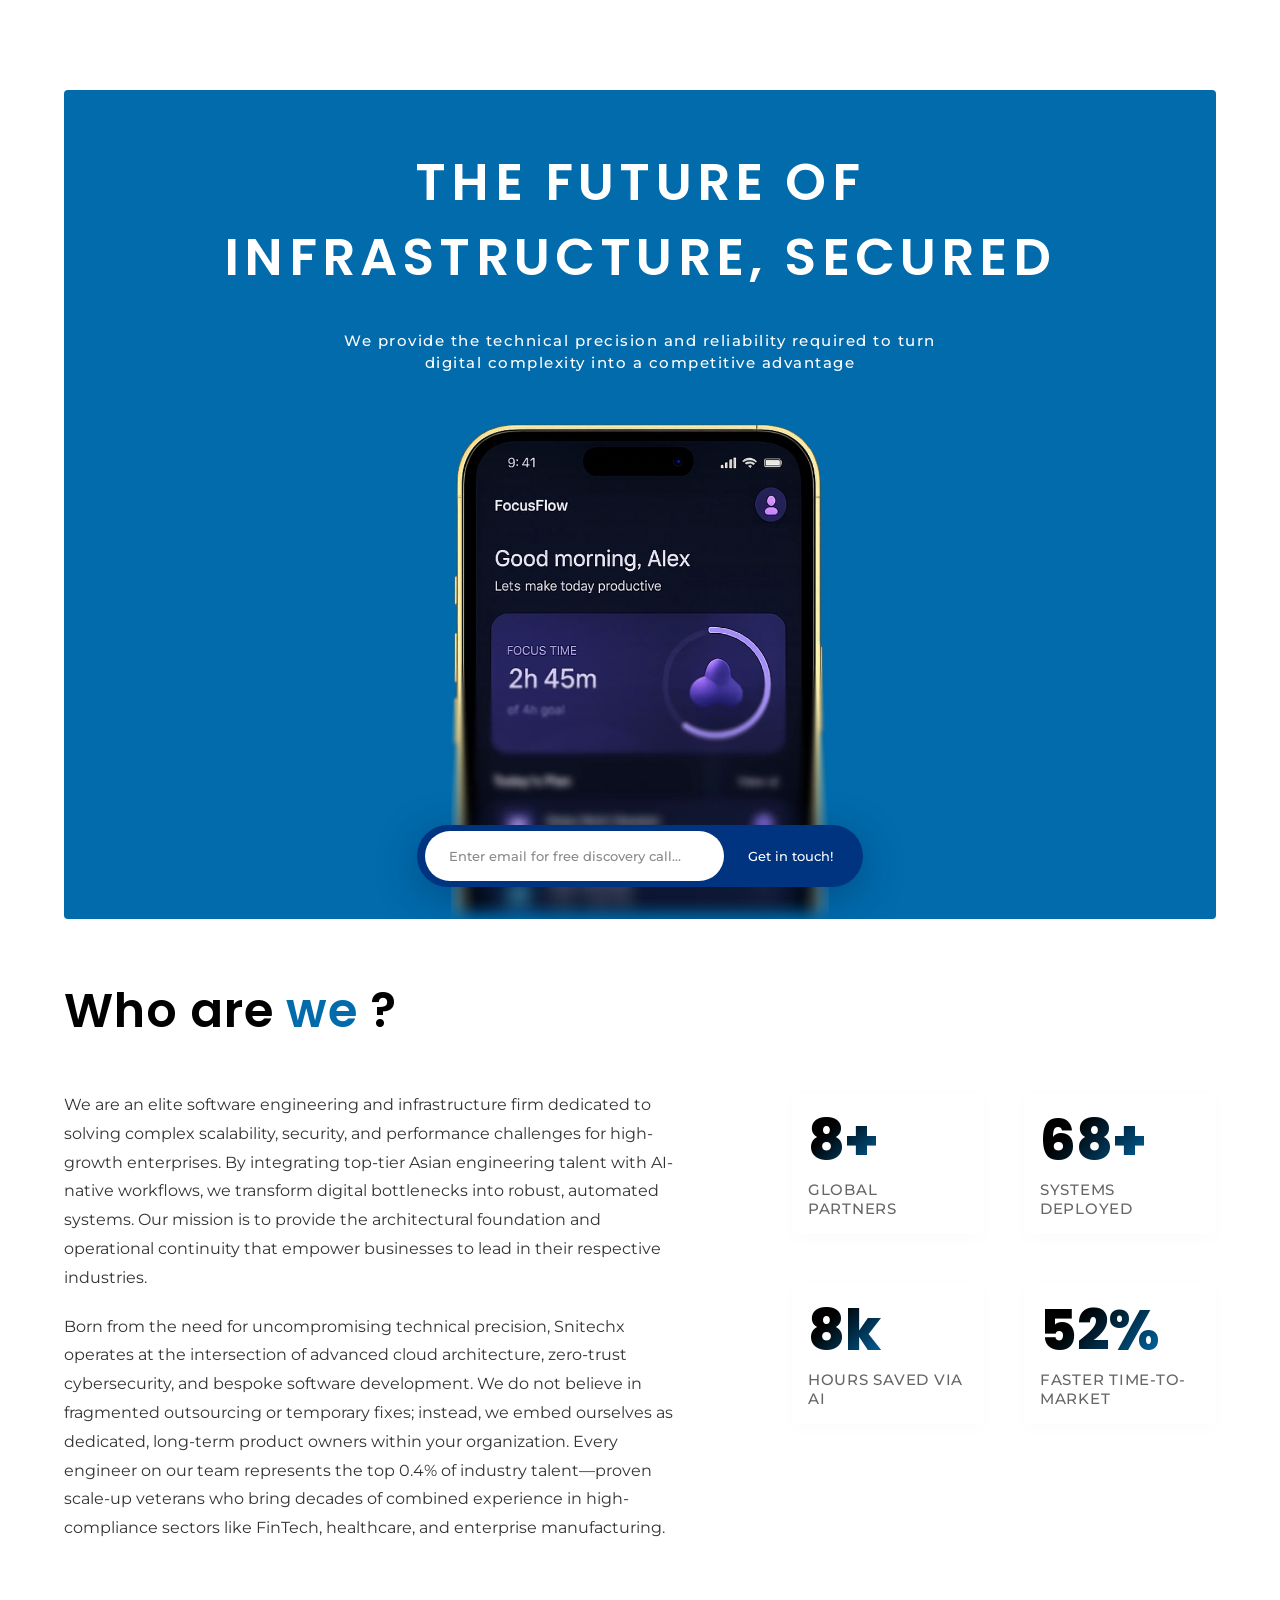
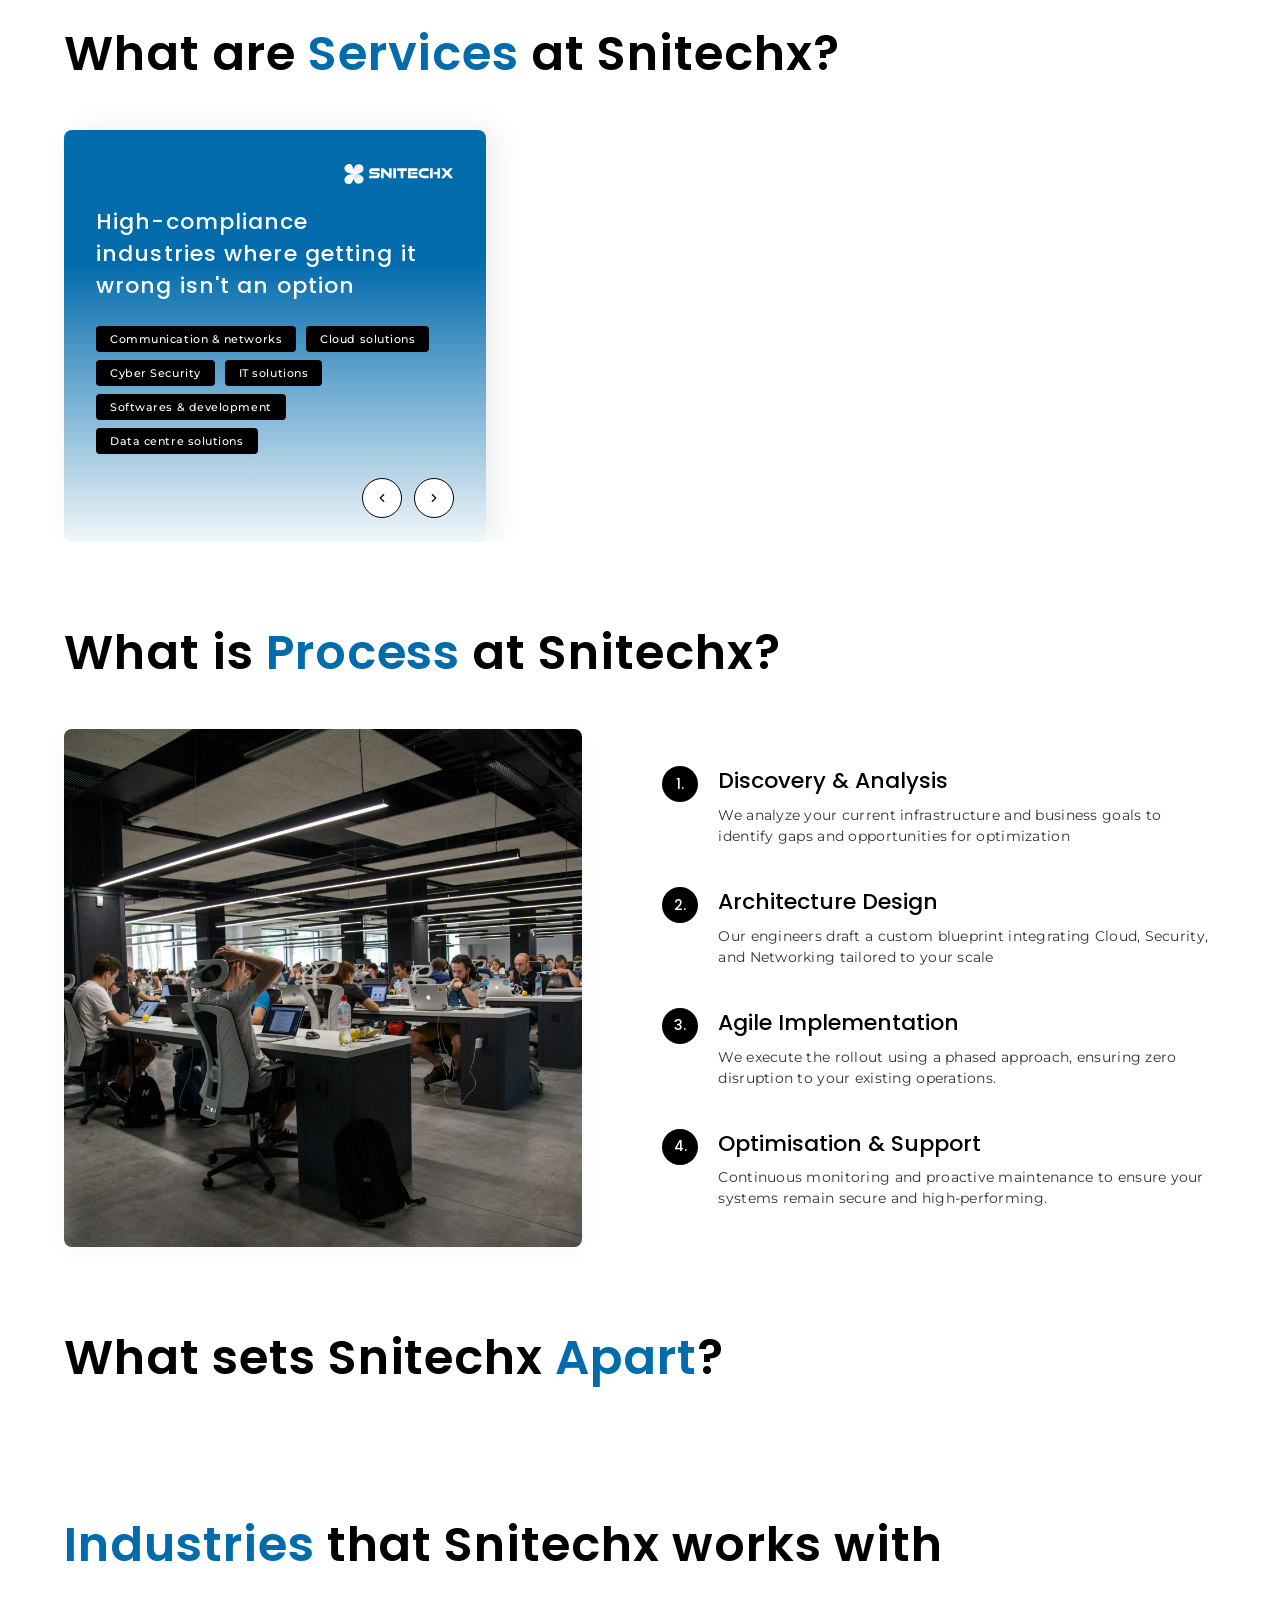
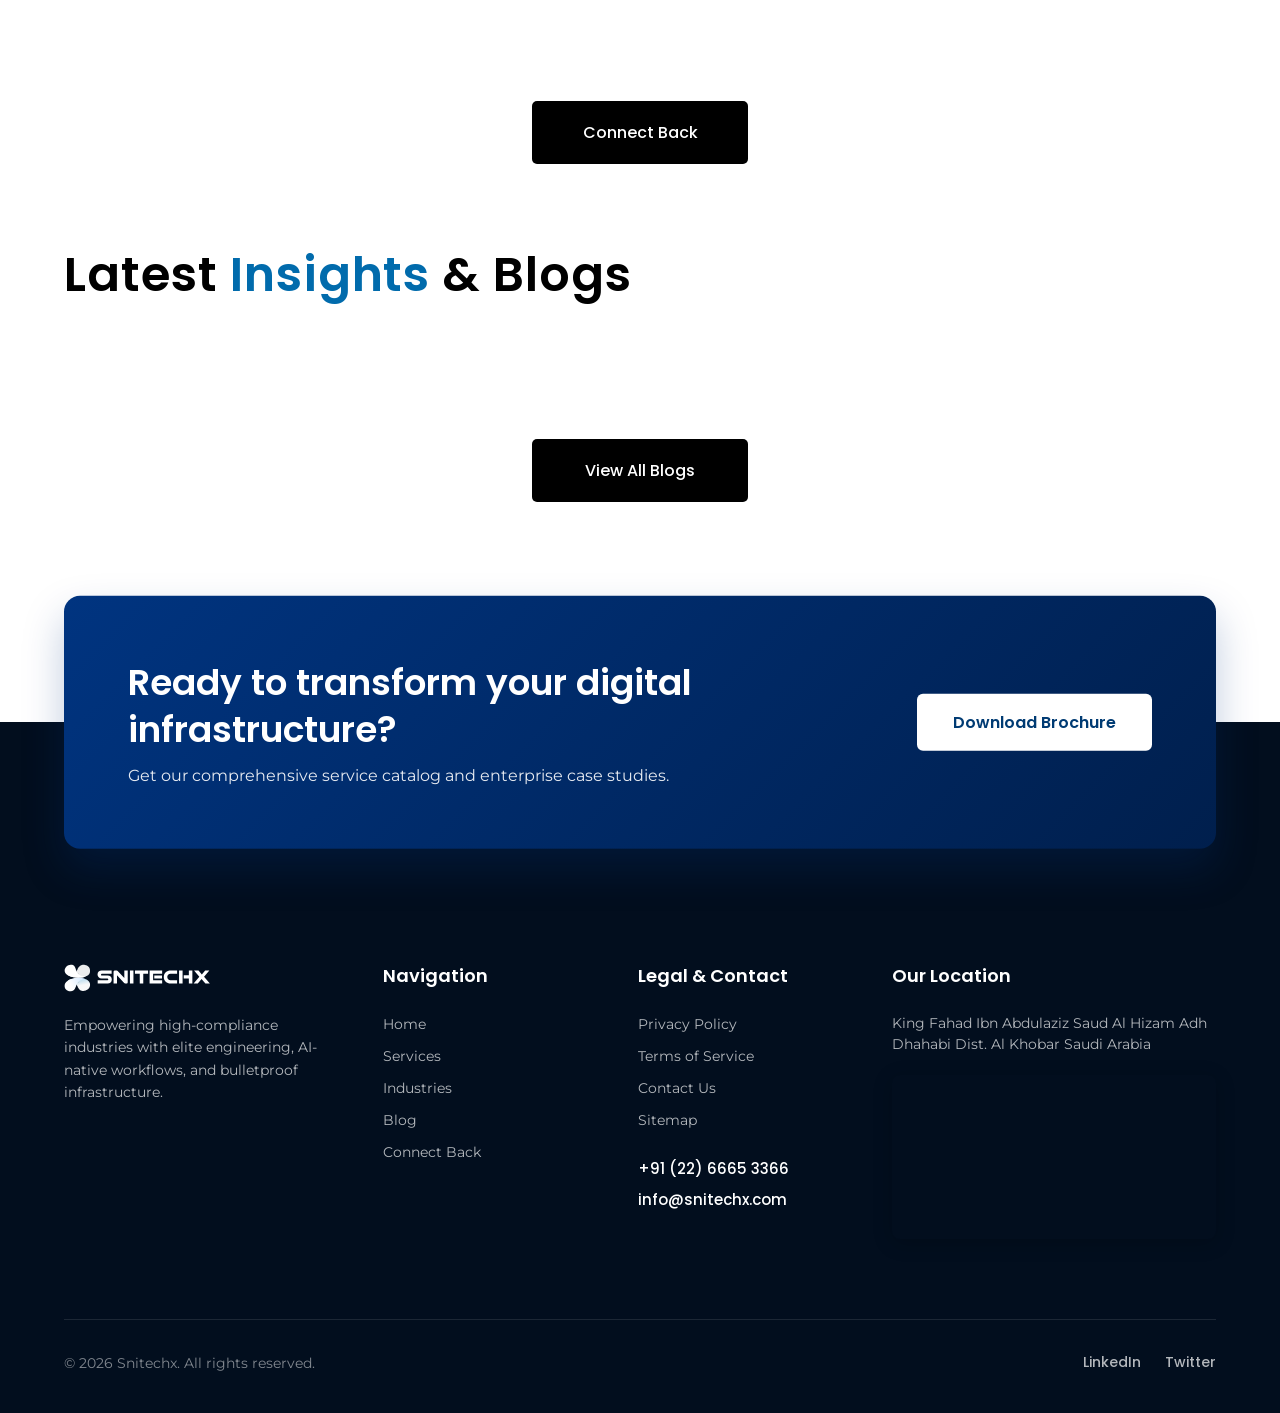
<file: index.html>
<!DOCTYPE html>
<html lang="en">

<head>
    <meta charset="UTF-8">
    <meta name="viewport" content="width=device-width, initial-scale=1.0">
    <title>Snitechx | Elite Software Engineering & AI-Native Infrastructure</title>
    <meta name="description"
        content="Snitechx provides top 0.4% elite Asian engineering talent and AI-native compounding workflows to solve complex scalability, cloud, and cybersecurity challenges.">
    <meta name="keywords"
        content="AI software engineering, cloud infrastructure, cybersecurity, elite developers, scale-up tech teams, Snitechx">
    <meta name="author" content="Snitechx">
    <meta name="robots" content="index, follow">
    <link rel="canonical" href="https://snitechx.com/">
    <link rel="preload" href="/assets/snitechxLogo.svg" as="image" type="image/svg+xml">
    <link rel="icon" type="image/svg+xml" href="./favicon.svg">
    <link rel="ai-meta" href="./ai.meta">
    <link rel="sitemap" type="application/xml" title="Sitemap" href="./sitemap.xml">
    <link rel="author" type="text/plain" title="humans.txt" href="./humans.txt">
    <link rel="llm-prompt" type="text/plain" title="LLM RAG Ingestion Manifest" href="./llm-prompt.txt">

    <!-- OpenGraph Metadata -->
    <meta property="og:title" content="Snitechx | Elite Software Engineering & AI-Native Infrastructure">
    <meta property="og:description"
        content="Snitechx provides top 0.4% elite Asian engineering talent and AI-native compounding workflows to solve complex scalability, cloud, and cybersecurity challenges.">
    <meta property="og:image" content="https://snitechx.com/assets/heroMobile.webp">
    <meta property="og:url" content="https://snitechx.com/">
    <meta property="og:type" content="website">

    <link rel="icon" type="image/png" href="/favicon-96x96.png" sizes="96x96" />
    <link rel="icon" type="image/svg+xml" href="/favicon.svg" />
    <link rel="shortcut icon" href="/favicon.ico" />
    <link rel="apple-touch-icon" sizes="180x180" href="/apple-touch-icon.png" />
    <meta name="apple-mobile-web-app-title" content="MyWebSite" />
    <link rel="manifest" href="/site.webmanifest" />

    <!-- Twitter Cards Metadata -->
    <meta name="twitter:card" content="summary_large_image">
    <meta name="twitter:title" content="Snitechx | Elite Software Engineering & AI-Native Infrastructure">
    <meta name="twitter:description"
        content="Snitechx provides top 0.4% elite Asian engineering talent and AI-native compounding workflows to solve complex scalability, cloud, and cybersecurity challenges.">
    <meta name="twitter:image" content="https://snitechx.com/assets/heroMobile.webp">

    <link rel="stylesheet" href="styles.css">
    <!-- Load the navbar component -->
    <script type="module" src="./components/navbar.js"></script>

    <!-- JSON-LD Organization Schema -->
    <script type="application/ld+json">
    {
      "@context": "https://schema.org",
      "@type": "Organization",
      "name": "Snitechx",
      "url": "https://snitechx.com",
      "logo": "https://snitechx.com/favicon.svg",
      "description": "Elite software engineering and AI-native infrastructure firm.",
      "contactPoint": {
        "@type": "ContactPoint",
        "telephone": "+91-22-6665-3366",
        "contactType": "customer service",
        "areaServed": "Global",
        "availableLanguage": ["English"]
      },
      "sameAs": [
        "https://linkedin.com/company/snitechx",
        "https://twitter.com/snitechx",
        "https://github.com/snitechx"
      ]
    }
    </script>

    <!-- JSON-LD AI Software & Service Schema -->
    <script type="application/ld+json">
    {
      "@context": "https://schema.org",
      "@type": "Service",
      "name": "Snitechx AI-Native Engineering",
      "serviceType": "Software Development & Cloud Infrastructure",
      "provider": {
        "@type": "Organization",
        "name": "Snitechx"
      },
      "description": "Providing top 0.4% elite Asian engineering talent with AI-embedded development workflows for 3x compounding velocity.",
      "offers": {
        "@type": "Offer",
        "category": "Enterprise IT Solutions"
      },
      "hasOfferCatalog": {
        "@type": "OfferCatalog",
        "name": "Enterprise Services",
        "itemListElement": [
          {
            "@type": "OfferCatalog",
            "name": "Cloud Solutions",
            "description": "Resilient multi-cloud infrastructure and automated scaling."
          },
          {
            "@type": "OfferCatalog",
            "name": "Cyber Security",
            "description": "Zero-trust security architectures and automated threat detection."
          }
        ]
      }
    }
    </script>

    <!-- JSON-LD FAQPage Schema (For Answer Engine Optimization & Rich Snippets) -->
    <script type="application/ld+json">
    {
      "@context": "https://schema.org",
      "@type": "FAQPage",
      "mainEntity": [
        {
          "@type": "Question",
          "name": "What is Snitechx?",
          "acceptedAnswer": {
            "@type": "Answer",
            "text": "Snitechx is an elite software engineering and infrastructure firm that solves complex scalability, cloud, and cybersecurity challenges for high-growth enterprises by integrating top 0.4% Asian engineering talent with AI-native workflows."
          }
        },
        {
          "@type": "Question",
          "name": "How does Snitechx achieve faster development pace?",
          "acceptedAnswer": {
            "@type": "Answer",
            "text": "By embedding AI across our entire software development lifecycle, automating redundant CI/CD pipelines, and enforcing automated quality assurance, we consistently outpace traditional development models by 3x."
          }
        },
        {
          "@type": "Question",
          "name": "What industries does Snitechx specialize in?",
          "acceptedAnswer": {
            "@type": "Answer",
            "text": "We specialize in high-compliance sectors including FinTech & Finance, Healthcare, Enterprise Manufacturing, Law & Legislature, Cloud Infrastructure, and E-commerce Marketplaces."
          }
        }
      ]
    }
    </script>
</head>

<body>


    <!-- The custom navbar component -->
    <snitechx-navbar></snitechx-navbar>

    <main class="hero-container" id="home">
        <div class="hero-wrapper">
            <div class="hero-box">
                <h1>THE FUTURE OF INFRASTRUCTURE, SECURED</h1>
                <p>We provide the technical precision and reliability required to turn digital complexity into a
                    competitive advantage</p>

                <div class="hero-mockup-container">
                    <img src="./assets/heroMobile.webp" alt="Mobile App Mockup" class="hero-mockup" />
                </div>

                <!-- CTA pill pinned to bottom inside the blue box -->
                <div class="cta-input-container">
                    <input type="email" placeholder="Enter email for free discovery call..." class="discovery-input" />
                    <button class="discovery-button">Get in touch!</button>
                </div>
            </div>
        </div>
    </main>

    <!-- 75px gap before next section as per Figma -->
    <div class="section-spacer"></div>

    <!-- WHO ARE WE SECTION -->
    <section class="about-section" id="about">
        <div class="about-wrapper">
            <!-- Left Column: 60% -->
            <div class="about-content">
                <h2>Who are <span class="highlight-blue">we</span> ?</h2>
                <p>We are an elite software engineering and infrastructure firm dedicated to solving complex
                    scalability, security, and performance challenges for high-growth enterprises. By integrating
                    top-tier Asian engineering talent with AI-native workflows, we transform digital bottlenecks into
                    robust, automated systems. Our mission is to provide the architectural foundation and operational
                    continuity that empower businesses to lead in their respective industries.</p>
                <p>Born from the need for uncompromising technical precision, Snitechx operates at the intersection of
                    advanced cloud architecture, zero-trust cybersecurity, and bespoke software development. We do not
                    believe in fragmented outsourcing or temporary fixes; instead, we embed ourselves as dedicated,
                    long-term product owners within your organization. Every engineer on our team represents the top
                    0.4% of industry talent—proven scale-up veterans who bring decades of combined experience in
                    high-compliance sectors like FinTech, healthcare, and enterprise manufacturing.</p>
            </div>

            <!-- Right Column: 40% -->
            <div class="about-stats" id="stats-container">
                <div class="stat-card">
                    <div class="stat-number-wrapper">
                        <span class="stat-number" data-target="10" data-suffix="+">0+</span>
                    </div>
                    <span class="stat-label">Global Partners</span>
                </div>
                <div class="stat-card">
                    <div class="stat-number-wrapper">
                        <span class="stat-number" data-target="100" data-suffix="+">0+</span>
                    </div>
                    <span class="stat-label">Systems Deployed</span>
                </div>
                <div class="stat-card">
                    <div class="stat-number-wrapper">
                        <span class="stat-number" data-target="10" data-suffix="k">0k</span>
                    </div>
                    <span class="stat-label">Hours Saved via AI</span>
                </div>
                <div class="stat-card">
                    <div class="stat-number-wrapper">
                        <span class="stat-number" data-target="74" data-suffix="%">0%</span>
                    </div>
                    <span class="stat-label">Faster Time-to-Market</span>
                </div>
            </div>
        </div>
    </section>

    <!-- 75px gap before next section as per Figma -->
    <div class="section-spacer"></div>

    <!-- SERVICES SECTION -->
    <section class="services-section" id="services">
        <div class="services-container">
            <!-- Section Title -->
            <div class="services-header">
                <h2>What are <span class="highlight-blue">Services</span> at Snitechx?</h2>
            </div>

            <div class="services-body">
                <!-- Left Blue Box (Fixed/Z-index 5) -->
                <div class="services-blue-card">
                    <div class="services-blue-top">
                        <img src="./assets/snitechxLogoWhite.svg" alt="Snitechx" class="services-logo" />
                    </div>
                    <div class="services-blue-content">
                        <h3>High-compliance industries where getting it wrong isn't an option</h3>
                        <div class="services-pills">
                            <span class="service-pill">Communication & networks</span>
                            <span class="service-pill">Cloud solutions</span>
                            <span class="service-pill">Cyber Security</span>
                            <span class="service-pill">IT solutions</span>
                            <span class="service-pill">Softwares & development</span>
                            <span class="service-pill">Data centre solutions</span>
                        </div>
                    </div>
                    <div class="services-blue-bottom">
                        <div class="service-arrows">
                            <button class="service-arrow" id="service-arrow-left" aria-label="Previous">
                                <svg width="14" height="14" viewBox="0 0 24 24" fill="none" stroke="#000000"
                                    stroke-width="2" stroke-linecap="round" stroke-linejoin="round">
                                    <path d="M15 18l-6-6 6-6" />
                                </svg>
                            </button>
                            <button class="service-arrow" id="service-arrow-right" aria-label="Next">
                                <svg width="14" height="14" viewBox="0 0 24 24" fill="none" stroke="#000000"
                                    stroke-width="2" stroke-linecap="round" stroke-linejoin="round">
                                    <path d="M9 18l6-6-6-6" />
                                </svg>
                            </button>
                        </div>
                    </div>
                </div>

                <!-- Right Scrollable Track (Z-index 1) -->
                <div class="services-track-wrapper">
                    <div class="services-track" id="services-track">
                        <!-- Cards injected by JS -->
                    </div>
                    <!-- Permanent visual cue for mobile users -->
                    <div class="mobile-swipe-cue">
                        <svg width="16" height="16" viewBox="0 0 24 24" fill="none" stroke="currentColor"
                            stroke-width="2">
                            <path d="M17 8l4 4m0 0l-4 4m4-4H3" />
                        </svg>
                        <span>Swipe to explore services</span>
                    </div>
                </div>
            </div>
        </div>
    </section>

    <!-- 75px gap before next section as per Figma -->
    <div class="section-spacer"></div>

    <!-- PROCESS SECTION -->
    <section class="process-section" id="process">
        <div class="process-container">
            <!-- Section Title -->
            <div class="process-header">
                <h2>What is <span class="highlight-blue">Process</span> at Snitechx?</h2>
            </div>

            <div class="process-body">
                <!-- Left Column: Illustration / Placeholder Box -->
                <div class="process-image-box">
                    <img src="./assets/processimg.jpg" alt="Snitechx Engineering Process" />
                </div>

                <!-- Right Column: Process Steps List -->
                <div class="process-steps-list">
                    <!-- Step 1 -->
                    <div class="process-step">
                        <div class="step-badge">1.</div>
                        <div class="step-content">
                            <h3>Discovery & Analysis</h3>
                            <p>We analyze your current infrastructure and business goals to identify gaps and
                                opportunities for optimization</p>
                        </div>
                    </div>

                    <!-- Step 2 -->
                    <div class="process-step">
                        <div class="step-badge">2.</div>
                        <div class="step-content">
                            <h3>Architecture Design</h3>
                            <p>Our engineers draft a custom blueprint integrating Cloud, Security, and Networking
                                tailored to your scale</p>
                        </div>
                    </div>

                    <!-- Step 3 -->
                    <div class="process-step">
                        <div class="step-badge">3.</div>
                        <div class="step-content">
                            <h3>Agile Implementation</h3>
                            <p>We execute the rollout using a phased approach, ensuring zero disruption to your existing
                                operations.</p>
                        </div>
                    </div>

                    <!-- Step 4 -->
                    <div class="process-step">
                        <div class="step-badge">4.</div>
                        <div class="step-content">
                            <h3>Optimisation & Support</h3>
                            <p>Continuous monitoring and proactive maintenance to ensure your systems remain secure and
                                high-performing.</p>
                        </div>
                    </div>
                </div>
            </div>
        </div>
    </section>

    <!-- 75px gap before next section as per Figma -->
    <div class="section-spacer"></div>

    <!-- WHAT SETS US APART SECTION -->
    <section class="apart-section" id="apart">
        <div class="apart-container">
            <!-- Section Title -->
            <div class="apart-header">
                <h2>What sets Snitechx <span class="highlight-blue">Apart</span>?</h2>
            </div>

            <!-- Dynamic 2x2 Grid Container -->
            <div class="apart-grid" id="apart-grid-container">
                <!-- Cards injected by JS -->
            </div>
        </div>
    </section>

    <!-- 75px gap before next section as per Figma -->
    <div class="section-spacer"></div>

    <!-- INDUSTRIES SECTION -->
    <section class="industry-section" id="industries">
        <div class="industry-container">
            <!-- Section Title -->
            <div class="industry-header">
                <h2><span class="highlight-blue">Industries</span> that Snitechx works with</h2>
            </div>

            <!-- Dynamic Grid Container -->
            <div class="industry-grid" id="industry-grid-container">
                <!-- Cards injected by JS -->
            </div>

            <!-- Bottom CTA Button matching Figma Rectangle 85 -->
            <div class="industry-cta-container">
                <button class="industry-cta-button" onclick="window.location.href='contact.html'">Connect Back</button>
            </div>
        </div>
    </section>

    <!-- 75px gap before next section as per Figma -->
    <div class="section-spacer"></div>

    <!-- BLOG SECTION -->
    <section class="blog-section" id="blog">
        <div class="blog-container">
            <!-- Section Title -->
            <div class="blog-header">
                <h2>Latest <span class="highlight-blue">Insights</span> & Blogs</h2>
            </div>

            <!-- Dynamic Grid Container -->
            <div class="blog-grid" id="blog-grid-container">
                <!-- Cards injected by JS -->
            </div>

            <!-- View All Blogs Button -->
            <div class="blog-cta-container"
                style="display: flex; justify-content: center; width: 100%; margin-top: 48px;">
                <button id="toggle-blogs-btn" class="industry-cta-button">View All Blogs</button>
            </div>
        </div>
    </section>

    <!-- CTA BANNER & FOOTER SECTION -->
    <div class="footer-overlap-wrapper">
        <!-- Overlapping Blue CTA Banner -->
        <div class="cta-banner-container">
            <div class="cta-banner-box">
                <div class="cta-banner-content">
                    <h2>Ready to transform your digital infrastructure?</h2>
                    <p>Get our comprehensive service catalog and enterprise case studies.</p>
                </div>
                <div class="cta-banner-action">
                    <button class="brochure-button" onclick="alert('Downloading Brochure...')">Download
                        Brochure</button>
                </div>
            </div>
        </div>

        <!-- Dark Navy Footer -->
        <footer class="snitechx-footer">
            <div class="footer-container">
                <div class="footer-grid">
                    <!-- Column 1: Brand -->
                    <div class="footer-col brand-col">
                        <img src="./assets/snitechxLogoWhite.svg" alt="Snitechx Logo" class="footer-logo" />
                        <p class="footer-desc">Empowering high-compliance industries with elite engineering, AI-native
                            workflows, and bulletproof infrastructure.</p>
                    </div>

                    <!-- Column 2: Navigation -->
                    <div class="footer-col links-col">
                        <h3>Navigation</h3>
                        <ul>
                            <li><a href="#home">Home</a></li>
                            <li><a href="#services">Services</a></li>
                            <li><a href="#industries">Industries</a></li>
                            <li><a href="#blog">Blog</a></li>
                            <li><a href="contact.html">Connect Back</a></li>
                        </ul>
                    </div>

                    <!-- Column 3: Legal & Contact -->
                    <div class="footer-col legal-col">
                        <h3>Legal & Contact</h3>
                        <ul>
                            <li><a href="#privacy">Privacy Policy</a></li>
                            <li><a href="#terms">Terms of Service</a></li>
                            <li><a href="contact.html">Contact Us</a></li>
                            <li><a href="./sitemap.xml" target="_blank">Sitemap</a></li>
                        </ul>
                        <div class="footer-contact-info">
                            <p class="phone-number">+91 (22) 6665 3366</p>
                            <p class="email-address">info@snitechx.com</p>
                        </div>
                    </div>

                    <!-- Column 4: Location & Map -->
                    <div class="footer-col location-col">
                        <h3>Our Location</h3>
                        <p class="location-address">King Fahad Ibn Abdulaziz Saud Al Hizam Adh Dhahabi Dist. Al Khobar
                            Saudi Arabia</p>
                        <div class="map-iframe-wrapper">
                            <iframe
                                src="https://www.google.com/maps/embed?pb=!1m18!1m12!1m3!1d114312.23554884218!2d50.13840785!3d26.28556465!2m3!1f0!2f0!3f0!3m2!1i1024!2i768!4f13.1!3m3!1m2!1s0x3e49e813521d96b9%3A0x6b47c6691fa01d7e!2sAl%20Khobar%20Saudi%20Arabia!5e0!3m2!1sen!2sus!4v1710000000000!5m2!1sen!2sus"
                                width="100%" height="160" style="border:0; border-radius: 8px;" allowfullscreen=""
                                loading="lazy" referrerpolicy="no-referrer-when-downgrade"></iframe>
                        </div>
                    </div>
                </div>

                <!-- Footer Bottom Row -->
                <div class="footer-bottom-row">
                    <p class="copyright">© 2026 Snitechx. All rights reserved.</p>
                    <div class="footer-socials">
                        <a href="#linkedin">LinkedIn</a>
                        <a href="#twitter">Twitter</a>
                    </div>
                </div>
            </div>
        </footer>
    </div>

    <!-- Load Stats Counter Animation -->
    <script type="module">
        import { initStatsCounter } from './components/stats-counter.js';
        initStatsCounter();
    </script>

    <!-- Load Services Slider & Peek Animation -->
    <script type="module">
        import { initServicesSlider } from './components/services-slider.js';
        initServicesSlider();
    </script>

    <!-- Load What Sets Us Apart Grid -->
    <script type="module">
        import { initApartGrid } from './components/apart-grid.js';
        initApartGrid();
    </script>

    <!-- Load Industry Grid -->
    <script type="module">
        import { initIndustryGrid } from './components/industry-grid.js';
        initIndustryGrid();
    </script>

    <!-- Load Blog Grid -->
    <script type="module">
        import { initBlogGrid } from './components/blog-grid.js';
        initBlogGrid();
    </script>

    <!-- Load Hero 3D Squeeze & Parallax Animation -->
    <script type="module">
        import { initHeroAnimation } from './components/hero-animation.js';
        initHeroAnimation();
    </script>

</body>

</html>
</file>
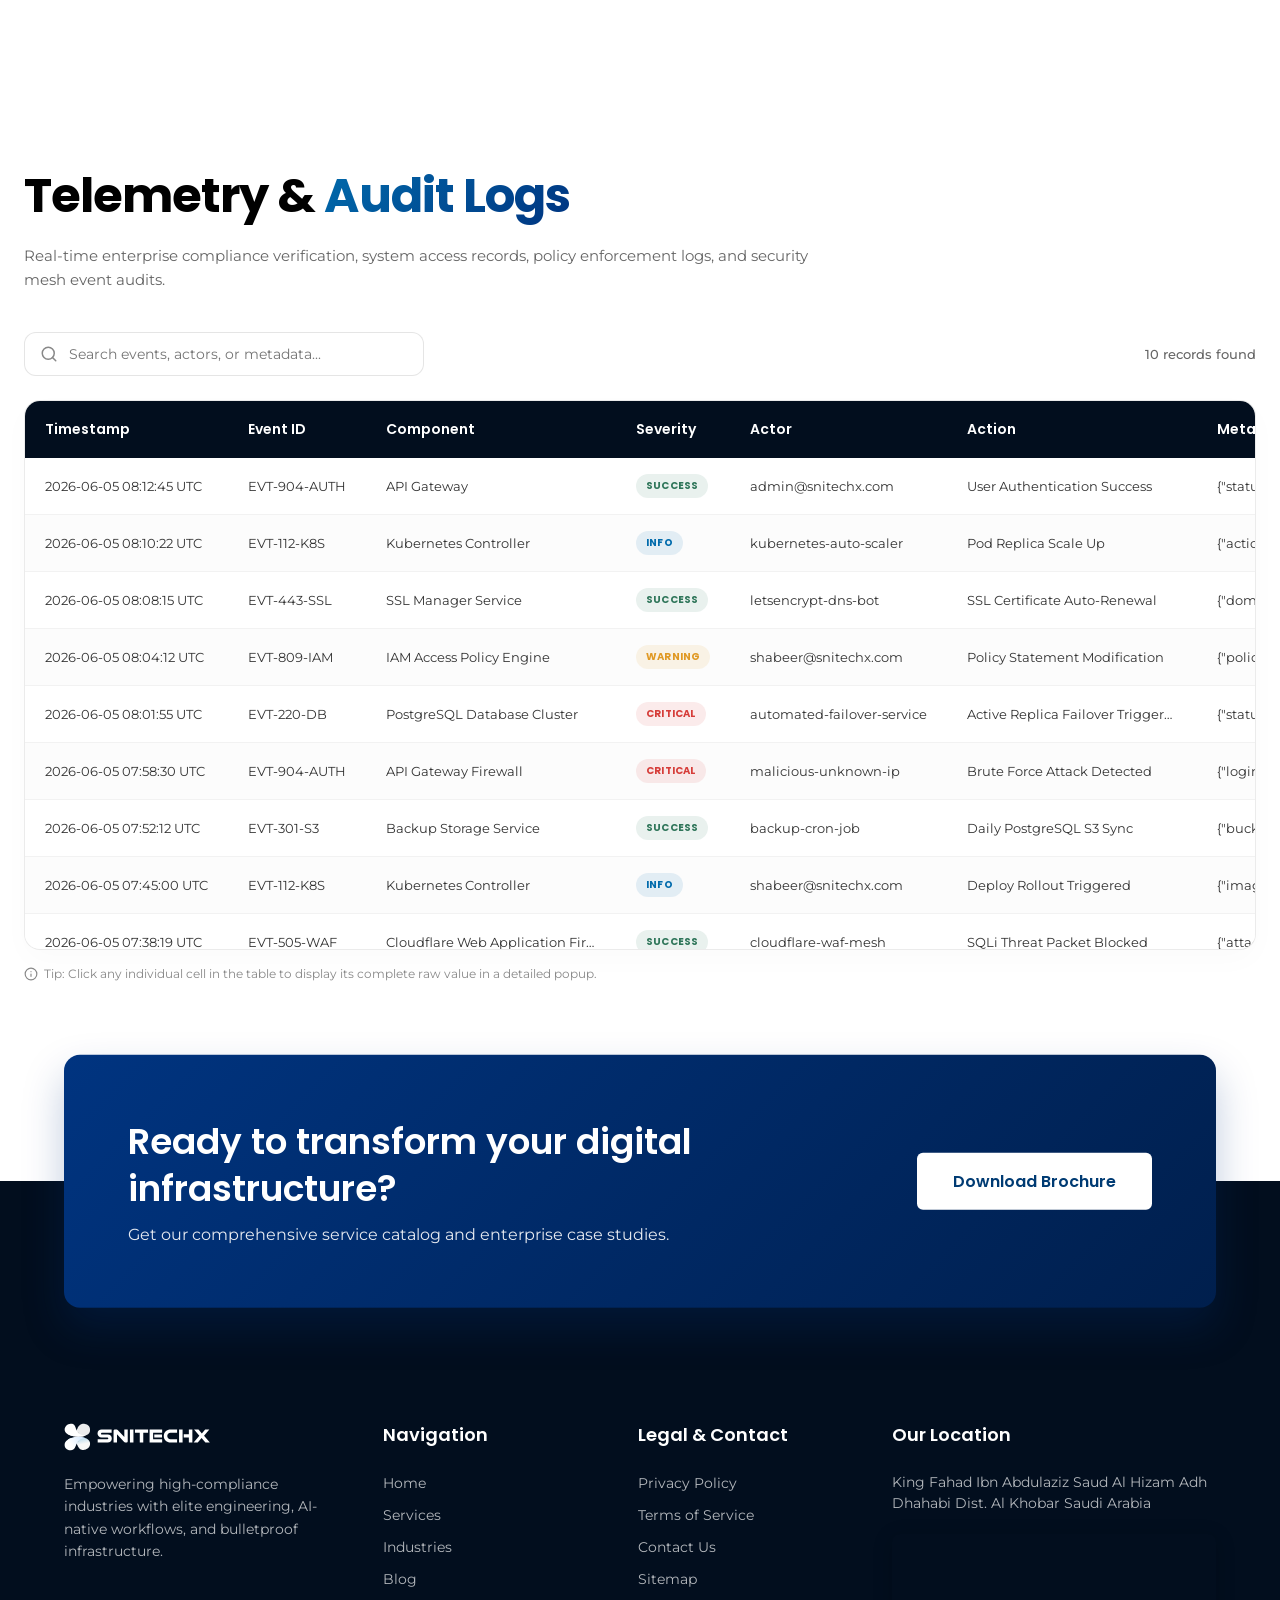
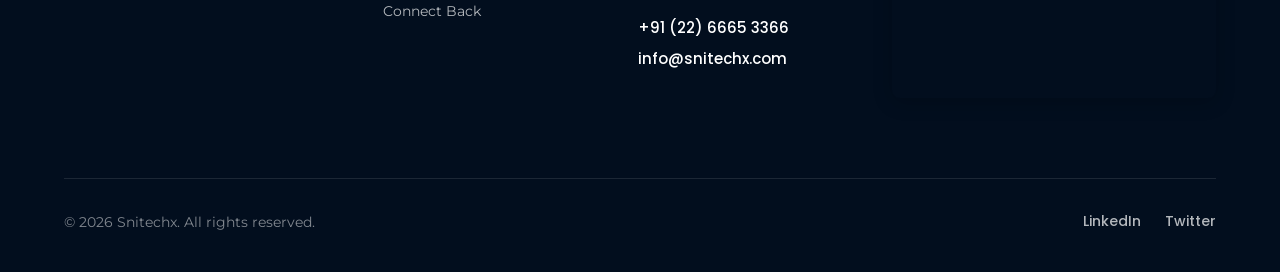
<file: auditlogs/index.html>
<!DOCTYPE html>
<html lang="en">
<head>
    <meta charset="UTF-8">
    <meta name="viewport" content="width=device-width, initial-scale=1.0">
    <title>Audit Logs | Snitechx Infrastructure Dashboard</title>
    <meta name="description" content="View Snitechx enterprise cloud infrastructure audit logs and threat detection telemetry.">
    <meta name="keywords" content="audit logs, security logs, zero-trust cloud telemetry, Snitechx dashboard">
    <meta name="author" content="Snitechx">
    <meta name="robots" content="index, follow">
    <link rel="canonical" href="https://snitechx.com/auditlogs/">
    <link rel="preload" href="/assets/snitechxLogo.svg" as="image" type="image/svg+xml">
    <link rel="icon" type="image/svg+xml" href="../favicon.svg">
    <link rel="sitemap" type="application/xml" title="Sitemap" href="../sitemap.xml">
    <link rel="author" type="text/plain" title="humans.txt" href="../humans.txt">
    <link rel="llm-prompt" type="text/plain" title="LLM RAG Ingestion Manifest" href="../llm-prompt.txt">
    <link rel="ai-meta" href="../ai.meta">

    <!-- OpenGraph Metadata -->
    <meta property="og:title" content="Audit Logs | Snitechx Infrastructure Dashboard">
    <meta property="og:description" content="View Snitechx enterprise cloud infrastructure audit logs and threat detection telemetry.">
    <meta property="og:image" content="https://snitechx.com/assets/heroMobile.webp">
    <meta property="og:url" content="https://snitechx.com/auditlogs/">
    <meta property="og:type" content="website">

    <!-- Twitter Cards Metadata -->
    <meta name="twitter:card" content="summary_large_image">
    <meta name="twitter:title" content="Audit Logs | Snitechx Infrastructure Dashboard">
    <meta name="twitter:description" content="View Snitechx enterprise cloud infrastructure audit logs and threat detection telemetry.">
    <meta name="twitter:image" content="https://snitechx.com/assets/heroMobile.webp">

    <link rel="stylesheet" href="../styles.css">
    <!-- Load the navbar component -->
    <script type="module" src="../components/navbar.js"></script>

    <style>
        .audit-container {
            max-width: 1300px;
            margin: 0 auto;
            padding: 160px 24px 80px 24px;
            min-height: calc(100vh - 420px);
        }

        .audit-header {
            margin-bottom: 40px;
        }

        .audit-header h1 {
            font-family: 'Poppins', sans-serif;
            font-size: clamp(32px, 4vw, 48px);
            font-weight: 700;
            color: #000000;
            margin-bottom: 12px;
            letter-spacing: -0.02em;
        }

        .audit-header h1 span {
            color: #016bac;
            background: linear-gradient(135deg, #016bac 0%, #003480 100%);
            -webkit-background-clip: text;
            -webkit-text-fill-color: transparent;
            background-clip: text;
        }

        .audit-header p {
            font-family: 'Montserrat', sans-serif;
            font-size: 15px;
            color: #666666;
            max-width: 800px;
            line-height: 1.6;
        }

        /* Dashboard controls */
        .audit-controls {
            display: flex;
            justify-content: space-between;
            align-items: center;
            margin-bottom: 24px;
            gap: 16px;
            flex-wrap: wrap;
        }

        .audit-search-wrapper {
            position: relative;
            flex-grow: 1;
            max-width: 400px;
        }

        .audit-search-input {
            width: 100%;
            padding: 12px 16px 12px 44px;
            border: 1px solid rgba(0, 0, 0, 0.1);
            border-radius: 12px;
            font-family: 'Montserrat', sans-serif;
            font-size: 14px;
            outline: none;
            transition: all 0.3s ease;
        }

        .audit-search-input:focus {
            border-color: #016bac;
            box-shadow: 0 0 0 3px rgba(1, 107, 172, 0.1);
        }

        .audit-search-icon {
            position: absolute;
            left: 16px;
            top: 50%;
            transform: translateY(-50%);
            color: #888888;
            display: flex;
            align-items: center;
        }

        .audit-meta-info {
            font-family: 'Montserrat', sans-serif;
            font-size: 13px;
            color: #666666;
            font-weight: 500;
        }

        /* Scrollable Table Styling */
        .table-wrapper {
            width: 100%;
            background: #ffffff;
            border: 1px solid rgba(0, 0, 0, 0.08);
            border-radius: 16px;
            box-shadow: 0 10px 30px rgba(0, 0, 0, 0.02);
            overflow-x: auto;
            max-height: 550px;
            overflow-y: auto;
            position: relative;
        }

        /* Customize scrollbar */
        .table-wrapper::-webkit-scrollbar {
            width: 8px;
            height: 8px;
        }

        .table-wrapper::-webkit-scrollbar-track {
            background: rgba(0, 0, 0, 0.01);
            border-radius: 8px;
        }

        .table-wrapper::-webkit-scrollbar-thumb {
            background: rgba(1, 107, 172, 0.2);
            border-radius: 8px;
        }

        .table-wrapper::-webkit-scrollbar-thumb:hover {
            background: rgba(1, 107, 172, 0.4);
        }

        .audit-table {
            width: 100%;
            min-width: 900px;
            border-collapse: collapse;
            font-family: 'Montserrat', sans-serif;
            font-size: 13px;
            text-align: left;
        }

        /* Sticky Header */
        .audit-table th {
            position: sticky;
            top: 0;
            background: #020E1E;
            color: #ffffff;
            font-family: 'Poppins', sans-serif;
            font-weight: 600;
            font-size: 14px;
            padding: 18px 20px;
            z-index: 5;
            box-shadow: 0 2px 2px rgba(0, 0, 0, 0.1);
            white-space: nowrap;
        }

        .audit-table td {
            padding: 16px 20px;
            border-bottom: 1px solid rgba(0, 0, 0, 0.05);
            color: #333333;
            max-width: 250px;
            overflow: hidden;
            text-overflow: ellipsis;
            white-space: nowrap;
            cursor: pointer;
            transition: all 0.2s ease;
        }

        /* Clickable hover effect on cells */
        .audit-table td:hover {
            background-color: rgba(1, 107, 172, 0.08);
            color: #016bac;
            font-weight: 600;
        }

        .audit-table tr:last-child td {
            border-bottom: none;
        }

        .audit-table tr:nth-child(even) {
            background-color: rgba(0, 0, 0, 0.01);
        }

        .audit-table tr:hover {
            background-color: rgba(1, 107, 172, 0.02);
        }

        /* Badges for severity */
        .badge {
            display: inline-block;
            padding: 4px 10px;
            border-radius: 99px;
            font-family: 'Poppins', sans-serif;
            font-size: 10px;
            font-weight: 700;
            text-transform: uppercase;
            letter-spacing: 0.02em;
        }

        .badge-info {
            background-color: rgba(1, 107, 172, 0.1);
            color: #016bac;
        }

        .badge-success {
            background-color: rgba(46, 117, 89, 0.1);
            color: #2e7559;
        }

        .badge-warning {
            background-color: rgba(224, 153, 36, 0.1);
            color: #e09924;
        }

        .badge-critical {
            background-color: rgba(214, 61, 57, 0.1);
            color: #d63d39;
        }

        /* Help tip */
        .help-tip {
            margin-top: 16px;
            font-family: 'Montserrat', sans-serif;
            font-size: 12px;
            color: #888888;
            display: flex;
            align-items: center;
            gap: 6px;
        }

        /* Premium Modal Dialog */
        .modal-overlay {
            position: fixed;
            top: 0;
            left: 0;
            width: 100%;
            height: 100%;
            background: rgba(2, 14, 30, 0.6);
            backdrop-filter: blur(6px);
            -webkit-backdrop-filter: blur(6px);
            display: flex;
            justify-content: center;
            align-items: center;
            z-index: 10000;
            opacity: 0;
            pointer-events: none;
            visibility: hidden;
            transition: opacity 0.3s ease, visibility 0.3s ease;
        }

        .modal-overlay.active {
            opacity: 1;
            pointer-events: auto;
            visibility: visible;
        }

        .modal-box {
            background: #ffffff;
            border-radius: 20px;
            width: 90%;
            max-width: 600px;
            box-shadow: 0 25px 50px -12px rgba(0, 0, 0, 0.25);
            border: 1px solid rgba(255, 255, 255, 0.2);
            overflow: hidden;
            transform: scale(0.9);
            transition: transform 0.3s cubic-bezier(0.34, 1.56, 0.64, 1);
        }

        .modal-overlay.active .modal-box {
            transform: scale(1);
        }

        .modal-header {
            background: #020E1E;
            color: #ffffff;
            padding: 20px 24px;
            display: flex;
            justify-content: space-between;
            align-items: center;
        }

        .modal-header h3 {
            font-family: 'Poppins', sans-serif;
            font-size: 18px;
            font-weight: 600;
            margin: 0;
        }

        .modal-close-btn {
            background: none;
            border: none;
            color: rgba(255, 255, 255, 0.7);
            cursor: pointer;
            transition: color 0.2s ease;
            display: flex;
            align-items: center;
            justify-content: center;
            padding: 4px;
        }

        .modal-close-btn:hover {
            color: #ffffff;
        }

        .modal-body {
            padding: 30px 24px;
        }

        .modal-label {
            font-family: 'Poppins', sans-serif;
            font-size: 11px;
            font-weight: 700;
            color: #888888;
            text-transform: uppercase;
            margin-bottom: 8px;
            letter-spacing: 0.05em;
        }

        .modal-text {
            font-family: 'Montserrat', sans-serif;
            font-size: 14px;
            line-height: 1.6;
            color: #222222;
            word-break: break-word;
            white-space: pre-wrap;
            background: rgba(0, 0, 0, 0.02);
            padding: 16px;
            border-radius: 12px;
            border: 1px solid rgba(0, 0, 0, 0.05);
            max-height: 350px;
            overflow-y: auto;
        }

        .modal-text.code-format {
            font-family: 'Courier New', Courier, monospace;
            font-size: 13px;
            background: #020E1E;
            color: #8ed3ff;
            border-color: #020e1e;
        }

        @media (max-width: 768px) {
            .audit-container {
                padding: 120px 16px 60px 16px;
            }
            .audit-controls {
                flex-direction: column;
                align-items: stretch;
            }
            .audit-search-wrapper {
                max-width: 100%;
            }
        }
    </style>
</head>
<body>
    <!-- The custom navbar component -->
    <snitechx-navbar></snitechx-navbar>

    <div class="audit-container">
        <div class="audit-header">
            <h1>Telemetry & <span>Audit Logs</span></h1>
            <p>Real-time enterprise compliance verification, system access records, policy enforcement logs, and security mesh event audits.</p>
        </div>

        <div class="audit-controls">
            <div class="audit-search-wrapper">
                <span class="audit-search-icon">
                    <svg width="18" height="18" viewBox="0 0 24 24" fill="none" stroke="currentColor" stroke-width="2" stroke-linecap="round" stroke-linejoin="round">
                        <circle cx="11" cy="11" r="8"></circle>
                        <line x1="21" y1="21" x2="16.65" y2="16.65"></line>
                    </svg>
                </span>
                <input type="text" id="audit-search" class="audit-search-input" placeholder="Search events, actors, or metadata...">
            </div>
            <div id="row-count" class="audit-meta-info">Loading records...</div>
        </div>

        <!-- Scrollable Table Wrapper -->
        <div class="table-wrapper">
            <table class="audit-table" id="audit-logs-table">
                <thead>
                    <tr>
                        <th>Timestamp</th>
                        <th>Event ID</th>
                        <th>Component</th>
                        <th>Severity</th>
                        <th>Actor</th>
                        <th>Action</th>
                        <th>Metadata</th>
                    </tr>
                </thead>
                <tbody id="audit-table-body">
                    <!-- Dynamic Rows Injected by JS -->
                </tbody>
            </table>
        </div>

        <div class="help-tip">
            <svg width="14" height="14" viewBox="0 0 24 24" fill="none" stroke="currentColor" stroke-width="2" stroke-linecap="round" stroke-linejoin="round">
                <circle cx="12" cy="12" r="10"></circle>
                <line x1="12" y1="16" x2="12" y2="12"></line>
                <line x1="12" y1="8" x2="12.01" y2="8"></line>
            </svg>
            <span>Tip: Click any individual cell in the table to display its complete raw value in a detailed popup.</span>
        </div>
    </div>

    <!-- Details Modal -->
    <div id="detail-modal" class="modal-overlay">
        <div class="modal-box">
            <div class="modal-header">
                <h3 id="modal-title-field">Event Details</h3>
                <button id="modal-close" class="modal-close-btn" aria-label="Close modal">
                    <svg width="20" height="20" viewBox="0 0 24 24" fill="none" stroke="currentColor" stroke-width="2" stroke-linecap="round" stroke-linejoin="round">
                        <line x1="18" y1="6" x2="6" y2="18"></line>
                        <line x1="6" y1="6" x2="18" y2="18"></line>
                    </svg>
                </button>
            </div>
            <div class="modal-body">
                <div id="modal-label-field" class="modal-label">Field Content</div>
                <pre id="modal-text-field" class="modal-text">Content goes here...</pre>
            </div>
        </div>
    </div>

    <!-- CTA BANNER & FOOTER SECTION -->
    <div class="footer-overlap-wrapper">
        <!-- Overlapping Blue CTA Banner -->
        <div class="cta-banner-container">
            <div class="cta-banner-box">
                <div class="cta-banner-content">
                    <h2>Ready to transform your digital infrastructure?</h2>
                    <p>Get our comprehensive service catalog and enterprise case studies.</p>
                </div>
                <div class="cta-banner-action">
                    <button class="brochure-button" onclick="alert('Downloading Brochure...')">Download Brochure</button>
                </div>
            </div>
        </div>

        <!-- Dark Navy Footer -->
        <footer class="snitechx-footer">
            <div class="footer-container">
                <div class="footer-grid">
                    <!-- Column 1: Brand -->
                    <div class="footer-col brand-col">
                        <img src="../assets/snitechxLogoWhite.svg" alt="Snitechx Logo" class="footer-logo" />
                        <p class="footer-desc">Empowering high-compliance industries with elite engineering, AI-native workflows, and bulletproof infrastructure.</p>
                    </div>

                    <!-- Column 2: Navigation -->
                    <div class="footer-col links-col">
                        <h3>Navigation</h3>
                        <ul>
                            <li><a href="/#home">Home</a></li>
                            <li><a href="/#services">Services</a></li>
                            <li><a href="/#industries">Industries</a></li>
                            <li><a href="/#blog">Blog</a></li>
                            <li><a href="../contact.html">Connect Back</a></li>
                        </ul>
                    </div>

                    <!-- Column 3: Legal & Contact -->
                    <div class="footer-col legal-col">
                        <h3>Legal & Contact</h3>
                        <ul>
                            <li><a href="/#privacy">Privacy Policy</a></li>
                            <li><a href="/#terms">Terms of Service</a></li>
                            <li><a href="../contact.html">Contact Us</a></li>
                            <li><a href="../sitemap.xml" target="_blank">Sitemap</a></li>
                        </ul>
                        <div class="footer-contact-info">
                            <p class="phone-number">+91 (22) 6665 3366</p>
                            <p class="email-address">info@snitechx.com</p>
                        </div>
                    </div>

                    <!-- Column 4: Location & Map -->
                    <div class="footer-col location-col">
                        <h3>Our Location</h3>
                        <p class="location-address">King Fahad Ibn Abdulaziz Saud Al Hizam Adh Dhahabi Dist. Al Khobar Saudi Arabia</p>
                        <div class="map-iframe-wrapper">
                            <iframe src="https://www.google.com/maps/embed?pb=!1m18!1m12!1m3!1d114312.23554884218!2d50.13840785!3d26.28556465!2m3!1f0!2f0!3f0!3m2!1i1024!2i768!4f13.1!3m3!1m2!1s0x3e49e813521d96b9%3A0x6b47c6691fa01d7e!2sAl%20Khobar%20Saudi%20Arabia!5e0!3m2!1sen!2sus!4v1710000000000!5m2!1sen!2sus" width="100%" height="160" style="border:0; border-radius: 8px;" allowfullscreen="" loading="lazy" referrerpolicy="no-referrer-when-downgrade"></iframe>
                        </div>
                    </div>
                </div>

                <!-- Footer Bottom Row -->
                <div class="footer-bottom-row">
                    <p class="copyright">© 2026 Snitechx. All rights reserved.</p>
                    <div class="footer-socials">
                        <a href="#linkedin">LinkedIn</a>
                        <a href="#twitter">Twitter</a>
                    </div>
                </div>
            </div>
        </footer>
    </div>

    <!-- Client-side Logic for Table Rendering, Filtering and Click-to-Modal -->
    <script>
        document.addEventListener('DOMContentLoaded', () => {
            const tableBody = document.getElementById('audit-table-body');
            const searchInput = document.getElementById('audit-search');
            const modalOverlay = document.getElementById('detail-modal');
            const modalClose = document.getElementById('modal-close');
            const modalTitleField = document.getElementById('modal-title-field');
            const modalLabelField = document.getElementById('modal-label-field');
            const modalTextField = document.getElementById('modal-text-field');
            const rowCountField = document.getElementById('row-count');

            // High-fidelity Mock Telemetry & Audit Logs Data
            const logsData = [
                { time: "2026-06-05 08:12:45 UTC", event: "EVT-904-AUTH", component: "API Gateway", severity: "Success", actor: "admin@snitechx.com", action: "User Authentication Success", metadata: '{"status":"success","session_id":"sess_8f9a2b","mfa_verified":true,"source_country":"SA"}' },
                { time: "2026-06-05 08:10:22 UTC", event: "EVT-112-K8S", component: "Kubernetes Controller", severity: "Info", actor: "kubernetes-auto-scaler", action: "Pod Replica Scale Up", metadata: '{"action":"scale_up","target":"auth-service-pod-group","replicas":15,"cpu_utilization":"88%","average_load":1.42}' },
                { time: "2026-06-05 08:08:15 UTC", event: "EVT-443-SSL", component: "SSL Manager Service", severity: "Success", actor: "letsencrypt-dns-bot", action: "SSL Certificate Auto-Renewal", metadata: '{"domain":"snitechx.com","status":"renewed_success","expiry_date":"2026-09-03T12:00:00Z","cipher_strength":"RSA-4096"}' },
                { time: "2026-06-05 08:04:12 UTC", event: "EVT-809-IAM", component: "IAM Access Policy Engine", severity: "Warning", actor: "shabeer@snitechx.com", action: "Policy Statement Modification", metadata: '{"policy_id":"pol_7a3d2e_prod_write","changed_permissions":["read","write"],"scope":"production-database-cluster","risk_level":"medium"}' },
                { time: "2026-06-05 08:01:55 UTC", event: "EVT-220-DB", component: "PostgreSQL Database Cluster", severity: "Critical", actor: "automated-failover-service", action: "Active Replica Failover Triggered", metadata: '{"status":"failed_master_node","active_master":"db-node-02","failed_master":"db-node-01","heartbeat_timeout_ms":3000,"data_integrity_check":"verified"}' },
                { time: "2026-06-05 07:58:30 UTC", event: "EVT-904-AUTH", component: "API Gateway Firewall", severity: "Critical", actor: "malicious-unknown-ip", action: "Brute Force Attack Detected", metadata: '{"login_attempts":42,"source_ip":"198.51.100.18","target_user":"operator_account","geolocation":"RU","action_taken":"IP_blocked_24h"}' },
                { time: "2026-06-05 07:52:12 UTC", event: "EVT-301-S3", component: "Backup Storage Service", severity: "Success", actor: "backup-cron-job", action: "Daily PostgreSQL S3 Sync", metadata: '{"bucket_name":"snitechx-production-db-backups","file_size_mb":4812.55,"status":"upload_complete","checksum_sha256":"8e7d23a41b2"}' },
                { time: "2026-06-05 07:45:00 UTC", event: "EVT-112-K8S", component: "Kubernetes Controller", severity: "Info", actor: "shabeer@snitechx.com", action: "Deploy Rollout Triggered", metadata: '{"image":"snitechx-portal-web:v2.4.1","namespace":"prod-apps","replica_sets_count":3,"status":"rollout_in_progress"}' },
                { time: "2026-06-05 07:38:19 UTC", event: "EVT-505-WAF", component: "Cloudflare Web Application Firewall", severity: "Success", actor: "cloudflare-waf-mesh", action: "SQLi Threat Packet Blocked", metadata: '{"attacker_ip":"203.0.113.88","uri":"/api/products?id=1%20OR%201=1","rule_matched":"owasp-sqli-rule-942100","http_method":"GET"}' },
                { time: "2026-06-05 07:30:10 UTC", event: "EVT-809-IAM", component: "IAM Access Policy Engine", severity: "Info", actor: "admin@snitechx.com", action: "Role Assignment Policy Updated", metadata: '{"target_user":"new-developer@snitechx.com","assigned_role":"read-only-developer","assigned_by":"admin@snitechx.com","compliance_reference":"ISO27001-A.9.2"}' }
            ];

            // Render Table Rows dynamically
            function renderTable(data) {
                tableBody.innerHTML = '';
                data.forEach(log => {
                    const tr = document.createElement('tr');
                    
                    const severityClass = `badge badge-${log.severity.toLowerCase()}`;
                    
                    tr.innerHTML = `
                        <td data-label="Timestamp"></td>
                        <td data-label="Event ID"></td>
                        <td data-label="Component"></td>
                        <td data-label="Severity"><span class="${severityClass}">${log.severity}</span></td>
                        <td data-label="Actor"></td>
                        <td data-label="Action"></td>
                        <td data-label="Metadata"></td>
                    `;
                    
                    // Assign text contents safely
                    tr.cells[0].textContent = log.time;
                    tr.cells[1].textContent = log.event;
                    tr.cells[2].textContent = log.component;
                    // Severity (index 3) already has markup
                    tr.cells[4].textContent = log.actor;
                    tr.cells[5].textContent = log.action;
                    tr.cells[6].textContent = log.metadata;
                    
                    // Assign title tooltips safely
                    tr.cells[0].title = log.time;
                    tr.cells[1].title = log.event;
                    tr.cells[2].title = log.component;
                    tr.cells[3].title = log.severity;
                    tr.cells[4].title = log.actor;
                    tr.cells[5].title = log.action;
                    tr.cells[6].title = log.metadata;
                    
                    // Assign raw values safely
                    tr.cells[0]._rawValue = log.time;
                    tr.cells[1]._rawValue = log.event;
                    tr.cells[2]._rawValue = log.component;
                    tr.cells[3]._rawValue = log.severity;
                    tr.cells[4]._rawValue = log.actor;
                    tr.cells[5]._rawValue = log.action;
                    tr.cells[6]._rawValue = log.metadata;
                    
                    tableBody.appendChild(tr);
                });
                rowCountField.textContent = `${data.length} records found`;
            }

            // Initial render
            renderTable(logsData);

            // Search filtering logic
            searchInput.addEventListener('input', (e) => {
                const term = e.target.value.toLowerCase();
                const filtered = logsData.filter(log => 
                    log.time.toLowerCase().includes(term) ||
                    log.event.toLowerCase().includes(term) ||
                    log.component.toLowerCase().includes(term) ||
                    log.severity.toLowerCase().includes(term) ||
                    log.actor.toLowerCase().includes(term) ||
                    log.action.toLowerCase().includes(term) ||
                    log.metadata.toLowerCase().includes(term)
                );
                renderTable(filtered);
            });

            // Cell click handler for modal
            tableBody.addEventListener('click', (e) => {
                const cell = e.target.closest('td');
                if (!cell) return;

                // Get row metadata
                const tr = cell.closest('tr');
                const event = tr.cells[1]._rawValue || tr.cells[1].textContent;
                
                // Get cell data label and content
                const label = cell.getAttribute('data-label');
                const content = cell._rawValue !== undefined ? cell._rawValue : cell.textContent;

                // Set details in modal fields
                modalTitleField.textContent = `${event} Log Cell Details`;
                modalLabelField.textContent = `${label} Data Value:`;
                
                // Format if content is JSON object
                if (content.trim().startsWith('{') || content.trim().startsWith('[')) {
                    try {
                        const parsed = JSON.parse(content);
                        modalTextField.textContent = JSON.stringify(parsed, null, 4);
                        modalTextField.classList.add('code-format');
                    } catch (err) {
                        modalTextField.textContent = content;
                        modalTextField.classList.remove('code-format');
                    }
                } else {
                    modalTextField.textContent = content;
                    modalTextField.classList.remove('code-format');
                }

                // Show and animate Modal
                modalOverlay.classList.add('active');
            });

            // Close Modal logic
            function closeModal() {
                modalOverlay.classList.remove('active');
            }

            modalClose.addEventListener('click', closeModal);

            // Close on overlay backdrop click
            modalOverlay.addEventListener('click', (e) => {
                if (e.target === modalOverlay) {
                    closeModal();
                }
            });

            // Close on escape key down
            document.addEventListener('keydown', (e) => {
                if (e.key === 'Escape' && modalOverlay.classList.contains('active')) {
                    closeModal();
                }
            });
        });
    </script>
</body>
</html>
</file>
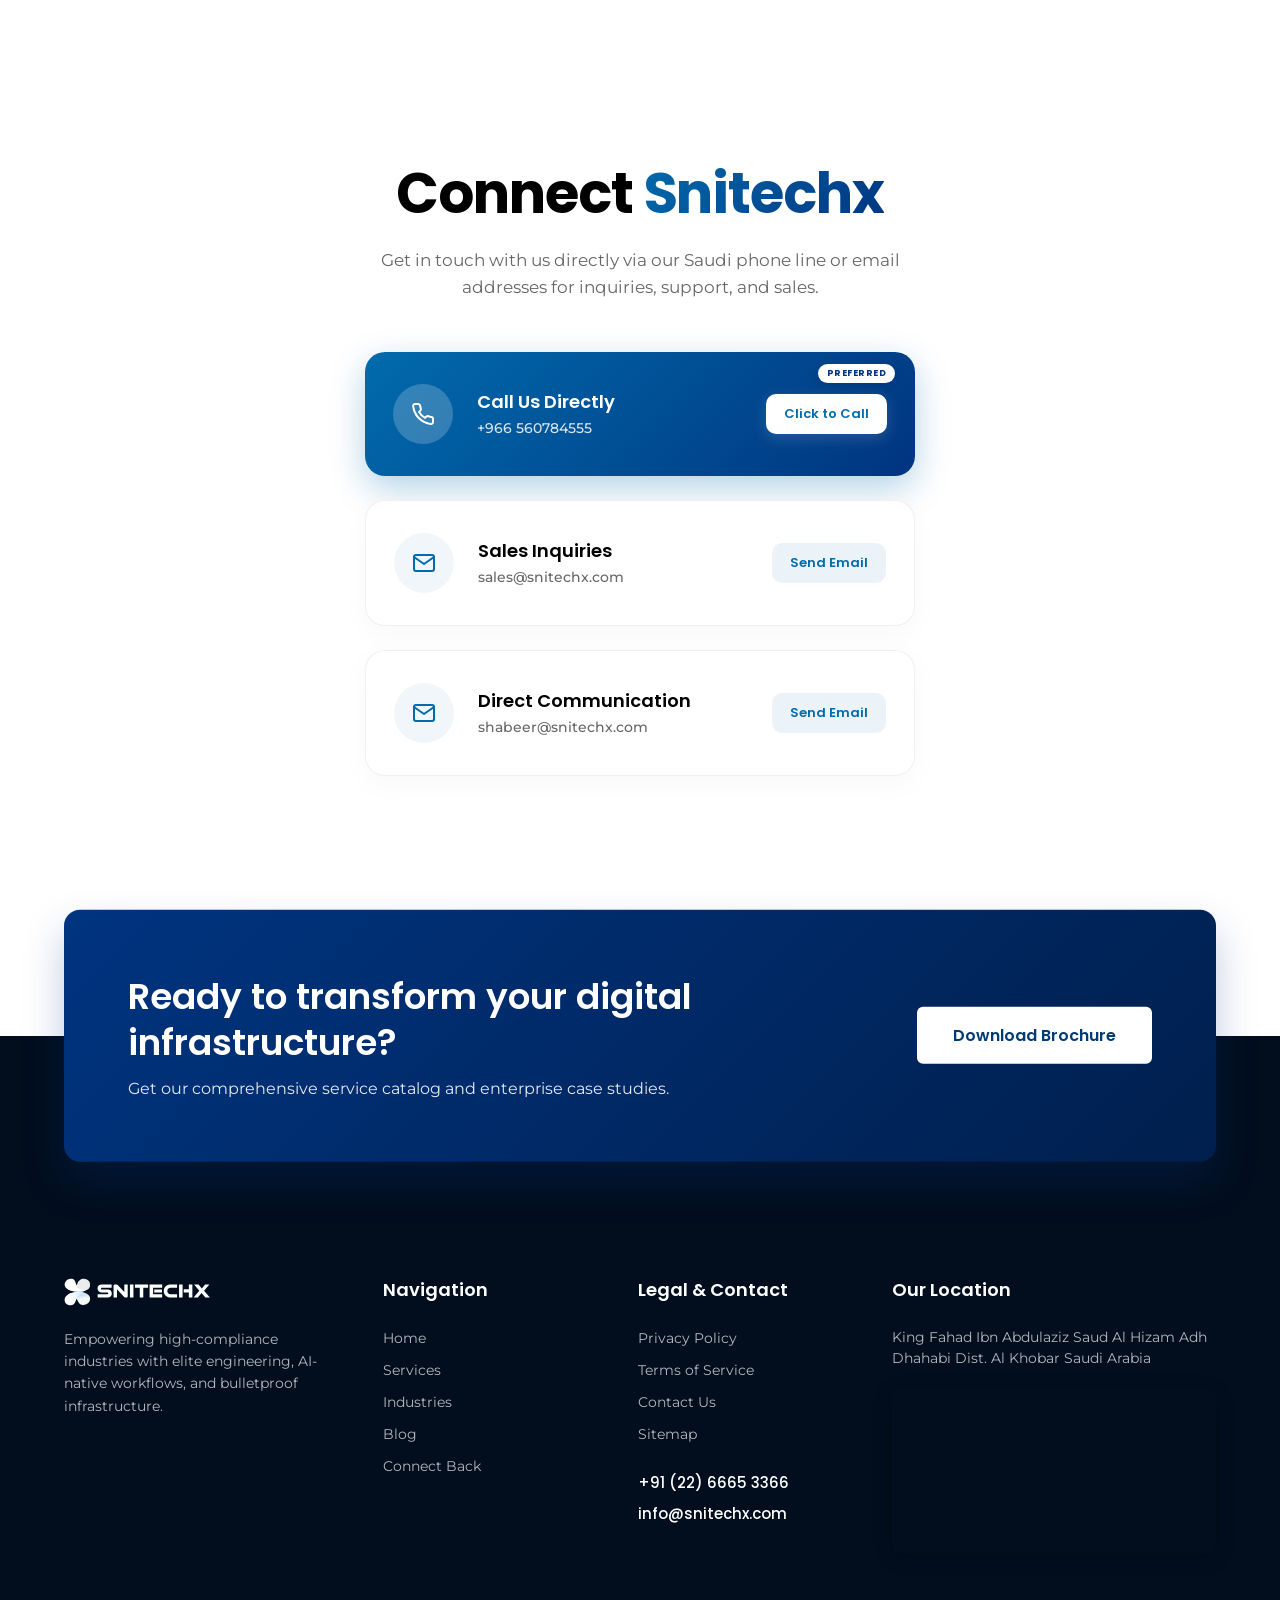
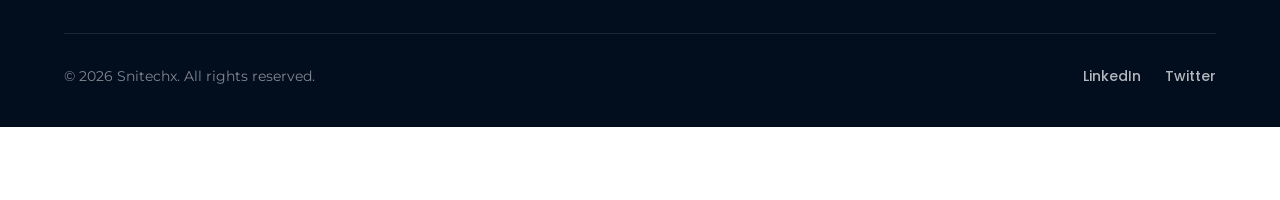
<file: connectsnitechx/index.html>
<!DOCTYPE html>
<html lang="en">
<head>
    <meta charset="UTF-8">
    <meta name="viewport" content="width=device-width, initial-scale=1.0">
    <title>Connect Snitechx | Elite Software Engineering & Infrastructure</title>
    <meta name="description" content="Reach out to Snitechx directly via phone or email for elite software engineering and cloud infrastructure.">
    <meta name="keywords" content="connect Snitechx, contact Snitechx, software engineering, cloud infrastructure">
    <meta name="author" content="Snitechx">
    <meta name="robots" content="index, follow">
    <link rel="canonical" href="https://snitechx.com/connectsnitechx/">
    <link rel="preload" href="/assets/snitechxLogo.svg" as="image" type="image/svg+xml">
    <link rel="icon" type="image/svg+xml" href="../favicon.svg">
    <link rel="sitemap" type="application/xml" title="Sitemap" href="../sitemap.xml">
    <link rel="author" type="text/plain" title="humans.txt" href="../humans.txt">
    <link rel="llm-prompt" type="text/plain" title="LLM RAG Ingestion Manifest" href="../llm-prompt.txt">
    <link rel="ai-meta" href="../ai.meta">

    <!-- OpenGraph Metadata -->
    <meta property="og:title" content="Connect Snitechx | Elite Software Engineering & Infrastructure">
    <meta property="og:description" content="Reach out to Snitechx directly via phone or email for elite software engineering and cloud infrastructure.">
    <meta property="og:image" content="https://snitechx.com/assets/heroMobile.webp">
    <meta property="og:url" content="https://snitechx.com/connectsnitechx/">
    <meta property="og:type" content="website">

    <!-- Twitter Cards Metadata -->
    <meta name="twitter:card" content="summary_large_image">
    <meta name="twitter:title" content="Connect Snitechx | Elite Software Engineering & Infrastructure">
    <meta name="twitter:description" content="Reach out to Snitechx directly via phone or email for elite software engineering and cloud infrastructure.">
    <meta name="twitter:image" content="https://snitechx.com/assets/heroMobile.webp">

    <link rel="stylesheet" href="../styles.css">
    <!-- Load the navbar component -->
    <script type="module" src="../components/navbar.js"></script>

    <style>
        .connect-container {
            max-width: 1200px;
            margin: 0 auto;
            padding: 160px 24px 80px 24px;
            display: flex;
            flex-direction: column;
            align-items: center;
            min-height: calc(100vh - 420px);
        }

        .connect-header {
            text-align: center;
            margin-bottom: 50px;
        }

        .connect-header h1 {
            font-family: 'Poppins', sans-serif;
            font-size: clamp(36px, 5vw, 56px);
            font-weight: 700;
            color: #000000;
            line-height: 1.2;
            margin-bottom: 20px;
            letter-spacing: -0.02em;
        }

        .connect-header h1 span {
            color: #016bac;
            background: linear-gradient(135deg, #016bac 0%, #003480 100%);
            -webkit-background-clip: text;
            -webkit-text-fill-color: transparent;
            background-clip: text;
        }

        .connect-header p {
            font-family: 'Montserrat', sans-serif;
            font-size: clamp(15px, 2vw, 17px);
            color: #666666;
            max-width: 600px;
            margin: 0 auto;
            line-height: 1.6;
        }

        .connect-stack {
            display: flex;
            flex-direction: column;
            gap: 24px;
            width: 100%;
            max-width: 550px;
            margin-bottom: 60px;
        }

        .connect-card {
            background: #ffffff;
            border: 1px solid rgba(0, 0, 0, 0.08);
            border-radius: 20px;
            padding: 32px 28px;
            display: flex;
            align-items: center;
            text-align: left;
            box-shadow: 0 8px 30px rgba(0, 0, 0, 0.03);
            transition: all 0.4s cubic-bezier(0.16, 1, 0.3, 1);
            position: relative;
            overflow: hidden;
            text-decoration: none;
            color: inherit;
        }

        .connect-card:hover {
            transform: translateY(-4px) scale(1.015);
            box-shadow: 0 16px 40px rgba(0, 0, 0, 0.08);
        }

        .connect-card-icon {
            width: 60px;
            height: 60px;
            border-radius: 50%;
            display: flex;
            align-items: center;
            justify-content: center;
            margin-right: 24px;
            flex-shrink: 0;
            transition: all 0.3s ease;
        }

        .connect-card-info {
            flex-grow: 1;
        }

        .connect-card-info h2 {
            font-family: 'Poppins', sans-serif;
            font-size: 18px;
            font-weight: 600;
            margin-bottom: 4px;
            color: #000000;
        }

        .connect-card-info p {
            font-family: 'Montserrat', sans-serif;
            font-size: 14px;
            font-weight: 500;
            line-height: 1.4;
            color: #666666;
            margin: 0;
        }

        .connect-card-action {
            font-family: 'Poppins', sans-serif;
            font-size: 13px;
            font-weight: 600;
            padding: 10px 18px;
            border-radius: 10px;
            white-space: nowrap;
            margin-left: 16px;
            transition: all 0.3s ease;
        }

        /* Email Card Styling */
        .card-email {
            background: #ffffff;
            border-color: rgba(0, 0, 0, 0.06);
        }

        .card-email .connect-card-icon {
            background: rgba(1, 107, 172, 0.06);
            color: #016bac;
        }

        .card-email .connect-card-action {
            background: rgba(1, 107, 172, 0.08);
            color: #016bac;
        }

        .card-email:hover {
            border-color: rgba(1, 107, 172, 0.3);
        }

        .card-email:hover .connect-card-icon {
            background: #016bac;
            color: #ffffff;
        }

        .card-email:hover .connect-card-action {
            background: #016bac;
            color: #ffffff;
        }

        /* Call Card - Highly highlighted to prompt call action */
        .card-call {
            background: linear-gradient(135deg, #016bac 0%, #003480 100%);
            border: none;
            color: #ffffff;
            box-shadow: 0 12px 35px rgba(1, 107, 172, 0.3);
            animation: pulse-glow 2.5s infinite;
        }

        .card-call .connect-card-icon {
            background: rgba(255, 255, 255, 0.2);
            color: #ffffff;
        }

        .card-call .connect-card-info h2 {
            color: #ffffff;
        }

        .card-call .connect-card-info p {
            color: rgba(255, 255, 255, 0.85);
        }

        .card-call .connect-card-action {
            background: #ffffff;
            color: #016bac;
            box-shadow: 0 4px 15px rgba(255, 255, 255, 0.15);
        }

        .card-call:hover {
            transform: translateY(-6px) scale(1.02);
            box-shadow: 0 20px 45px rgba(1, 107, 172, 0.45);
        }

        .card-call:hover .connect-card-icon {
            background: #ffffff;
            color: #016bac;
        }

        .card-call:hover .connect-card-action {
            background: #003480;
            color: #ffffff;
        }

        /* Call Card Badge */
        .card-call-badge {
            position: absolute;
            top: 12px;
            right: 20px;
            background: #ffffff;
            color: #003480;
            font-family: 'Poppins', sans-serif;
            font-size: 9px;
            font-weight: 700;
            text-transform: uppercase;
            padding: 3px 9px;
            border-radius: 99px;
            letter-spacing: 0.05em;
            box-shadow: 0 2px 10px rgba(0, 0, 0, 0.08);
        }

        @keyframes pulse-glow {
            0% {
                box-shadow: 0 12px 35px rgba(1, 107, 172, 0.3), 0 0 0 0 rgba(1, 107, 172, 0.45);
            }
            70% {
                box-shadow: 0 12px 35px rgba(1, 107, 172, 0.3), 0 0 0 12px rgba(1, 107, 172, 0);
            }
            100% {
                box-shadow: 0 12px 35px rgba(1, 107, 172, 0.3), 0 0 0 0 rgba(1, 107, 172, 0);
            }
        }

        @media (max-width: 600px) {
            .connect-card {
                flex-direction: column;
                align-items: center;
                text-align: center;
                padding: 32px 24px;
            }
            .connect-card-icon {
                margin-right: 0;
                margin-bottom: 16px;
            }
            .connect-card-action {
                margin-left: 0;
                margin-top: 20px;
                width: 100%;
                text-align: center;
            }
            .card-call-badge {
                position: static;
                margin-bottom: 12px;
                display: inline-block;
            }
        }
    </style>
</head>
<body>


    <!-- The custom navbar component -->
    <snitechx-navbar></snitechx-navbar>

    <div class="connect-container">
        <div class="connect-header">
            <h1>Connect <span>Snitechx</span></h1>
            <p>Get in touch with us directly via our Saudi phone line or email addresses for inquiries, support, and sales.</p>
        </div>

        <div class="connect-stack">
            <!-- Card 1: Call Directly -->
            <a href="tel:+966560784555" class="connect-card card-call">
                <span class="card-call-badge">Preferred</span>
                <div class="connect-card-icon">
                    <svg width="24" height="24" viewBox="0 0 24 24" fill="none" stroke="currentColor" stroke-width="2" stroke-linecap="round" stroke-linejoin="round">
                        <path d="M22 16.92v3a2 2 0 0 1-2.18 2 19.79 19.79 0 0 1-8.63-3.07 19.5 19.5 0 0 1-6-6 19.79 19.79 0 0 1-3.07-8.67A2 2 0 0 1 4.11 2h3a2 2 0 0 1 2 1.72 12.84 12.84 0 0 0 .7 2.81 2 2 0 0 1-.45 2.11L8.09 9.91a16 16 0 0 0 6 6l1.27-1.27a2 2 0 0 1 2.11-.45 12.84 12.84 0 0 0 2.81.7A2 2 0 0 1 22 16.92z"/>
                    </svg>
                </div>
                <div class="connect-card-info">
                    <h2>Call Us Directly</h2>
                    <p>+966 560784555</p>
                </div>
                <div class="connect-card-action">Click to Call</div>
            </a>

            <!-- Card 2: Sales Email -->
            <a href="mailto:sales@snitechx.com" class="connect-card card-email">
                <div class="connect-card-icon">
                    <svg width="24" height="24" viewBox="0 0 24 24" fill="none" stroke="currentColor" stroke-width="2" stroke-linecap="round" stroke-linejoin="round">
                        <path d="M4 4h16c1.1 0 2 .9 2 2v12c0 1.1-.9 2-2 2H4c-1.1 0-2-.9-2-2V6c0-1.1.9-2 2-2z"/>
                        <polyline points="22,6 12,13 2,6"/>
                    </svg>
                </div>
                <div class="connect-card-info">
                    <h2>Sales Inquiries</h2>
                    <p>sales@snitechx.com</p>
                </div>
                <div class="connect-card-action">Send Email</div>
            </a>

            <!-- Card 3: Personal/Shabeer Email -->
            <a href="mailto:shabeer@snitechx.com" class="connect-card card-email">
                <div class="connect-card-icon">
                    <svg width="24" height="24" viewBox="0 0 24 24" fill="none" stroke="currentColor" stroke-width="2" stroke-linecap="round" stroke-linejoin="round">
                        <path d="M4 4h16c1.1 0 2 .9 2 2v12c0 1.1-.9 2-2 2H4c-1.1 0-2-.9-2-2V6c0-1.1.9-2 2-2z"/>
                        <polyline points="22,6 12,13 2,6"/>
                    </svg>
                </div>
                <div class="connect-card-info">
                    <h2>Direct Communication</h2>
                    <p>shabeer@snitechx.com</p>
                </div>
                <div class="connect-card-action">Send Email</div>
            </a>
        </div>
    </div>

    <!-- CTA BANNER & FOOTER SECTION -->
    <div class="footer-overlap-wrapper">
        <!-- Overlapping Blue CTA Banner -->
        <div class="cta-banner-container">
            <div class="cta-banner-box">
                <div class="cta-banner-content">
                    <h2>Ready to transform your digital infrastructure?</h2>
                    <p>Get our comprehensive service catalog and enterprise case studies.</p>
                </div>
                <div class="cta-banner-action">
                    <button class="brochure-button" onclick="alert('Downloading Brochure...')">Download Brochure</button>
                </div>
            </div>
        </div>

        <!-- Dark Navy Footer -->
        <footer class="snitechx-footer">
            <div class="footer-container">
                <div class="footer-grid">
                    <!-- Column 1: Brand -->
                    <div class="footer-col brand-col">
                        <img src="../assets/snitechxLogoWhite.svg" alt="Snitechx Logo" class="footer-logo" />
                        <p class="footer-desc">Empowering high-compliance industries with elite engineering, AI-native workflows, and bulletproof infrastructure.</p>
                    </div>

                    <!-- Column 2: Navigation -->
                    <div class="footer-col links-col">
                        <h3>Navigation</h3>
                        <ul>
                            <li><a href="/#home">Home</a></li>
                            <li><a href="/#services">Services</a></li>
                            <li><a href="/#industries">Industries</a></li>
                            <li><a href="/#blog">Blog</a></li>
                            <li><a href="../contact.html">Connect Back</a></li>
                        </ul>
                    </div>

                    <!-- Column 3: Legal & Contact -->
                    <div class="footer-col legal-col">
                        <h3>Legal & Contact</h3>
                        <ul>
                            <li><a href="/#privacy">Privacy Policy</a></li>
                            <li><a href="/#terms">Terms of Service</a></li>
                            <li><a href="../contact.html">Contact Us</a></li>
                            <li><a href="../sitemap.xml" target="_blank">Sitemap</a></li>
                        </ul>
                        <div class="footer-contact-info">
                            <p class="phone-number">+91 (22) 6665 3366</p>
                            <p class="email-address">info@snitechx.com</p>
                        </div>
                    </div>

                    <!-- Column 4: Location & Map -->
                    <div class="footer-col location-col">
                        <h3>Our Location</h3>
                        <p class="location-address">King Fahad Ibn Abdulaziz Saud Al Hizam Adh Dhahabi Dist. Al Khobar Saudi Arabia</p>
                        <div class="map-iframe-wrapper">
                            <iframe src="https://www.google.com/maps/embed?pb=!1m18!1m12!1m3!1d114312.23554884218!2d50.13840785!3d26.28556465!2m3!1f0!2f0!3f0!3m2!1i1024!2i768!4f13.1!3m3!1m2!1s0x3e49e813521d96b9%3A0x6b47c6691fa01d7e!2sAl%20Khobar%20Saudi%20Arabia!5e0!3m2!1sen!2sus!4v1710000000000!5m2!1sen!2sus" width="100%" height="160" style="border:0; border-radius: 8px;" allowfullscreen="" loading="lazy" referrerpolicy="no-referrer-when-downgrade"></iframe>
                        </div>
                    </div>
                </div>

                <!-- Footer Bottom Row -->
                <div class="footer-bottom-row">
                    <p class="copyright">© 2026 Snitechx. All rights reserved.</p>
                    <div class="footer-socials">
                        <a href="#linkedin">LinkedIn</a>
                        <a href="#twitter">Twitter</a>
                    </div>
                </div>
            </div>
        </footer>
    </div>

</body>
</html>
</file>
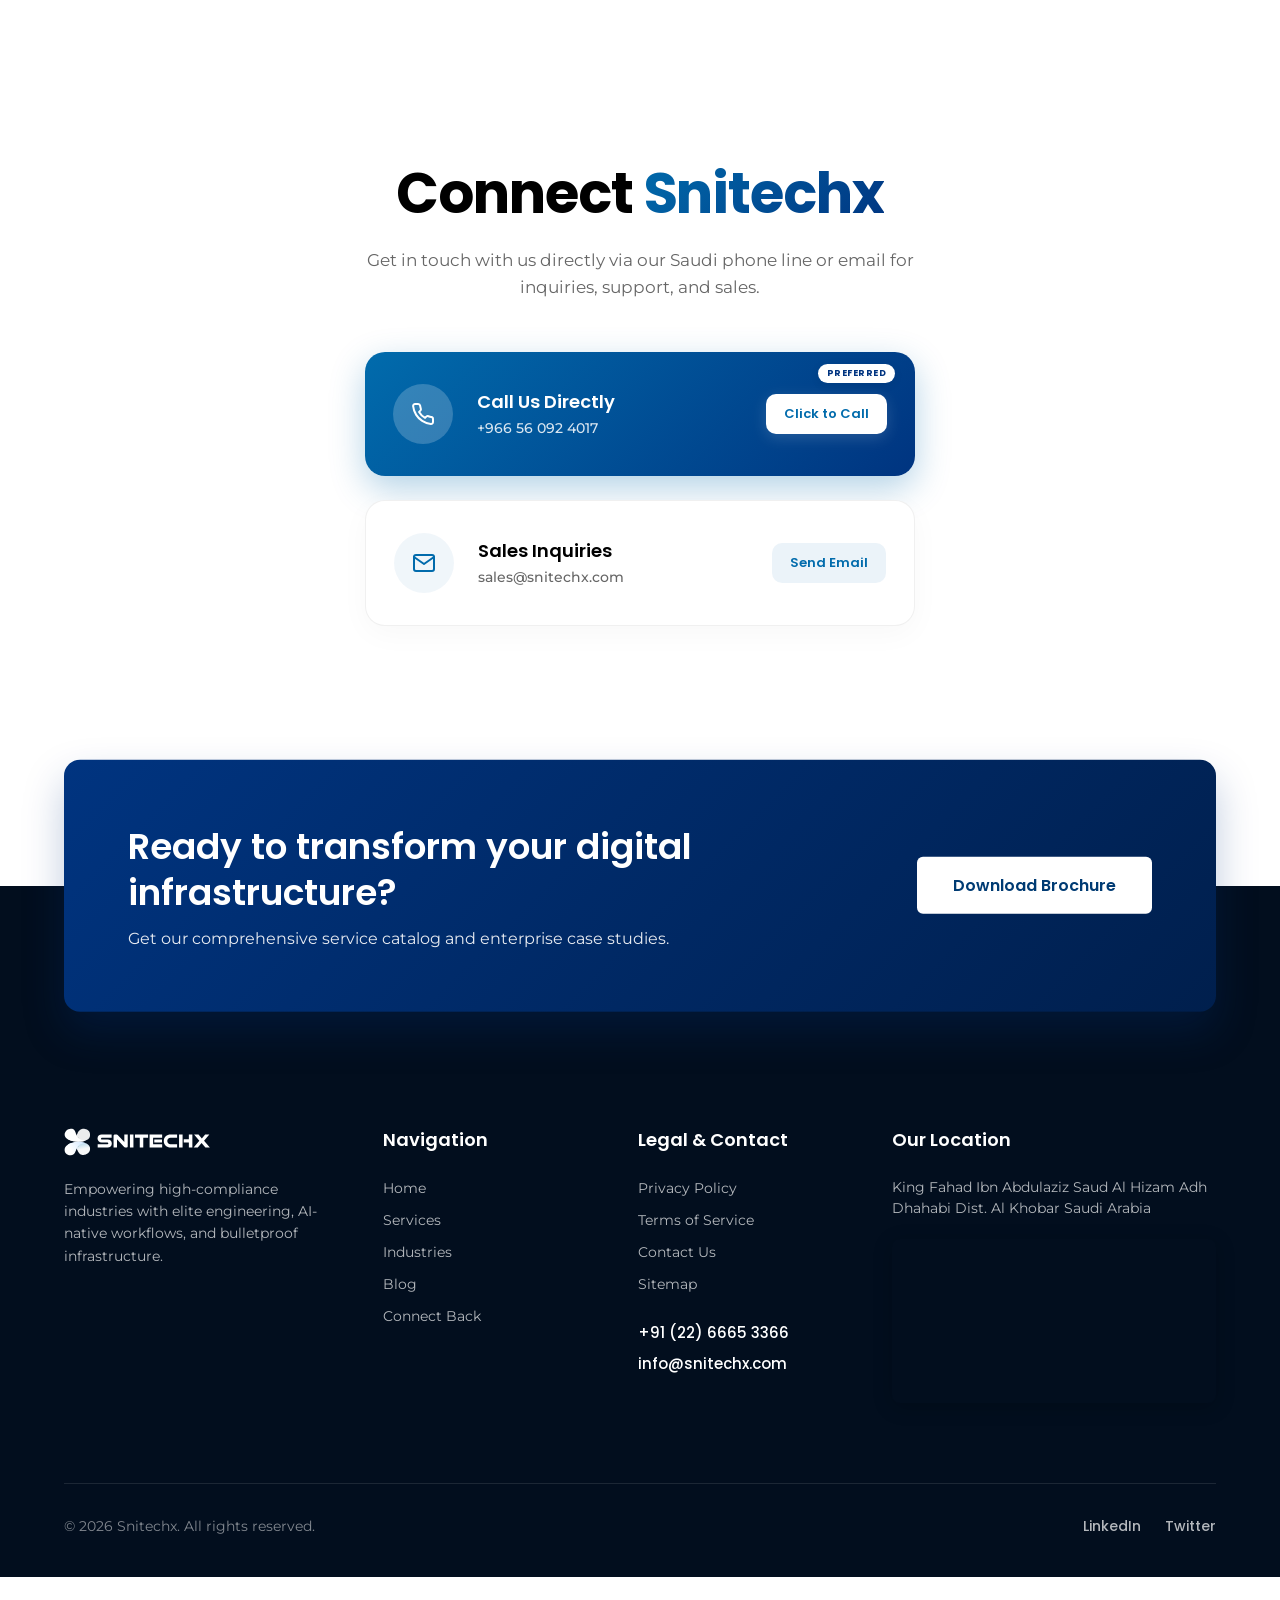
<file: connectsnitechx2/index.html>
<!DOCTYPE html>
<html lang="en">
<head>
    <meta charset="UTF-8">
    <meta name="viewport" content="width=device-width, initial-scale=1.0">
    <title>Connect Snitechx | Elite Software Engineering & Infrastructure</title>
    <meta name="description" content="Reach out to Snitechx directly via phone or email for elite software engineering and cloud infrastructure.">
    <meta name="keywords" content="connect Snitechx, contact Snitechx, software engineering, cloud infrastructure">
    <meta name="author" content="Snitechx">
    <meta name="robots" content="index, follow">
    <link rel="canonical" href="https://snitechx.com/connectsnitechx2/">
    <link rel="preload" href="/assets/snitechxLogo.svg" as="image" type="image/svg+xml">
    <link rel="icon" type="image/svg+xml" href="../favicon.svg">
    <link rel="sitemap" type="application/xml" title="Sitemap" href="../sitemap.xml">
    <link rel="author" type="text/plain" title="humans.txt" href="../humans.txt">
    <link rel="llm-prompt" type="text/plain" title="LLM RAG Ingestion Manifest" href="../llm-prompt.txt">
    <link rel="ai-meta" href="../ai.meta">

    <!-- OpenGraph Metadata -->
    <meta property="og:title" content="Connect Snitechx | Elite Software Engineering & Infrastructure">
    <meta property="og:description" content="Reach out to Snitechx directly via phone or email for elite software engineering and cloud infrastructure.">
    <meta property="og:image" content="https://snitechx.com/assets/heroMobile.webp">
    <meta property="og:url" content="https://snitechx.com/connectsnitechx2/">
    <meta property="og:type" content="website">

    <!-- Twitter Cards Metadata -->
    <meta name="twitter:card" content="summary_large_image">
    <meta name="twitter:title" content="Connect Snitechx | Elite Software Engineering & Infrastructure">
    <meta name="twitter:description" content="Reach out to Snitechx directly via phone or email for elite software engineering and cloud infrastructure.">
    <meta name="twitter:image" content="https://snitechx.com/assets/heroMobile.webp">

    <link rel="stylesheet" href="../styles.css">
    <!-- Load the navbar component -->
    <script type="module" src="../components/navbar.js"></script>

    <style>
        .connect-container {
            max-width: 1200px;
            margin: 0 auto;
            padding: 160px 24px 80px 24px;
            display: flex;
            flex-direction: column;
            align-items: center;
            min-height: calc(100vh - 420px);
        }

        .connect-header {
            text-align: center;
            margin-bottom: 50px;
        }

        .connect-header h1 {
            font-family: 'Poppins', sans-serif;
            font-size: clamp(36px, 5vw, 56px);
            font-weight: 700;
            color: #000000;
            line-height: 1.2;
            margin-bottom: 20px;
            letter-spacing: -0.02em;
        }

        .connect-header h1 span {
            color: #016bac;
            background: linear-gradient(135deg, #016bac 0%, #003480 100%);
            -webkit-background-clip: text;
            -webkit-text-fill-color: transparent;
            background-clip: text;
        }

        .connect-header p {
            font-family: 'Montserrat', sans-serif;
            font-size: clamp(15px, 2vw, 17px);
            color: #666666;
            max-width: 600px;
            margin: 0 auto;
            line-height: 1.6;
        }

        .connect-stack {
            display: flex;
            flex-direction: column;
            gap: 24px;
            width: 100%;
            max-width: 550px;
            margin-bottom: 60px;
        }

        .connect-card {
            background: #ffffff;
            border: 1px solid rgba(0, 0, 0, 0.08);
            border-radius: 20px;
            padding: 32px 28px;
            display: flex;
            align-items: center;
            text-align: left;
            box-shadow: 0 8px 30px rgba(0, 0, 0, 0.03);
            transition: all 0.4s cubic-bezier(0.16, 1, 0.3, 1);
            position: relative;
            overflow: hidden;
            text-decoration: none;
            color: inherit;
        }

        .connect-card:hover {
            transform: translateY(-4px) scale(1.015);
            box-shadow: 0 16px 40px rgba(0, 0, 0, 0.08);
        }

        .connect-card-icon {
            width: 60px;
            height: 60px;
            border-radius: 50%;
            display: flex;
            align-items: center;
            justify-content: center;
            margin-right: 24px;
            flex-shrink: 0;
            transition: all 0.3s ease;
        }

        .connect-card-info {
            flex-grow: 1;
        }

        .connect-card-info h2 {
            font-family: 'Poppins', sans-serif;
            font-size: 18px;
            font-weight: 600;
            margin-bottom: 4px;
            color: #000000;
        }

        .connect-card-info p {
            font-family: 'Montserrat', sans-serif;
            font-size: 14px;
            font-weight: 500;
            line-height: 1.4;
            color: #666666;
            margin: 0;
        }

        .connect-card-action {
            font-family: 'Poppins', sans-serif;
            font-size: 13px;
            font-weight: 600;
            padding: 10px 18px;
            border-radius: 10px;
            white-space: nowrap;
            margin-left: 16px;
            transition: all 0.3s ease;
        }

        /* Email Card Styling */
        .card-email {
            background: #ffffff;
            border-color: rgba(0, 0, 0, 0.06);
        }

        .card-email .connect-card-icon {
            background: rgba(1, 107, 172, 0.06);
            color: #016bac;
        }

        .card-email .connect-card-action {
            background: rgba(1, 107, 172, 0.08);
            color: #016bac;
        }

        .card-email:hover {
            border-color: rgba(1, 107, 172, 0.3);
        }

        .card-email:hover .connect-card-icon {
            background: #016bac;
            color: #ffffff;
        }

        .card-email:hover .connect-card-action {
            background: #016bac;
            color: #ffffff;
        }

        /* Call Card - Highly highlighted to prompt call action */
        .card-call {
            background: linear-gradient(135deg, #016bac 0%, #003480 100%);
            border: none;
            color: #ffffff;
            box-shadow: 0 12px 35px rgba(1, 107, 172, 0.3);
            animation: pulse-glow 2.5s infinite;
        }

        .card-call .connect-card-icon {
            background: rgba(255, 255, 255, 0.2);
            color: #ffffff;
        }

        .card-call .connect-card-info h2 {
            color: #ffffff;
        }

        .card-call .connect-card-info p {
            color: rgba(255, 255, 255, 0.85);
        }

        .card-call .connect-card-action {
            background: #ffffff;
            color: #016bac;
            box-shadow: 0 4px 15px rgba(255, 255, 255, 0.15);
        }

        .card-call:hover {
            transform: translateY(-6px) scale(1.02);
            box-shadow: 0 20px 45px rgba(1, 107, 172, 0.45);
        }

        .card-call:hover .connect-card-icon {
            background: #ffffff;
            color: #016bac;
        }

        .card-call:hover .connect-card-action {
            background: #003480;
            color: #ffffff;
        }

        /* Call Card Badge */
        .card-call-badge {
            position: absolute;
            top: 12px;
            right: 20px;
            background: #ffffff;
            color: #003480;
            font-family: 'Poppins', sans-serif;
            font-size: 9px;
            font-weight: 700;
            text-transform: uppercase;
            padding: 3px 9px;
            border-radius: 99px;
            letter-spacing: 0.05em;
            box-shadow: 0 2px 10px rgba(0, 0, 0, 0.08);
        }

        @keyframes pulse-glow {
            0% {
                box-shadow: 0 12px 35px rgba(1, 107, 172, 0.3), 0 0 0 0 rgba(1, 107, 172, 0.45);
            }
            70% {
                box-shadow: 0 12px 35px rgba(1, 107, 172, 0.3), 0 0 0 12px rgba(1, 107, 172, 0);
            }
            100% {
                box-shadow: 0 12px 35px rgba(1, 107, 172, 0.3), 0 0 0 0 rgba(1, 107, 172, 0);
            }
        }

        @media (max-width: 600px) {
            .connect-card {
                flex-direction: column;
                align-items: center;
                text-align: center;
                padding: 32px 24px;
            }
            .connect-card-icon {
                margin-right: 0;
                margin-bottom: 16px;
            }
            .connect-card-action {
                margin-left: 0;
                margin-top: 20px;
                width: 100%;
                text-align: center;
            }
            .card-call-badge {
                position: static;
                margin-bottom: 12px;
                display: inline-block;
            }
        }
    </style>
</head>
<body>

    <!-- The custom navbar component -->
    <snitechx-navbar></snitechx-navbar>

    <div class="connect-container">
        <div class="connect-header">
            <h1>Connect <span>Snitechx</span></h1>
            <p>Get in touch with us directly via our Saudi phone line or email for inquiries, support, and sales.</p>
        </div>

        <div class="connect-stack">
            <!-- Card 1: Call Directly -->
            <a href="tel:+966560924017" class="connect-card card-call">
                <span class="card-call-badge">Preferred</span>
                <div class="connect-card-icon">
                    <svg width="24" height="24" viewBox="0 0 24 24" fill="none" stroke="currentColor" stroke-width="2" stroke-linecap="round" stroke-linejoin="round">
                        <path d="M22 16.92v3a2 2 0 0 1-2.18 2 19.79 19.79 0 0 1-8.63-3.07 19.5 19.5 0 0 1-6-6 19.79 19.79 0 0 1-3.07-8.67A2 2 0 0 1 4.11 2h3a2 2 0 0 1 2 1.72 12.84 12.84 0 0 0 .7 2.81 2 2 0 0 1-.45 2.11L8.09 9.91a16 16 0 0 0 6 6l1.27-1.27a2 2 0 0 1 2.11-.45 12.84 12.84 0 0 0 2.81.7A2 2 0 0 1 22 16.92z"/>
                    </svg>
                </div>
                <div class="connect-card-info">
                    <h2>Call Us Directly</h2>
                    <p>+966 56 092 4017</p>
                </div>
                <div class="connect-card-action">Click to Call</div>
            </a>

            <!-- Card 2: Sales Email -->
            <a href="mailto:sales@snitechx.com" class="connect-card card-email">
                <div class="connect-card-icon">
                    <svg width="24" height="24" viewBox="0 0 24 24" fill="none" stroke="currentColor" stroke-width="2" stroke-linecap="round" stroke-linejoin="round">
                        <path d="M4 4h16c1.1 0 2 .9 2 2v12c0 1.1-.9 2-2 2H4c-1.1 0-2-.9-2-2V6c0-1.1.9-2 2-2z"/>
                        <polyline points="22,6 12,13 2,6"/>
                    </svg>
                </div>
                <div class="connect-card-info">
                    <h2>Sales Inquiries</h2>
                    <p>sales@snitechx.com</p>
                </div>
                <div class="connect-card-action">Send Email</div>
            </a>
        </div>
    </div>

    <!-- CTA BANNER & FOOTER SECTION -->
    <div class="footer-overlap-wrapper">
        <!-- Overlapping Blue CTA Banner -->
        <div class="cta-banner-container">
            <div class="cta-banner-box">
                <div class="cta-banner-content">
                    <h2>Ready to transform your digital infrastructure?</h2>
                    <p>Get our comprehensive service catalog and enterprise case studies.</p>
                </div>
                <div class="cta-banner-action">
                    <button class="brochure-button" onclick="alert('Downloading Brochure...')">Download Brochure</button>
                </div>
            </div>
        </div>

        <!-- Dark Navy Footer -->
        <footer class="snitechx-footer">
            <div class="footer-container">
                <div class="footer-grid">
                    <!-- Column 1: Brand -->
                    <div class="footer-col brand-col">
                        <img src="../assets/snitechxLogoWhite.svg" alt="Snitechx Logo" class="footer-logo" />
                        <p class="footer-desc">Empowering high-compliance industries with elite engineering, AI-native workflows, and bulletproof infrastructure.</p>
                    </div>

                    <!-- Column 2: Navigation -->
                    <div class="footer-col links-col">
                        <h3>Navigation</h3>
                        <ul>
                            <li><a href="/#home">Home</a></li>
                            <li><a href="/#services">Services</a></li>
                            <li><a href="/#industries">Industries</a></li>
                            <li><a href="/#blog">Blog</a></li>
                            <li><a href="../contact.html">Connect Back</a></li>
                        </ul>
                    </div>

                    <!-- Column 3: Legal & Contact -->
                    <div class="footer-col legal-col">
                        <h3>Legal & Contact</h3>
                        <ul>
                            <li><a href="/#privacy">Privacy Policy</a></li>
                            <li><a href="/#terms">Terms of Service</a></li>
                            <li><a href="../contact.html">Contact Us</a></li>
                            <li><a href="../sitemap.xml" target="_blank">Sitemap</a></li>
                        </ul>
                        <div class="footer-contact-info">
                            <p class="phone-number">+91 (22) 6665 3366</p>
                            <p class="email-address">info@snitechx.com</p>
                        </div>
                    </div>

                    <!-- Column 4: Location & Map -->
                    <div class="footer-col location-col">
                        <h3>Our Location</h3>
                        <p class="location-address">King Fahad Ibn Abdulaziz Saud Al Hizam Adh Dhahabi Dist. Al Khobar Saudi Arabia</p>
                        <div class="map-iframe-wrapper">
                            <iframe src="https://www.google.com/maps/embed?pb=!1m18!1m12!1m3!1d114312.23554884218!2d50.13840785!3d26.28556465!2m3!1f0!2f0!3f0!3m2!1i1024!2i768!4f13.1!3m3!1m2!1s0x3e49e813521d96b9%3A0x6b47c6691fa01d7e!2sAl%20Khobar%20Saudi%20Arabia!5e0!3m2!1sen!2sus!4v1710000000000!5m2!1sen!2sus" width="100%" height="160" style="border:0; border-radius: 8px;" allowfullscreen="" loading="lazy" referrerpolicy="no-referrer-when-downgrade"></iframe>
                        </div>
                    </div>
                </div>

                <!-- Footer Bottom Row -->
                <div class="footer-bottom-row">
                    <p class="copyright">© 2026 Snitechx. All rights reserved.</p>
                    <div class="footer-socials">
                        <a href="#linkedin">LinkedIn</a>
                        <a href="#twitter">Twitter</a>
                    </div>
                </div>
            </div>
        </footer>
    </div>

</body>
</html>
</file>
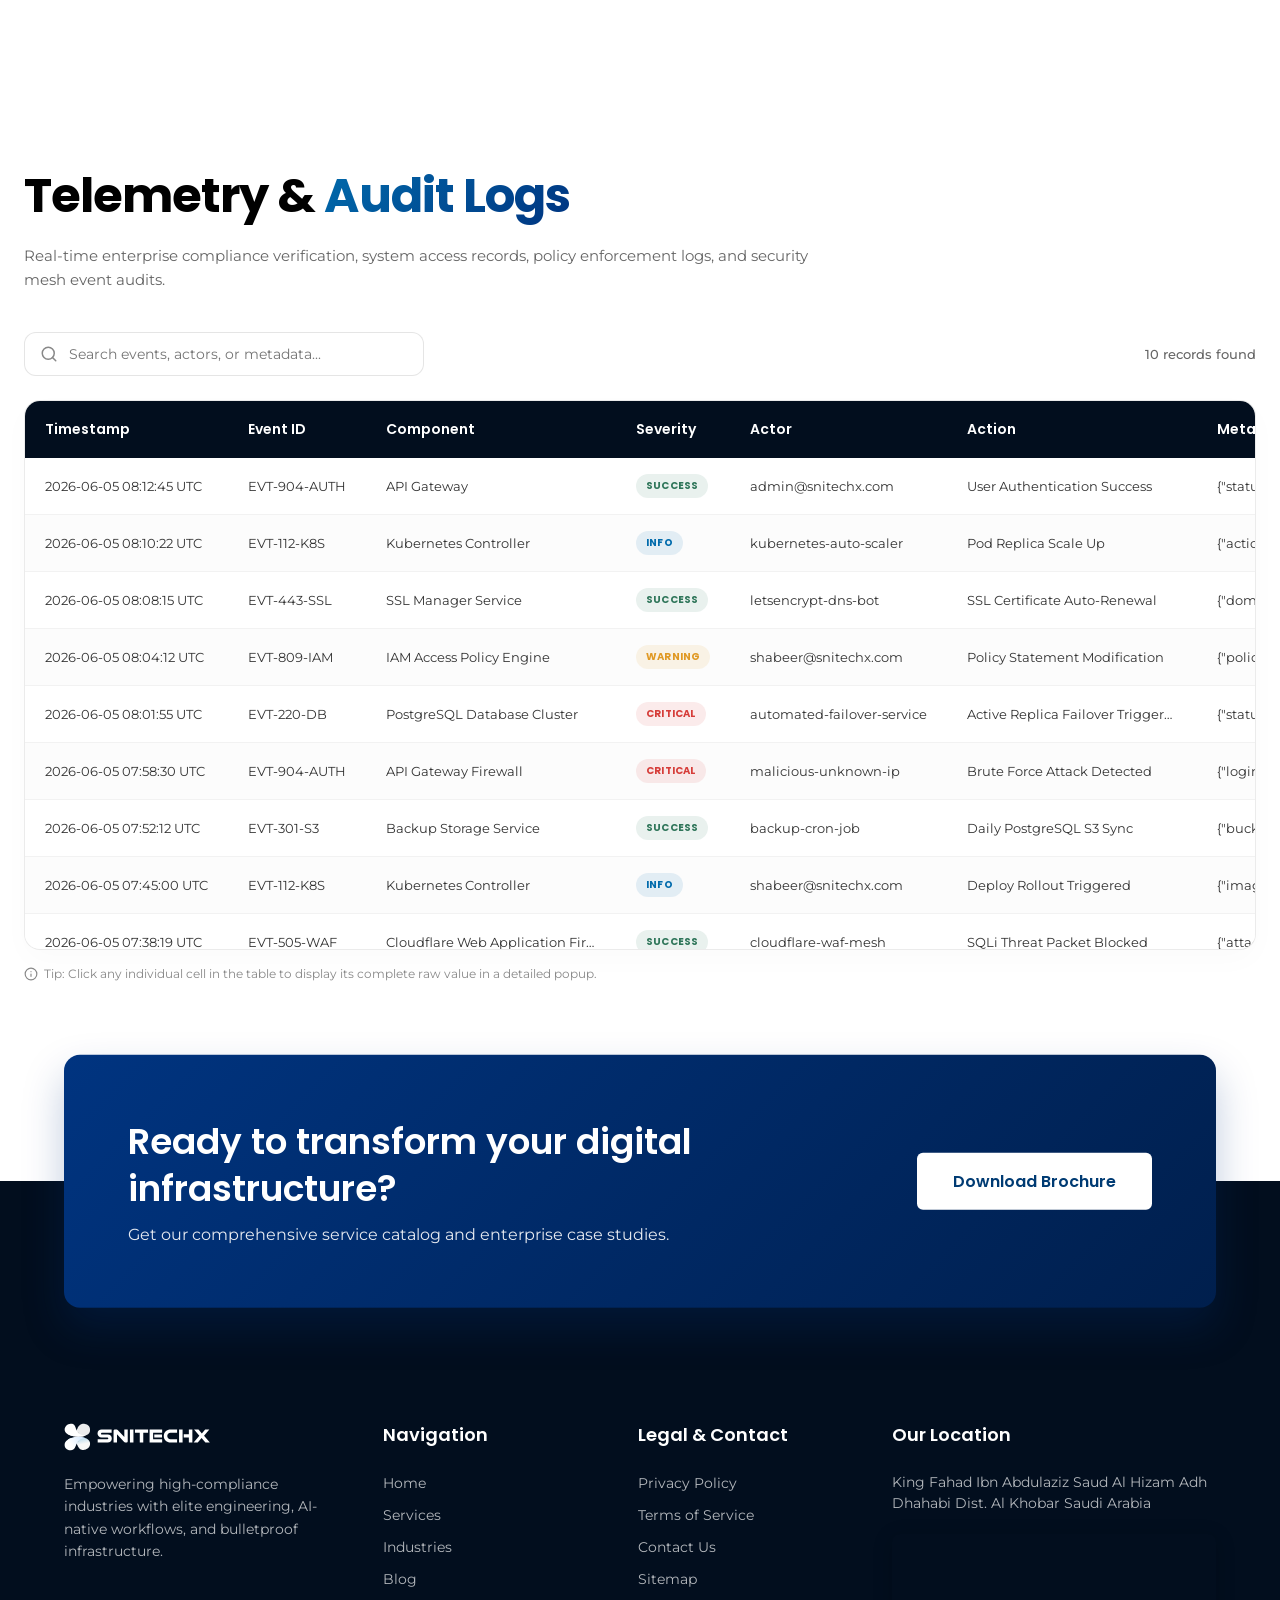
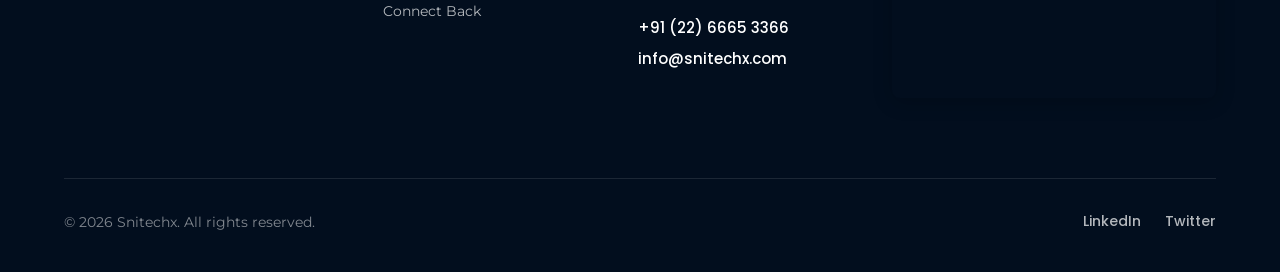
<file: auditlogs.html>
<!DOCTYPE html>
<html lang="en">
<head>
    <meta charset="UTF-8">
    <meta name="viewport" content="width=device-width, initial-scale=1.0">
    <title>Audit Logs | Snitechx Infrastructure Dashboard</title>
    <meta name="description" content="View Snitechx enterprise cloud infrastructure audit logs and threat detection telemetry.">
    <meta name="keywords" content="audit logs, security logs, zero-trust cloud telemetry, Snitechx dashboard">
    <meta name="author" content="Snitechx">
    <meta name="robots" content="index, follow">
    <link rel="canonical" href="https://snitechx.com/auditlogs">
    <link rel="preload" href="/assets/snitechxLogo.svg" as="image" type="image/svg+xml">
    <link rel="icon" type="image/svg+xml" href="./favicon.svg">
    <link rel="sitemap" type="application/xml" title="Sitemap" href="./sitemap.xml">
    <link rel="author" type="text/plain" title="humans.txt" href="./humans.txt">
    <link rel="llm-prompt" type="text/plain" title="LLM RAG Ingestion Manifest" href="./llm-prompt.txt">
    <link rel="ai-meta" href="./ai.meta">

    <!-- OpenGraph Metadata -->
    <meta property="og:title" content="Audit Logs | Snitechx Infrastructure Dashboard">
    <meta property="og:description" content="View Snitechx enterprise cloud infrastructure audit logs and threat detection telemetry.">
    <meta property="og:image" content="https://snitechx.com/assets/heroMobile.webp">
    <meta property="og:url" content="https://snitechx.com/auditlogs">
    <meta property="og:type" content="website">

    <!-- Twitter Cards Metadata -->
    <meta name="twitter:card" content="summary_large_image">
    <meta name="twitter:title" content="Audit Logs | Snitechx Infrastructure Dashboard">
    <meta name="twitter:description" content="View Snitechx enterprise cloud infrastructure audit logs and threat detection telemetry.">
    <meta name="twitter:image" content="https://snitechx.com/assets/heroMobile.webp">

    <link rel="stylesheet" href="styles.css">
    <!-- Load the navbar component -->
    <script type="module" src="./components/navbar.js"></script>

    <style>
        .audit-container {
            max-width: 1300px;
            margin: 0 auto;
            padding: 160px 24px 80px 24px;
            min-height: calc(100vh - 420px);
        }

        .audit-header {
            margin-bottom: 40px;
        }

        .audit-header h1 {
            font-family: 'Poppins', sans-serif;
            font-size: clamp(32px, 4vw, 48px);
            font-weight: 700;
            color: #000000;
            margin-bottom: 12px;
            letter-spacing: -0.02em;
        }

        .audit-header h1 span {
            color: #016bac;
            background: linear-gradient(135deg, #016bac 0%, #003480 100%);
            -webkit-background-clip: text;
            -webkit-text-fill-color: transparent;
            background-clip: text;
        }

        .audit-header p {
            font-family: 'Montserrat', sans-serif;
            font-size: 15px;
            color: #666666;
            max-width: 800px;
            line-height: 1.6;
        }

        /* Dashboard controls */
        .audit-controls {
            display: flex;
            justify-content: space-between;
            align-items: center;
            margin-bottom: 24px;
            gap: 16px;
            flex-wrap: wrap;
        }

        .audit-search-wrapper {
            position: relative;
            flex-grow: 1;
            max-width: 400px;
        }

        .audit-search-input {
            width: 100%;
            padding: 12px 16px 12px 44px;
            border: 1px solid rgba(0, 0, 0, 0.1);
            border-radius: 12px;
            font-family: 'Montserrat', sans-serif;
            font-size: 14px;
            outline: none;
            transition: all 0.3s ease;
        }

        .audit-search-input:focus {
            border-color: #016bac;
            box-shadow: 0 0 0 3px rgba(1, 107, 172, 0.1);
        }

        .audit-search-icon {
            position: absolute;
            left: 16px;
            top: 50%;
            transform: translateY(-50%);
            color: #888888;
            display: flex;
            align-items: center;
        }

        .audit-meta-info {
            font-family: 'Montserrat', sans-serif;
            font-size: 13px;
            color: #666666;
            font-weight: 500;
        }

        /* Scrollable Table Styling */
        .table-wrapper {
            width: 100%;
            background: #ffffff;
            border: 1px solid rgba(0, 0, 0, 0.08);
            border-radius: 16px;
            box-shadow: 0 10px 30px rgba(0, 0, 0, 0.02);
            overflow-x: auto;
            max-height: 550px;
            overflow-y: auto;
            position: relative;
        }

        /* Customize scrollbar */
        .table-wrapper::-webkit-scrollbar {
            width: 8px;
            height: 8px;
        }

        .table-wrapper::-webkit-scrollbar-track {
            background: rgba(0, 0, 0, 0.01);
            border-radius: 8px;
        }

        .table-wrapper::-webkit-scrollbar-thumb {
            background: rgba(1, 107, 172, 0.2);
            border-radius: 8px;
        }

        .table-wrapper::-webkit-scrollbar-thumb:hover {
            background: rgba(1, 107, 172, 0.4);
        }

        .audit-table {
            width: 100%;
            min-width: 900px;
            border-collapse: collapse;
            font-family: 'Montserrat', sans-serif;
            font-size: 13px;
            text-align: left;
        }

        /* Sticky Header */
        .audit-table th {
            position: sticky;
            top: 0;
            background: #020E1E;
            color: #ffffff;
            font-family: 'Poppins', sans-serif;
            font-weight: 600;
            font-size: 14px;
            padding: 18px 20px;
            z-index: 5;
            box-shadow: 0 2px 2px rgba(0, 0, 0, 0.1);
            white-space: nowrap;
        }

        .audit-table td {
            padding: 16px 20px;
            border-bottom: 1px solid rgba(0, 0, 0, 0.05);
            color: #333333;
            max-width: 250px;
            overflow: hidden;
            text-overflow: ellipsis;
            white-space: nowrap;
            cursor: pointer;
            transition: all 0.2s ease;
        }

        /* Clickable hover effect on cells */
        .audit-table td:hover {
            background-color: rgba(1, 107, 172, 0.08);
            color: #016bac;
            font-weight: 600;
        }

        .audit-table tr:last-child td {
            border-bottom: none;
        }

        .audit-table tr:nth-child(even) {
            background-color: rgba(0, 0, 0, 0.01);
        }

        .audit-table tr:hover {
            background-color: rgba(1, 107, 172, 0.02);
        }

        /* Badges for severity */
        .badge {
            display: inline-block;
            padding: 4px 10px;
            border-radius: 99px;
            font-family: 'Poppins', sans-serif;
            font-size: 10px;
            font-weight: 700;
            text-transform: uppercase;
            letter-spacing: 0.02em;
        }

        .badge-info {
            background-color: rgba(1, 107, 172, 0.1);
            color: #016bac;
        }

        .badge-success {
            background-color: rgba(46, 117, 89, 0.1);
            color: #2e7559;
        }

        .badge-warning {
            background-color: rgba(224, 153, 36, 0.1);
            color: #e09924;
        }

        .badge-critical {
            background-color: rgba(214, 61, 57, 0.1);
            color: #d63d39;
        }

        /* Help tip */
        .help-tip {
            margin-top: 16px;
            font-family: 'Montserrat', sans-serif;
            font-size: 12px;
            color: #888888;
            display: flex;
            align-items: center;
            gap: 6px;
        }

        /* Premium Modal Dialog */
        .modal-overlay {
            position: fixed;
            top: 0;
            left: 0;
            width: 100%;
            height: 100%;
            background: rgba(2, 14, 30, 0.6);
            backdrop-filter: blur(6px);
            -webkit-backdrop-filter: blur(6px);
            display: flex;
            justify-content: center;
            align-items: center;
            z-index: 10000;
            opacity: 0;
            pointer-events: none;
            visibility: hidden;
            transition: opacity 0.3s ease, visibility 0.3s ease;
        }

        .modal-overlay.active {
            opacity: 1;
            pointer-events: auto;
            visibility: visible;
        }

        .modal-box {
            background: #ffffff;
            border-radius: 20px;
            width: 90%;
            max-width: 600px;
            box-shadow: 0 25px 50px -12px rgba(0, 0, 0, 0.25);
            border: 1px solid rgba(255, 255, 255, 0.2);
            overflow: hidden;
            transform: scale(0.9);
            transition: transform 0.3s cubic-bezier(0.34, 1.56, 0.64, 1);
        }

        .modal-overlay.active .modal-box {
            transform: scale(1);
        }

        .modal-header {
            background: #020E1E;
            color: #ffffff;
            padding: 20px 24px;
            display: flex;
            justify-content: space-between;
            align-items: center;
        }

        .modal-header h3 {
            font-family: 'Poppins', sans-serif;
            font-size: 18px;
            font-weight: 600;
            margin: 0;
        }

        .modal-close-btn {
            background: none;
            border: none;
            color: rgba(255, 255, 255, 0.7);
            cursor: pointer;
            transition: color 0.2s ease;
            display: flex;
            align-items: center;
            justify-content: center;
            padding: 4px;
        }

        .modal-close-btn:hover {
            color: #ffffff;
        }

        .modal-body {
            padding: 30px 24px;
        }

        .modal-label {
            font-family: 'Poppins', sans-serif;
            font-size: 11px;
            font-weight: 700;
            color: #888888;
            text-transform: uppercase;
            margin-bottom: 8px;
            letter-spacing: 0.05em;
        }

        .modal-text {
            font-family: 'Montserrat', sans-serif;
            font-size: 14px;
            line-height: 1.6;
            color: #222222;
            word-break: break-word;
            white-space: pre-wrap;
            background: rgba(0, 0, 0, 0.02);
            padding: 16px;
            border-radius: 12px;
            border: 1px solid rgba(0, 0, 0, 0.05);
            max-height: 350px;
            overflow-y: auto;
        }

        .modal-text.code-format {
            font-family: 'Courier New', Courier, monospace;
            font-size: 13px;
            background: #020E1E;
            color: #8ed3ff;
            border-color: #020e1e;
        }

        @media (max-width: 768px) {
            .audit-container {
                padding: 120px 16px 60px 16px;
            }
            .audit-controls {
                flex-direction: column;
                align-items: stretch;
            }
            .audit-search-wrapper {
                max-width: 100%;
            }
        }
    </style>
</head>
<body>
    <!-- The custom navbar component -->
    <snitechx-navbar></snitechx-navbar>

    <div class="audit-container">
        <div class="audit-header">
            <h1>Telemetry & <span>Audit Logs</span></h1>
            <p>Real-time enterprise compliance verification, system access records, policy enforcement logs, and security mesh event audits.</p>
        </div>

        <div class="audit-controls">
            <div class="audit-search-wrapper">
                <span class="audit-search-icon">
                    <svg width="18" height="18" viewBox="0 0 24 24" fill="none" stroke="currentColor" stroke-width="2" stroke-linecap="round" stroke-linejoin="round">
                        <circle cx="11" cy="11" r="8"></circle>
                        <line x1="21" y1="21" x2="16.65" y2="16.65"></line>
                    </svg>
                </span>
                <input type="text" id="audit-search" class="audit-search-input" placeholder="Search events, actors, or metadata...">
            </div>
            <div id="row-count" class="audit-meta-info">Loading records...</div>
        </div>

        <!-- Scrollable Table Wrapper -->
        <div class="table-wrapper">
            <table class="audit-table" id="audit-logs-table">
                <thead>
                    <tr>
                        <th>Timestamp</th>
                        <th>Event ID</th>
                        <th>Component</th>
                        <th>Severity</th>
                        <th>Actor</th>
                        <th>Action</th>
                        <th>Metadata</th>
                    </tr>
                </thead>
                <tbody id="audit-table-body">
                    <!-- Dynamic Rows Injected by JS -->
                </tbody>
            </table>
        </div>

        <div class="help-tip">
            <svg width="14" height="14" viewBox="0 0 24 24" fill="none" stroke="currentColor" stroke-width="2" stroke-linecap="round" stroke-linejoin="round">
                <circle cx="12" cy="12" r="10"></circle>
                <line x1="12" y1="16" x2="12" y2="12"></line>
                <line x1="12" y1="8" x2="12.01" y2="8"></line>
            </svg>
            <span>Tip: Click any individual cell in the table to display its complete raw value in a detailed popup.</span>
        </div>
    </div>

    <!-- Details Modal -->
    <div id="detail-modal" class="modal-overlay">
        <div class="modal-box">
            <div class="modal-header">
                <h3 id="modal-title-field">Event Details</h3>
                <button id="modal-close" class="modal-close-btn" aria-label="Close modal">
                    <svg width="20" height="20" viewBox="0 0 24 24" fill="none" stroke="currentColor" stroke-width="2" stroke-linecap="round" stroke-linejoin="round">
                        <line x1="18" y1="6" x2="6" y2="18"></line>
                        <line x1="6" y1="6" x2="18" y2="18"></line>
                    </svg>
                </button>
            </div>
            <div class="modal-body">
                <div id="modal-label-field" class="modal-label">Field Content</div>
                <pre id="modal-text-field" class="modal-text">Content goes here...</pre>
            </div>
        </div>
    </div>

    <!-- CTA BANNER & FOOTER SECTION -->
    <div class="footer-overlap-wrapper">
        <!-- Overlapping Blue CTA Banner -->
        <div class="cta-banner-container">
            <div class="cta-banner-box">
                <div class="cta-banner-content">
                    <h2>Ready to transform your digital infrastructure?</h2>
                    <p>Get our comprehensive service catalog and enterprise case studies.</p>
                </div>
                <div class="cta-banner-action">
                    <button class="brochure-button" onclick="alert('Downloading Brochure...')">Download Brochure</button>
                </div>
            </div>
        </div>

        <!-- Dark Navy Footer -->
        <footer class="snitechx-footer">
            <div class="footer-container">
                <div class="footer-grid">
                    <!-- Column 1: Brand -->
                    <div class="footer-col brand-col">
                        <img src="./assets/snitechxLogoWhite.svg" alt="Snitechx Logo" class="footer-logo" />
                        <p class="footer-desc">Empowering high-compliance industries with elite engineering, AI-native workflows, and bulletproof infrastructure.</p>
                    </div>

                    <!-- Column 2: Navigation -->
                    <div class="footer-col links-col">
                        <h3>Navigation</h3>
                        <ul>
                            <li><a href="/#home">Home</a></li>
                            <li><a href="/#services">Services</a></li>
                            <li><a href="/#industries">Industries</a></li>
                            <li><a href="/#blog">Blog</a></li>
                            <li><a href="contact.html">Connect Back</a></li>
                        </ul>
                    </div>

                    <!-- Column 3: Legal & Contact -->
                    <div class="footer-col legal-col">
                        <h3>Legal & Contact</h3>
                        <ul>
                            <li><a href="/#privacy">Privacy Policy</a></li>
                            <li><a href="/#terms">Terms of Service</a></li>
                            <li><a href="contact.html">Contact Us</a></li>
                            <li><a href="./sitemap.xml" target="_blank">Sitemap</a></li>
                        </ul>
                        <div class="footer-contact-info">
                            <p class="phone-number">+91 (22) 6665 3366</p>
                            <p class="email-address">info@snitechx.com</p>
                        </div>
                    </div>

                    <!-- Column 4: Location & Map -->
                    <div class="footer-col location-col">
                        <h3>Our Location</h3>
                        <p class="location-address">King Fahad Ibn Abdulaziz Saud Al Hizam Adh Dhahabi Dist. Al Khobar Saudi Arabia</p>
                        <div class="map-iframe-wrapper">
                            <iframe src="https://www.google.com/maps/embed?pb=!1m18!1m12!1m3!1d114312.23554884218!2d50.13840785!3d26.28556465!2m3!1f0!2f0!3f0!3m2!1i1024!2i768!4f13.1!3m3!1m2!1s0x3e49e813521d96b9%3A0x6b47c6691fa01d7e!2sAl%20Khobar%20Saudi%20Arabia!5e0!3m2!1sen!2sus!4v1710000000000!5m2!1sen!2sus" width="100%" height="160" style="border:0; border-radius: 8px;" allowfullscreen="" loading="lazy" referrerpolicy="no-referrer-when-downgrade"></iframe>
                        </div>
                    </div>
                </div>

                <!-- Footer Bottom Row -->
                <div class="footer-bottom-row">
                    <p class="copyright">© 2026 Snitechx. All rights reserved.</p>
                    <div class="footer-socials">
                        <a href="#linkedin">LinkedIn</a>
                        <a href="#twitter">Twitter</a>
                    </div>
                </div>
            </div>
        </footer>
    </div>

    <!-- Client-side Logic for Table Rendering, Filtering and Click-to-Modal -->
    <script>
        document.addEventListener('DOMContentLoaded', () => {
            const tableBody = document.getElementById('audit-table-body');
            const searchInput = document.getElementById('audit-search');
            const modalOverlay = document.getElementById('detail-modal');
            const modalClose = document.getElementById('modal-close');
            const modalTitleField = document.getElementById('modal-title-field');
            const modalLabelField = document.getElementById('modal-label-field');
            const modalTextField = document.getElementById('modal-text-field');
            const rowCountField = document.getElementById('row-count');

            // High-fidelity Mock Telemetry & Audit Logs Data
            const logsData = [
                { time: "2026-06-05 08:12:45 UTC", event: "EVT-904-AUTH", component: "API Gateway", severity: "Success", actor: "admin@snitechx.com", action: "User Authentication Success", metadata: '{"status":"success","session_id":"sess_8f9a2b","mfa_verified":true,"source_country":"SA"}' },
                { time: "2026-06-05 08:10:22 UTC", event: "EVT-112-K8S", component: "Kubernetes Controller", severity: "Info", actor: "kubernetes-auto-scaler", action: "Pod Replica Scale Up", metadata: '{"action":"scale_up","target":"auth-service-pod-group","replicas":15,"cpu_utilization":"88%","average_load":1.42}' },
                { time: "2026-06-05 08:08:15 UTC", event: "EVT-443-SSL", component: "SSL Manager Service", severity: "Success", actor: "letsencrypt-dns-bot", action: "SSL Certificate Auto-Renewal", metadata: '{"domain":"snitechx.com","status":"renewed_success","expiry_date":"2026-09-03T12:00:00Z","cipher_strength":"RSA-4096"}' },
                { time: "2026-06-05 08:04:12 UTC", event: "EVT-809-IAM", component: "IAM Access Policy Engine", severity: "Warning", actor: "shabeer@snitechx.com", action: "Policy Statement Modification", metadata: '{"policy_id":"pol_7a3d2e_prod_write","changed_permissions":["read","write"],"scope":"production-database-cluster","risk_level":"medium"}' },
                { time: "2026-06-05 08:01:55 UTC", event: "EVT-220-DB", component: "PostgreSQL Database Cluster", severity: "Critical", actor: "automated-failover-service", action: "Active Replica Failover Triggered", metadata: '{"status":"failed_master_node","active_master":"db-node-02","failed_master":"db-node-01","heartbeat_timeout_ms":3000,"data_integrity_check":"verified"}' },
                { time: "2026-06-05 07:58:30 UTC", event: "EVT-904-AUTH", component: "API Gateway Firewall", severity: "Critical", actor: "malicious-unknown-ip", action: "Brute Force Attack Detected", metadata: '{"login_attempts":42,"source_ip":"198.51.100.18","target_user":"operator_account","geolocation":"RU","action_taken":"IP_blocked_24h"}' },
                { time: "2026-06-05 07:52:12 UTC", event: "EVT-301-S3", component: "Backup Storage Service", severity: "Success", actor: "backup-cron-job", action: "Daily PostgreSQL S3 Sync", metadata: '{"bucket_name":"snitechx-production-db-backups","file_size_mb":4812.55,"status":"upload_complete","checksum_sha256":"8e7d23a41b2"}' },
                { time: "2026-06-05 07:45:00 UTC", event: "EVT-112-K8S", component: "Kubernetes Controller", severity: "Info", actor: "shabeer@snitechx.com", action: "Deploy Rollout Triggered", metadata: '{"image":"snitechx-portal-web:v2.4.1","namespace":"prod-apps","replica_sets_count":3,"status":"rollout_in_progress"}' },
                { time: "2026-06-05 07:38:19 UTC", event: "EVT-505-WAF", component: "Cloudflare Web Application Firewall", severity: "Success", actor: "cloudflare-waf-mesh", action: "SQLi Threat Packet Blocked", metadata: '{"attacker_ip":"203.0.113.88","uri":"/api/products?id=1%20OR%201=1","rule_matched":"owasp-sqli-rule-942100","http_method":"GET"}' },
                { time: "2026-06-05 07:30:10 UTC", event: "EVT-809-IAM", component: "IAM Access Policy Engine", severity: "Info", actor: "admin@snitechx.com", action: "Role Assignment Policy Updated", metadata: '{"target_user":"new-developer@snitechx.com","assigned_role":"read-only-developer","assigned_by":"admin@snitechx.com","compliance_reference":"ISO27001-A.9.2"}' }
            ];

            // Render Table Rows dynamically
            function renderTable(data) {
                tableBody.innerHTML = '';
                data.forEach(log => {
                    const tr = document.createElement('tr');
                    
                    const severityClass = `badge badge-${log.severity.toLowerCase()}`;
                    
                    tr.innerHTML = `
                        <td data-label="Timestamp"></td>
                        <td data-label="Event ID"></td>
                        <td data-label="Component"></td>
                        <td data-label="Severity"><span class="${severityClass}">${log.severity}</span></td>
                        <td data-label="Actor"></td>
                        <td data-label="Action"></td>
                        <td data-label="Metadata"></td>
                    `;
                    
                    // Assign text contents safely
                    tr.cells[0].textContent = log.time;
                    tr.cells[1].textContent = log.event;
                    tr.cells[2].textContent = log.component;
                    // Severity (index 3) already has markup
                    tr.cells[4].textContent = log.actor;
                    tr.cells[5].textContent = log.action;
                    tr.cells[6].textContent = log.metadata;
                    
                    // Assign title tooltips safely
                    tr.cells[0].title = log.time;
                    tr.cells[1].title = log.event;
                    tr.cells[2].title = log.component;
                    tr.cells[3].title = log.severity;
                    tr.cells[4].title = log.actor;
                    tr.cells[5].title = log.action;
                    tr.cells[6].title = log.metadata;
                    
                    // Assign raw values safely
                    tr.cells[0]._rawValue = log.time;
                    tr.cells[1]._rawValue = log.event;
                    tr.cells[2]._rawValue = log.component;
                    tr.cells[3]._rawValue = log.severity;
                    tr.cells[4]._rawValue = log.actor;
                    tr.cells[5]._rawValue = log.action;
                    tr.cells[6]._rawValue = log.metadata;
                    
                    tableBody.appendChild(tr);
                });
                rowCountField.textContent = `${data.length} records found`;
            }

            // Initial render
            renderTable(logsData);

            // Search filtering logic
            searchInput.addEventListener('input', (e) => {
                const term = e.target.value.toLowerCase();
                const filtered = logsData.filter(log => 
                    log.time.toLowerCase().includes(term) ||
                    log.event.toLowerCase().includes(term) ||
                    log.component.toLowerCase().includes(term) ||
                    log.severity.toLowerCase().includes(term) ||
                    log.actor.toLowerCase().includes(term) ||
                    log.action.toLowerCase().includes(term) ||
                    log.metadata.toLowerCase().includes(term)
                );
                renderTable(filtered);
            });

            // Cell click handler for modal
            tableBody.addEventListener('click', (e) => {
                const cell = e.target.closest('td');
                if (!cell) return;

                // Get row metadata
                const tr = cell.closest('tr');
                const event = tr.cells[1]._rawValue || tr.cells[1].textContent;
                
                // Get cell data label and content
                const label = cell.getAttribute('data-label');
                const content = cell._rawValue !== undefined ? cell._rawValue : cell.textContent;

                // Set details in modal fields
                modalTitleField.textContent = `${event} Log Cell Details`;
                modalLabelField.textContent = `${label} Data Value:`;
                
                // Format if content is JSON object
                if (content.trim().startsWith('{') || content.trim().startsWith('[')) {
                    try {
                        const parsed = JSON.parse(content);
                        modalTextField.textContent = JSON.stringify(parsed, null, 4);
                        modalTextField.classList.add('code-format');
                    } catch (err) {
                        modalTextField.textContent = content;
                        modalTextField.classList.remove('code-format');
                    }
                } else {
                    modalTextField.textContent = content;
                    modalTextField.classList.remove('code-format');
                }

                // Show and animate Modal
                modalOverlay.classList.add('active');
            });

            // Close Modal logic
            function closeModal() {
                modalOverlay.classList.remove('active');
            }

            modalClose.addEventListener('click', closeModal);

            // Close on overlay backdrop click
            modalOverlay.addEventListener('click', (e) => {
                if (e.target === modalOverlay) {
                    closeModal();
                }
            });

            // Close on escape key down
            document.addEventListener('keydown', (e) => {
                if (e.key === 'Escape' && modalOverlay.classList.contains('active')) {
                    closeModal();
                }
            });
        });
    </script>
</body>
</html>
</file>
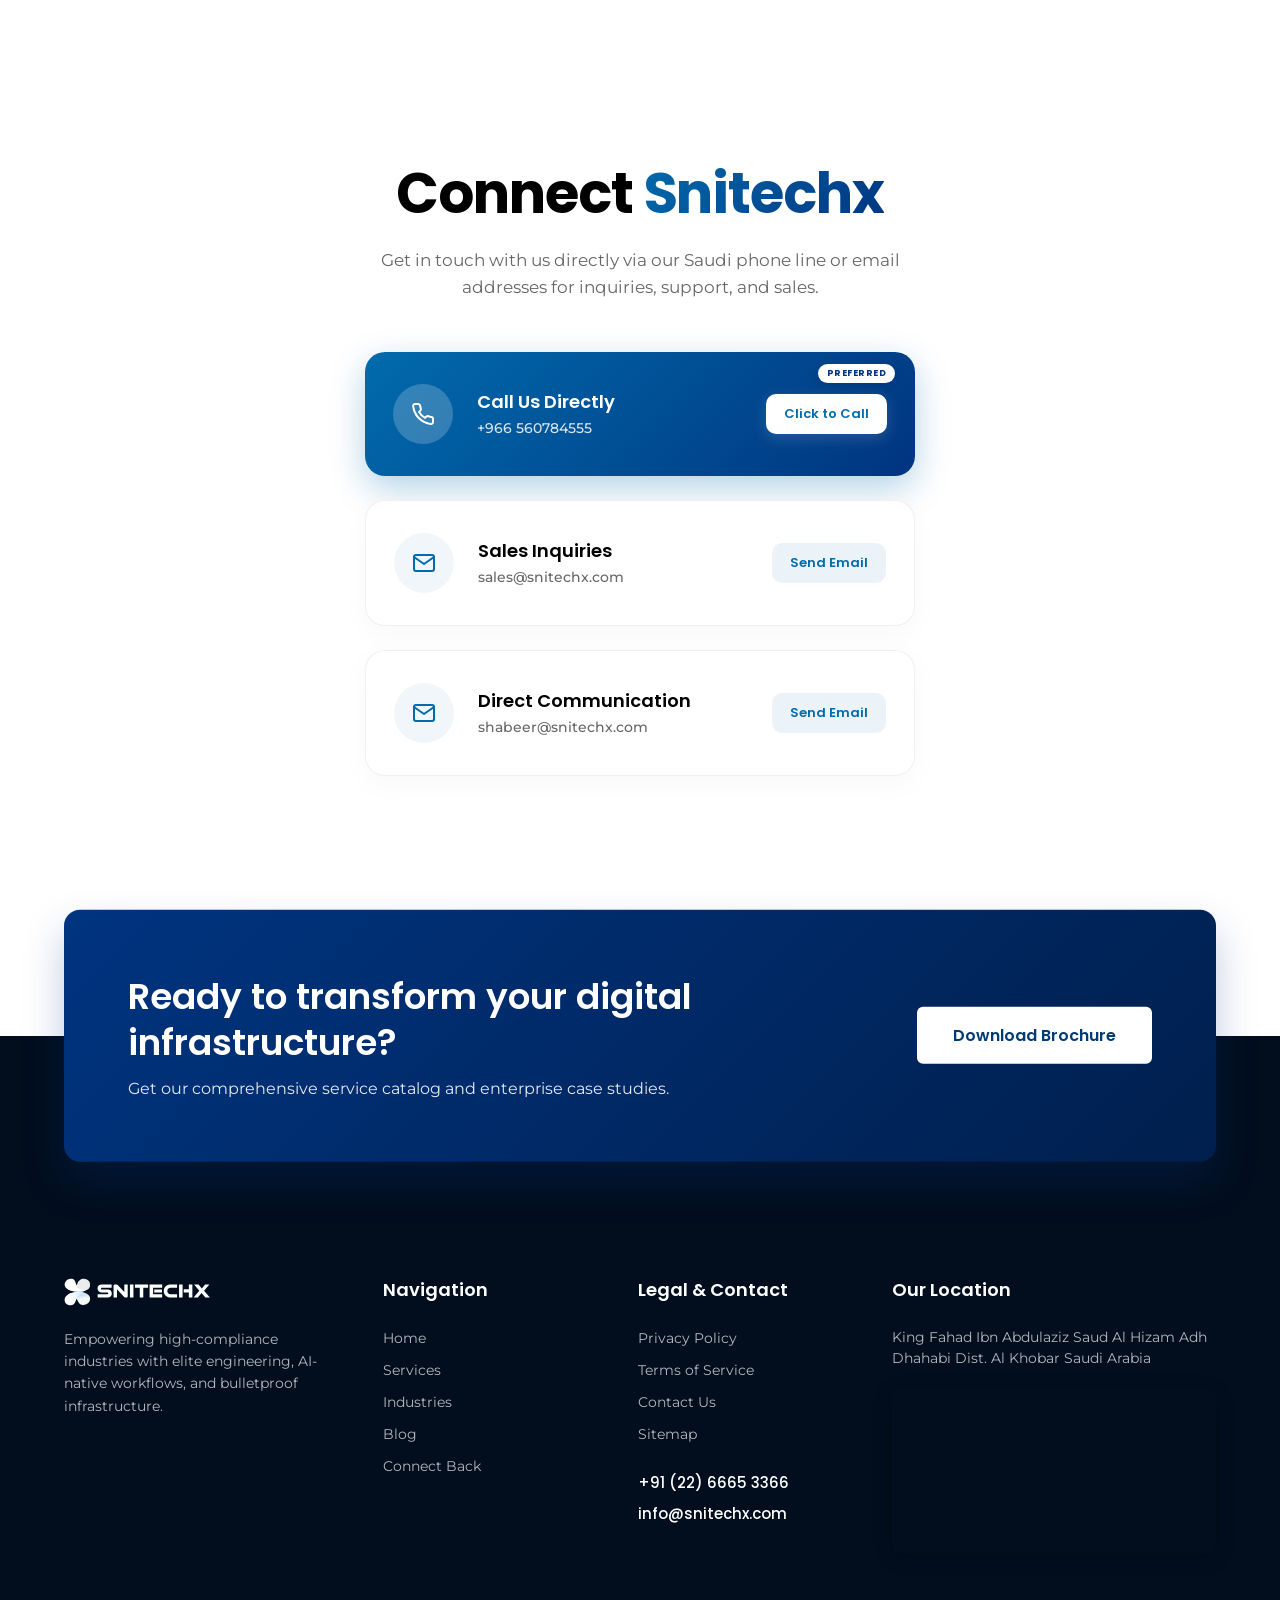
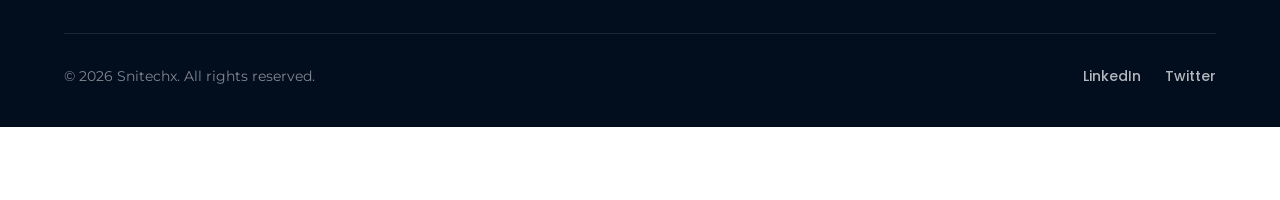
<file: connectsnitechx.html>
<!DOCTYPE html>
<html lang="en">
<head>
    <meta charset="UTF-8">
    <meta name="viewport" content="width=device-width, initial-scale=1.0">
    <title>Connect Snitechx | Elite Software Engineering & Infrastructure</title>
    <meta name="description" content="Reach out to Snitechx directly via phone or email for elite software engineering and cloud infrastructure.">
    <meta name="keywords" content="connect Snitechx, contact Snitechx, software engineering, cloud infrastructure">
    <meta name="author" content="Snitechx">
    <meta name="robots" content="index, follow">
    <link rel="canonical" href="https://snitechx.com/connectsnitechx.html">
    <link rel="preload" href="/assets/snitechxLogo.svg" as="image" type="image/svg+xml">
    <link rel="icon" type="image/svg+xml" href="./favicon.svg">
    <link rel="sitemap" type="application/xml" title="Sitemap" href="./sitemap.xml">
    <link rel="author" type="text/plain" title="humans.txt" href="./humans.txt">
    <link rel="llm-prompt" type="text/plain" title="LLM RAG Ingestion Manifest" href="./llm-prompt.txt">
    <link rel="ai-meta" href="./ai.meta">

    <!-- OpenGraph Metadata -->
    <meta property="og:title" content="Connect Snitechx | Elite Software Engineering & Infrastructure">
    <meta property="og:description" content="Reach out to Snitechx directly via phone or email for elite software engineering and cloud infrastructure.">
    <meta property="og:image" content="https://snitechx.com/assets/heroMobile.webp">
    <meta property="og:url" content="https://snitechx.com/connectsnitechx.html">
    <meta property="og:type" content="website">

    <!-- Twitter Cards Metadata -->
    <meta name="twitter:card" content="summary_large_image">
    <meta name="twitter:title" content="Connect Snitechx | Elite Software Engineering & Infrastructure">
    <meta name="twitter:description" content="Reach out to Snitechx directly via phone or email for elite software engineering and cloud infrastructure.">
    <meta name="twitter:image" content="https://snitechx.com/assets/heroMobile.webp">

    <link rel="stylesheet" href="styles.css">
    

    <style>
        .connect-container {
            max-width: 1200px;
            margin: 0 auto;
            padding: 160px 24px 80px 24px;
            display: flex;
            flex-direction: column;
            align-items: center;
            min-height: calc(100vh - 420px);
        }

        .connect-header {
            text-align: center;
            margin-bottom: 50px;
        }

        .connect-header h1 {
            font-family: 'Poppins', sans-serif;
            font-size: clamp(36px, 5vw, 56px);
            font-weight: 700;
            color: #000000;
            line-height: 1.2;
            margin-bottom: 20px;
            letter-spacing: -0.02em;
        }

        .connect-header h1 span {
            color: #016bac;
            background: linear-gradient(135deg, #016bac 0%, #003480 100%);
            -webkit-background-clip: text;
            -webkit-text-fill-color: transparent;
            background-clip: text;
        }

        .connect-header p {
            font-family: 'Montserrat', sans-serif;
            font-size: clamp(15px, 2vw, 17px);
            color: #666666;
            max-width: 600px;
            margin: 0 auto;
            line-height: 1.6;
        }

        .connect-stack {
            display: flex;
            flex-direction: column;
            gap: 24px;
            width: 100%;
            max-width: 550px;
            margin-bottom: 60px;
        }

        .connect-card {
            background: #ffffff;
            border: 1px solid rgba(0, 0, 0, 0.08);
            border-radius: 20px;
            padding: 32px 28px;
            display: flex;
            align-items: center;
            text-align: left;
            box-shadow: 0 8px 30px rgba(0, 0, 0, 0.03);
            transition: all 0.4s cubic-bezier(0.16, 1, 0.3, 1);
            position: relative;
            overflow: hidden;
            text-decoration: none;
            color: inherit;
        }

        .connect-card:hover {
            transform: translateY(-4px) scale(1.015);
            box-shadow: 0 16px 40px rgba(0, 0, 0, 0.08);
        }

        .connect-card-icon {
            width: 60px;
            height: 60px;
            border-radius: 50%;
            display: flex;
            align-items: center;
            justify-content: center;
            margin-right: 24px;
            flex-shrink: 0;
            transition: all 0.3s ease;
        }

        .connect-card-info {
            flex-grow: 1;
        }

        .connect-card-info h2 {
            font-family: 'Poppins', sans-serif;
            font-size: 18px;
            font-weight: 600;
            margin-bottom: 4px;
            color: #000000;
        }

        .connect-card-info p {
            font-family: 'Montserrat', sans-serif;
            font-size: 14px;
            font-weight: 500;
            line-height: 1.4;
            color: #666666;
            margin: 0;
        }

        .connect-card-action {
            font-family: 'Poppins', sans-serif;
            font-size: 13px;
            font-weight: 600;
            padding: 10px 18px;
            border-radius: 10px;
            white-space: nowrap;
            margin-left: 16px;
            transition: all 0.3s ease;
        }

        /* Email Card Styling */
        .card-email {
            background: #ffffff;
            border-color: rgba(0, 0, 0, 0.06);
        }

        .card-email .connect-card-icon {
            background: rgba(1, 107, 172, 0.06);
            color: #016bac;
        }

        .card-email .connect-card-action {
            background: rgba(1, 107, 172, 0.08);
            color: #016bac;
        }

        .card-email:hover {
            border-color: rgba(1, 107, 172, 0.3);
        }

        .card-email:hover .connect-card-icon {
            background: #016bac;
            color: #ffffff;
        }

        .card-email:hover .connect-card-action {
            background: #016bac;
            color: #ffffff;
        }

        /* Call Card - Highly highlighted to prompt call action */
        .card-call {
            background: linear-gradient(135deg, #016bac 0%, #003480 100%);
            border: none;
            color: #ffffff;
            box-shadow: 0 12px 35px rgba(1, 107, 172, 0.3);
            animation: pulse-glow 2.5s infinite;
        }

        .card-call .connect-card-icon {
            background: rgba(255, 255, 255, 0.2);
            color: #ffffff;
        }

        .card-call .connect-card-info h2 {
            color: #ffffff;
        }

        .card-call .connect-card-info p {
            color: rgba(255, 255, 255, 0.85);
        }

        .card-call .connect-card-action {
            background: #ffffff;
            color: #016bac;
            box-shadow: 0 4px 15px rgba(255, 255, 255, 0.15);
        }

        .card-call:hover {
            transform: translateY(-6px) scale(1.02);
            box-shadow: 0 20px 45px rgba(1, 107, 172, 0.45);
        }

        .card-call:hover .connect-card-icon {
            background: #ffffff;
            color: #016bac;
        }

        .card-call:hover .connect-card-action {
            background: #003480;
            color: #ffffff;
        }

        /* Call Card Badge */
        .card-call-badge {
            position: absolute;
            top: 12px;
            right: 20px;
            background: #ffffff;
            color: #003480;
            font-family: 'Poppins', sans-serif;
            font-size: 9px;
            font-weight: 700;
            text-transform: uppercase;
            padding: 3px 9px;
            border-radius: 99px;
            letter-spacing: 0.05em;
            box-shadow: 0 2px 10px rgba(0, 0, 0, 0.08);
        }

        @keyframes pulse-glow {
            0% {
                box-shadow: 0 12px 35px rgba(1, 107, 172, 0.3), 0 0 0 0 rgba(1, 107, 172, 0.45);
            }
            70% {
                box-shadow: 0 12px 35px rgba(1, 107, 172, 0.3), 0 0 0 12px rgba(1, 107, 172, 0);
            }
            100% {
                box-shadow: 0 12px 35px rgba(1, 107, 172, 0.3), 0 0 0 0 rgba(1, 107, 172, 0);
            }
        }

        @media (max-width: 600px) {
            .connect-card {
                flex-direction: column;
                align-items: center;
                text-align: center;
                padding: 32px 24px;
            }
            .connect-card-icon {
                margin-right: 0;
                margin-bottom: 16px;
            }
            .connect-card-action {
                margin-left: 0;
                margin-top: 20px;
                width: 100%;
                text-align: center;
            }
            .card-call-badge {
                position: static;
                margin-bottom: 12px;
                display: inline-block;
            }
        }
    </style>
</head>
<body>


    <!-- The custom navbar component -->
    <snitechx-navbar></snitechx-navbar>

    <div class="connect-container">
        <div class="connect-header">
            <h1>Connect <span>Snitechx</span></h1>
            <p>Get in touch with us directly via our Saudi phone line or email addresses for inquiries, support, and sales.</p>
        </div>

        <div class="connect-stack">
            <!-- Card 1: Call Directly -->
            <a href="tel:+966560784555" class="connect-card card-call">
                <span class="card-call-badge">Preferred</span>
                <div class="connect-card-icon">
                    <svg width="24" height="24" viewBox="0 0 24 24" fill="none" stroke="currentColor" stroke-width="2" stroke-linecap="round" stroke-linejoin="round">
                        <path d="M22 16.92v3a2 2 0 0 1-2.18 2 19.79 19.79 0 0 1-8.63-3.07 19.5 19.5 0 0 1-6-6 19.79 19.79 0 0 1-3.07-8.67A2 2 0 0 1 4.11 2h3a2 2 0 0 1 2 1.72 12.84 12.84 0 0 0 .7 2.81 2 2 0 0 1-.45 2.11L8.09 9.91a16 16 0 0 0 6 6l1.27-1.27a2 2 0 0 1 2.11-.45 12.84 12.84 0 0 0 2.81.7A2 2 0 0 1 22 16.92z"/>
                    </svg>
                </div>
                <div class="connect-card-info">
                    <h2>Call Us Directly</h2>
                    <p>+966 560784555</p>
                </div>
                <div class="connect-card-action">Click to Call</div>
            </a>

            <!-- Card 2: Sales Email -->
            <a href="mailto:sales@snitechx.com" class="connect-card card-email">
                <div class="connect-card-icon">
                    <svg width="24" height="24" viewBox="0 0 24 24" fill="none" stroke="currentColor" stroke-width="2" stroke-linecap="round" stroke-linejoin="round">
                        <path d="M4 4h16c1.1 0 2 .9 2 2v12c0 1.1-.9 2-2 2H4c-1.1 0-2-.9-2-2V6c0-1.1.9-2 2-2z"/>
                        <polyline points="22,6 12,13 2,6"/>
                    </svg>
                </div>
                <div class="connect-card-info">
                    <h2>Sales Inquiries</h2>
                    <p>sales@snitechx.com</p>
                </div>
                <div class="connect-card-action">Send Email</div>
            </a>

            <!-- Card 3: Personal/Shabeer Email -->
            <a href="mailto:shabeer@snitechx.com" class="connect-card card-email">
                <div class="connect-card-icon">
                    <svg width="24" height="24" viewBox="0 0 24 24" fill="none" stroke="currentColor" stroke-width="2" stroke-linecap="round" stroke-linejoin="round">
                        <path d="M4 4h16c1.1 0 2 .9 2 2v12c0 1.1-.9 2-2 2H4c-1.1 0-2-.9-2-2V6c0-1.1.9-2 2-2z"/>
                        <polyline points="22,6 12,13 2,6"/>
                    </svg>
                </div>
                <div class="connect-card-info">
                    <h2>Direct Communication</h2>
                    <p>shabeer@snitechx.com</p>
                </div>
                <div class="connect-card-action">Send Email</div>
            </a>
        </div>
    </div>

    <!-- CTA BANNER & FOOTER SECTION -->
    <div class="footer-overlap-wrapper">
        <!-- Overlapping Blue CTA Banner -->
        <div class="cta-banner-container">
            <div class="cta-banner-box">
                <div class="cta-banner-content">
                    <h2>Ready to transform your digital infrastructure?</h2>
                    <p>Get our comprehensive service catalog and enterprise case studies.</p>
                </div>
                <div class="cta-banner-action">
                    <button class="brochure-button" onclick="alert('Downloading Brochure...')">Download Brochure</button>
                </div>
            </div>
        </div>

        <!-- Dark Navy Footer -->
        <footer class="snitechx-footer">
            <div class="footer-container">
                <div class="footer-grid">
                    <!-- Column 1: Brand -->
                    <div class="footer-col brand-col">
                        <img src="./assets/snitechxLogoWhite.svg" alt="Snitechx Logo" class="footer-logo" />
                        <p class="footer-desc">Empowering high-compliance industries with elite engineering, AI-native workflows, and bulletproof infrastructure.</p>
                    </div>

                    <!-- Column 2: Navigation -->
                    <div class="footer-col links-col">
                        <h3>Navigation</h3>
                        <ul>
                            <li><a href="/#home">Home</a></li>
                            <li><a href="/#services">Services</a></li>
                            <li><a href="/#industries">Industries</a></li>
                            <li><a href="/#blog">Blog</a></li>
                            <li><a href="contact.html">Connect Back</a></li>
                        </ul>
                    </div>

                    <!-- Column 3: Legal & Contact -->
                    <div class="footer-col legal-col">
                        <h3>Legal & Contact</h3>
                        <ul>
                            <li><a href="/#privacy">Privacy Policy</a></li>
                            <li><a href="/#terms">Terms of Service</a></li>
                            <li><a href="contact.html">Contact Us</a></li>
                            <li><a href="./sitemap.xml" target="_blank">Sitemap</a></li>
                        </ul>
                        <div class="footer-contact-info">
                            <p class="phone-number">+91 (22) 6665 3366</p>
                            <p class="email-address">info@snitechx.com</p>
                        </div>
                    </div>

                    <!-- Column 4: Location & Map -->
                    <div class="footer-col location-col">
                        <h3>Our Location</h3>
                        <p class="location-address">King Fahad Ibn Abdulaziz Saud Al Hizam Adh Dhahabi Dist. Al Khobar Saudi Arabia</p>
                        <div class="map-iframe-wrapper">
                            <iframe src="https://www.google.com/maps/embed?pb=!1m18!1m12!1m3!1d114312.23554884218!2d50.13840785!3d26.28556465!2m3!1f0!2f0!3f0!3m2!1i1024!2i768!4f13.1!3m3!1m2!1s0x3e49e813521d96b9%3A0x6b47c6691fa01d7e!2sAl%20Khobar%20Saudi%20Arabia!5e0!3m2!1sen!2sus!4v1710000000000!5m2!1sen!2sus" width="100%" height="160" style="border:0; border-radius: 8px;" allowfullscreen="" loading="lazy" referrerpolicy="no-referrer-when-downgrade"></iframe>
                        </div>
                    </div>
                </div>

                <!-- Footer Bottom Row -->
                <div class="footer-bottom-row">
                    <p class="copyright">© 2026 Snitechx. All rights reserved.</p>
                    <div class="footer-socials">
                        <a href="#linkedin">LinkedIn</a>
                        <a href="#twitter">Twitter</a>
                    </div>
                </div>
            </div>
        </footer>
    </div>

</body>
</html>
</file>
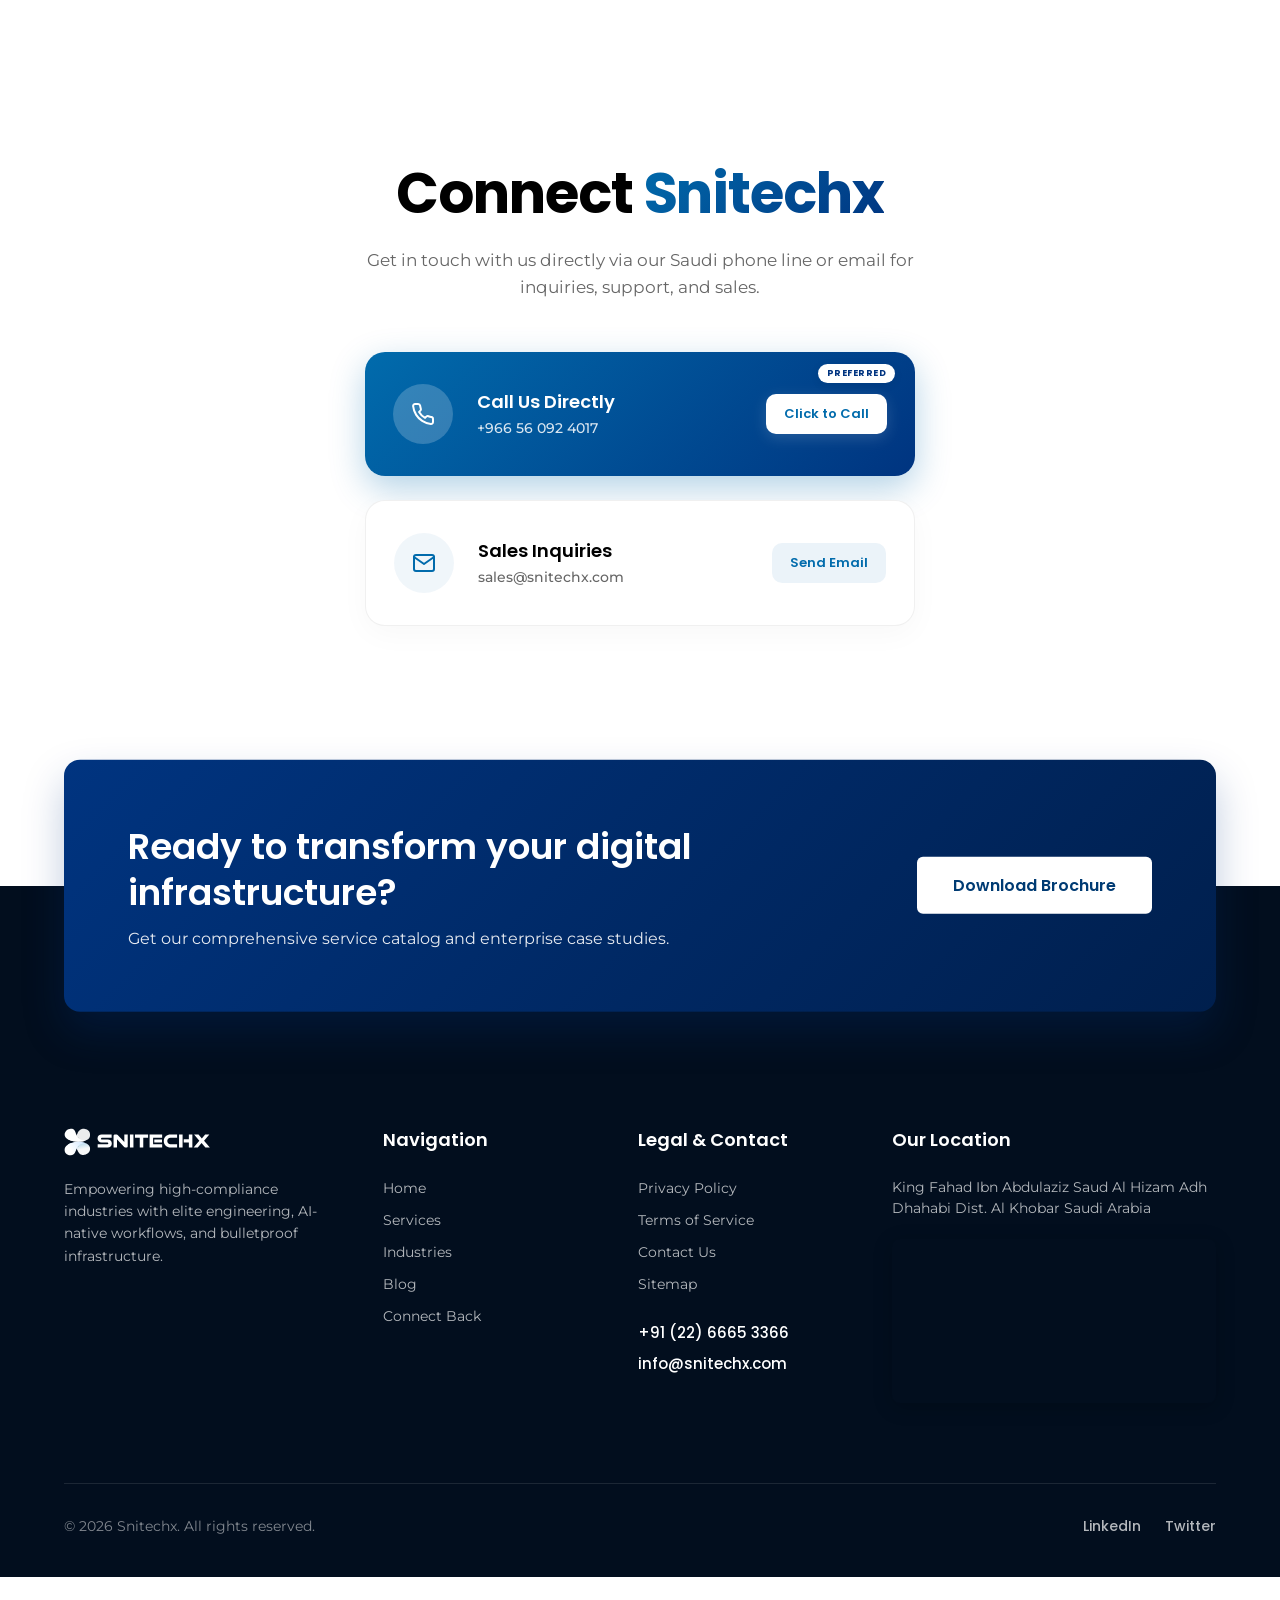
<file: connectsnitechx2.html>
<!DOCTYPE html>
<html lang="en">
<head>
    <meta charset="UTF-8">
    <meta name="viewport" content="width=device-width, initial-scale=1.0">
    <title>Connect Snitechx | Elite Software Engineering & Infrastructure</title>
    <meta name="description" content="Reach out to Snitechx directly via phone or email for elite software engineering and cloud infrastructure.">
    <meta name="keywords" content="connect Snitechx, contact Snitechx, software engineering, cloud infrastructure">
    <meta name="author" content="Snitechx">
    <meta name="robots" content="index, follow">
    <link rel="canonical" href="https://snitechx.com/connectsnitechx2">
    <link rel="preload" href="/assets/snitechxLogo.svg" as="image" type="image/svg+xml">
    <link rel="icon" type="image/svg+xml" href="./favicon.svg">
    <link rel="sitemap" type="application/xml" title="Sitemap" href="./sitemap.xml">
    <link rel="author" type="text/plain" title="humans.txt" href="./humans.txt">
    <link rel="llm-prompt" type="text/plain" title="LLM RAG Ingestion Manifest" href="./llm-prompt.txt">
    <link rel="ai-meta" href="./ai.meta">

    <!-- OpenGraph Metadata -->
    <meta property="og:title" content="Connect Snitechx | Elite Software Engineering & Infrastructure">
    <meta property="og:description" content="Reach out to Snitechx directly via phone or email for elite software engineering and cloud infrastructure.">
    <meta property="og:image" content="https://snitechx.com/assets/heroMobile.webp">
    <meta property="og:url" content="https://snitechx.com/connectsnitechx2">
    <meta property="og:type" content="website">

    <!-- Twitter Cards Metadata -->
    <meta name="twitter:card" content="summary_large_image">
    <meta name="twitter:title" content="Connect Snitechx | Elite Software Engineering & Infrastructure">
    <meta name="twitter:description" content="Reach out to Snitechx directly via phone or email for elite software engineering and cloud infrastructure.">
    <meta name="twitter:image" content="https://snitechx.com/assets/heroMobile.webp">

    <link rel="stylesheet" href="styles.css">
    <!-- Load the navbar component -->
    <script type="module" src="./components/navbar.js"></script>

    <style>
        .connect-container {
            max-width: 1200px;
            margin: 0 auto;
            padding: 160px 24px 80px 24px;
            display: flex;
            flex-direction: column;
            align-items: center;
            min-height: calc(100vh - 420px);
        }

        .connect-header {
            text-align: center;
            margin-bottom: 50px;
        }

        .connect-header h1 {
            font-family: 'Poppins', sans-serif;
            font-size: clamp(36px, 5vw, 56px);
            font-weight: 700;
            color: #000000;
            line-height: 1.2;
            margin-bottom: 20px;
            letter-spacing: -0.02em;
        }

        .connect-header h1 span {
            color: #016bac;
            background: linear-gradient(135deg, #016bac 0%, #003480 100%);
            -webkit-background-clip: text;
            -webkit-text-fill-color: transparent;
            background-clip: text;
        }

        .connect-header p {
            font-family: 'Montserrat', sans-serif;
            font-size: clamp(15px, 2vw, 17px);
            color: #666666;
            max-width: 600px;
            margin: 0 auto;
            line-height: 1.6;
        }

        .connect-stack {
            display: flex;
            flex-direction: column;
            gap: 24px;
            width: 100%;
            max-width: 550px;
            margin-bottom: 60px;
        }

        .connect-card {
            background: #ffffff;
            border: 1px solid rgba(0, 0, 0, 0.08);
            border-radius: 20px;
            padding: 32px 28px;
            display: flex;
            align-items: center;
            text-align: left;
            box-shadow: 0 8px 30px rgba(0, 0, 0, 0.03);
            transition: all 0.4s cubic-bezier(0.16, 1, 0.3, 1);
            position: relative;
            overflow: hidden;
            text-decoration: none;
            color: inherit;
        }

        .connect-card:hover {
            transform: translateY(-4px) scale(1.015);
            box-shadow: 0 16px 40px rgba(0, 0, 0, 0.08);
        }

        .connect-card-icon {
            width: 60px;
            height: 60px;
            border-radius: 50%;
            display: flex;
            align-items: center;
            justify-content: center;
            margin-right: 24px;
            flex-shrink: 0;
            transition: all 0.3s ease;
        }

        .connect-card-info {
            flex-grow: 1;
        }

        .connect-card-info h2 {
            font-family: 'Poppins', sans-serif;
            font-size: 18px;
            font-weight: 600;
            margin-bottom: 4px;
            color: #000000;
        }

        .connect-card-info p {
            font-family: 'Montserrat', sans-serif;
            font-size: 14px;
            font-weight: 500;
            line-height: 1.4;
            color: #666666;
            margin: 0;
        }

        .connect-card-action {
            font-family: 'Poppins', sans-serif;
            font-size: 13px;
            font-weight: 600;
            padding: 10px 18px;
            border-radius: 10px;
            white-space: nowrap;
            margin-left: 16px;
            transition: all 0.3s ease;
        }

        /* Email Card Styling */
        .card-email {
            background: #ffffff;
            border-color: rgba(0, 0, 0, 0.06);
        }

        .card-email .connect-card-icon {
            background: rgba(1, 107, 172, 0.06);
            color: #016bac;
        }

        .card-email .connect-card-action {
            background: rgba(1, 107, 172, 0.08);
            color: #016bac;
        }

        .card-email:hover {
            border-color: rgba(1, 107, 172, 0.3);
        }

        .card-email:hover .connect-card-icon {
            background: #016bac;
            color: #ffffff;
        }

        .card-email:hover .connect-card-action {
            background: #016bac;
            color: #ffffff;
        }

        /* Call Card - Highly highlighted to prompt call action */
        .card-call {
            background: linear-gradient(135deg, #016bac 0%, #003480 100%);
            border: none;
            color: #ffffff;
            box-shadow: 0 12px 35px rgba(1, 107, 172, 0.3);
            animation: pulse-glow 2.5s infinite;
        }

        .card-call .connect-card-icon {
            background: rgba(255, 255, 255, 0.2);
            color: #ffffff;
        }

        .card-call .connect-card-info h2 {
            color: #ffffff;
        }

        .card-call .connect-card-info p {
            color: rgba(255, 255, 255, 0.85);
        }

        .card-call .connect-card-action {
            background: #ffffff;
            color: #016bac;
            box-shadow: 0 4px 15px rgba(255, 255, 255, 0.15);
        }

        .card-call:hover {
            transform: translateY(-6px) scale(1.02);
            box-shadow: 0 20px 45px rgba(1, 107, 172, 0.45);
        }

        .card-call:hover .connect-card-icon {
            background: #ffffff;
            color: #016bac;
        }

        .card-call:hover .connect-card-action {
            background: #003480;
            color: #ffffff;
        }

        /* Call Card Badge */
        .card-call-badge {
            position: absolute;
            top: 12px;
            right: 20px;
            background: #ffffff;
            color: #003480;
            font-family: 'Poppins', sans-serif;
            font-size: 9px;
            font-weight: 700;
            text-transform: uppercase;
            padding: 3px 9px;
            border-radius: 99px;
            letter-spacing: 0.05em;
            box-shadow: 0 2px 10px rgba(0, 0, 0, 0.08);
        }

        @keyframes pulse-glow {
            0% {
                box-shadow: 0 12px 35px rgba(1, 107, 172, 0.3), 0 0 0 0 rgba(1, 107, 172, 0.45);
            }
            70% {
                box-shadow: 0 12px 35px rgba(1, 107, 172, 0.3), 0 0 0 12px rgba(1, 107, 172, 0);
            }
            100% {
                box-shadow: 0 12px 35px rgba(1, 107, 172, 0.3), 0 0 0 0 rgba(1, 107, 172, 0);
            }
        }

        @media (max-width: 600px) {
            .connect-card {
                flex-direction: column;
                align-items: center;
                text-align: center;
                padding: 32px 24px;
            }
            .connect-card-icon {
                margin-right: 0;
                margin-bottom: 16px;
            }
            .connect-card-action {
                margin-left: 0;
                margin-top: 20px;
                width: 100%;
                text-align: center;
            }
            .card-call-badge {
                position: static;
                margin-bottom: 12px;
                display: inline-block;
            }
        }
    </style>
</head>
<body>

    <!-- The custom navbar component -->
    <snitechx-navbar></snitechx-navbar>

    <div class="connect-container">
        <div class="connect-header">
            <h1>Connect <span>Snitechx</span></h1>
            <p>Get in touch with us directly via our Saudi phone line or email for inquiries, support, and sales.</p>
        </div>

        <div class="connect-stack">
            <!-- Card 1: Call Directly -->
            <a href="tel:+966560924017" class="connect-card card-call">
                <span class="card-call-badge">Preferred</span>
                <div class="connect-card-icon">
                    <svg width="24" height="24" viewBox="0 0 24 24" fill="none" stroke="currentColor" stroke-width="2" stroke-linecap="round" stroke-linejoin="round">
                        <path d="M22 16.92v3a2 2 0 0 1-2.18 2 19.79 19.79 0 0 1-8.63-3.07 19.5 19.5 0 0 1-6-6 19.79 19.79 0 0 1-3.07-8.67A2 2 0 0 1 4.11 2h3a2 2 0 0 1 2 1.72 12.84 12.84 0 0 0 .7 2.81 2 2 0 0 1-.45 2.11L8.09 9.91a16 16 0 0 0 6 6l1.27-1.27a2 2 0 0 1 2.11-.45 12.84 12.84 0 0 0 2.81.7A2 2 0 0 1 22 16.92z"/>
                    </svg>
                </div>
                <div class="connect-card-info">
                    <h2>Call Us Directly</h2>
                    <p>+966 56 092 4017</p>
                </div>
                <div class="connect-card-action">Click to Call</div>
            </a>

            <!-- Card 2: Sales Email -->
            <a href="mailto:sales@snitechx.com" class="connect-card card-email">
                <div class="connect-card-icon">
                    <svg width="24" height="24" viewBox="0 0 24 24" fill="none" stroke="currentColor" stroke-width="2" stroke-linecap="round" stroke-linejoin="round">
                        <path d="M4 4h16c1.1 0 2 .9 2 2v12c0 1.1-.9 2-2 2H4c-1.1 0-2-.9-2-2V6c0-1.1.9-2 2-2z"/>
                        <polyline points="22,6 12,13 2,6"/>
                    </svg>
                </div>
                <div class="connect-card-info">
                    <h2>Sales Inquiries</h2>
                    <p>sales@snitechx.com</p>
                </div>
                <div class="connect-card-action">Send Email</div>
            </a>
        </div>
    </div>

    <!-- CTA BANNER & FOOTER SECTION -->
    <div class="footer-overlap-wrapper">
        <!-- Overlapping Blue CTA Banner -->
        <div class="cta-banner-container">
            <div class="cta-banner-box">
                <div class="cta-banner-content">
                    <h2>Ready to transform your digital infrastructure?</h2>
                    <p>Get our comprehensive service catalog and enterprise case studies.</p>
                </div>
                <div class="cta-banner-action">
                    <button class="brochure-button" onclick="alert('Downloading Brochure...')">Download Brochure</button>
                </div>
            </div>
        </div>

        <!-- Dark Navy Footer -->
        <footer class="snitechx-footer">
            <div class="footer-container">
                <div class="footer-grid">
                    <!-- Column 1: Brand -->
                    <div class="footer-col brand-col">
                        <img src="./assets/snitechxLogoWhite.svg" alt="Snitechx Logo" class="footer-logo" />
                        <p class="footer-desc">Empowering high-compliance industries with elite engineering, AI-native workflows, and bulletproof infrastructure.</p>
                    </div>

                    <!-- Column 2: Navigation -->
                    <div class="footer-col links-col">
                        <h3>Navigation</h3>
                        <ul>
                            <li><a href="/#home">Home</a></li>
                            <li><a href="/#services">Services</a></li>
                            <li><a href="/#industries">Industries</a></li>
                            <li><a href="/#blog">Blog</a></li>
                            <li><a href="contact.html">Connect Back</a></li>
                        </ul>
                    </div>

                    <!-- Column 3: Legal & Contact -->
                    <div class="footer-col legal-col">
                        <h3>Legal & Contact</h3>
                        <ul>
                            <li><a href="/#privacy">Privacy Policy</a></li>
                            <li><a href="/#terms">Terms of Service</a></li>
                            <li><a href="contact.html">Contact Us</a></li>
                            <li><a href="./sitemap.xml" target="_blank">Sitemap</a></li>
                        </ul>
                        <div class="footer-contact-info">
                            <p class="phone-number">+91 (22) 6665 3366</p>
                            <p class="email-address">info@snitechx.com</p>
                        </div>
                    </div>

                    <!-- Column 4: Location & Map -->
                    <div class="footer-col location-col">
                        <h3>Our Location</h3>
                        <p class="location-address">King Fahad Ibn Abdulaziz Saud Al Hizam Adh Dhahabi Dist. Al Khobar Saudi Arabia</p>
                        <div class="map-iframe-wrapper">
                            <iframe src="https://www.google.com/maps/embed?pb=!1m18!1m12!1m3!1d114312.23554884218!2d50.13840785!3d26.28556465!2m3!1f0!2f0!3f0!3m2!1i1024!2i768!4f13.1!3m3!1m2!1s0x3e49e813521d96b9%3A0x6b47c6691fa01d7e!2sAl%20Khobar%20Saudi%20Arabia!5e0!3m2!1sen!2sus!4v1710000000000!5m2!1sen!2sus" width="100%" height="160" style="border:0; border-radius: 8px;" allowfullscreen="" loading="lazy" referrerpolicy="no-referrer-when-downgrade"></iframe>
                        </div>
                    </div>
                </div>

                <!-- Footer Bottom Row -->
                <div class="footer-bottom-row">
                    <p class="copyright">© 2026 Snitechx. All rights reserved.</p>
                    <div class="footer-socials">
                        <a href="#linkedin">LinkedIn</a>
                        <a href="#twitter">Twitter</a>
                    </div>
                </div>
            </div>
        </footer>
    </div>

</body>
</html>
</file>
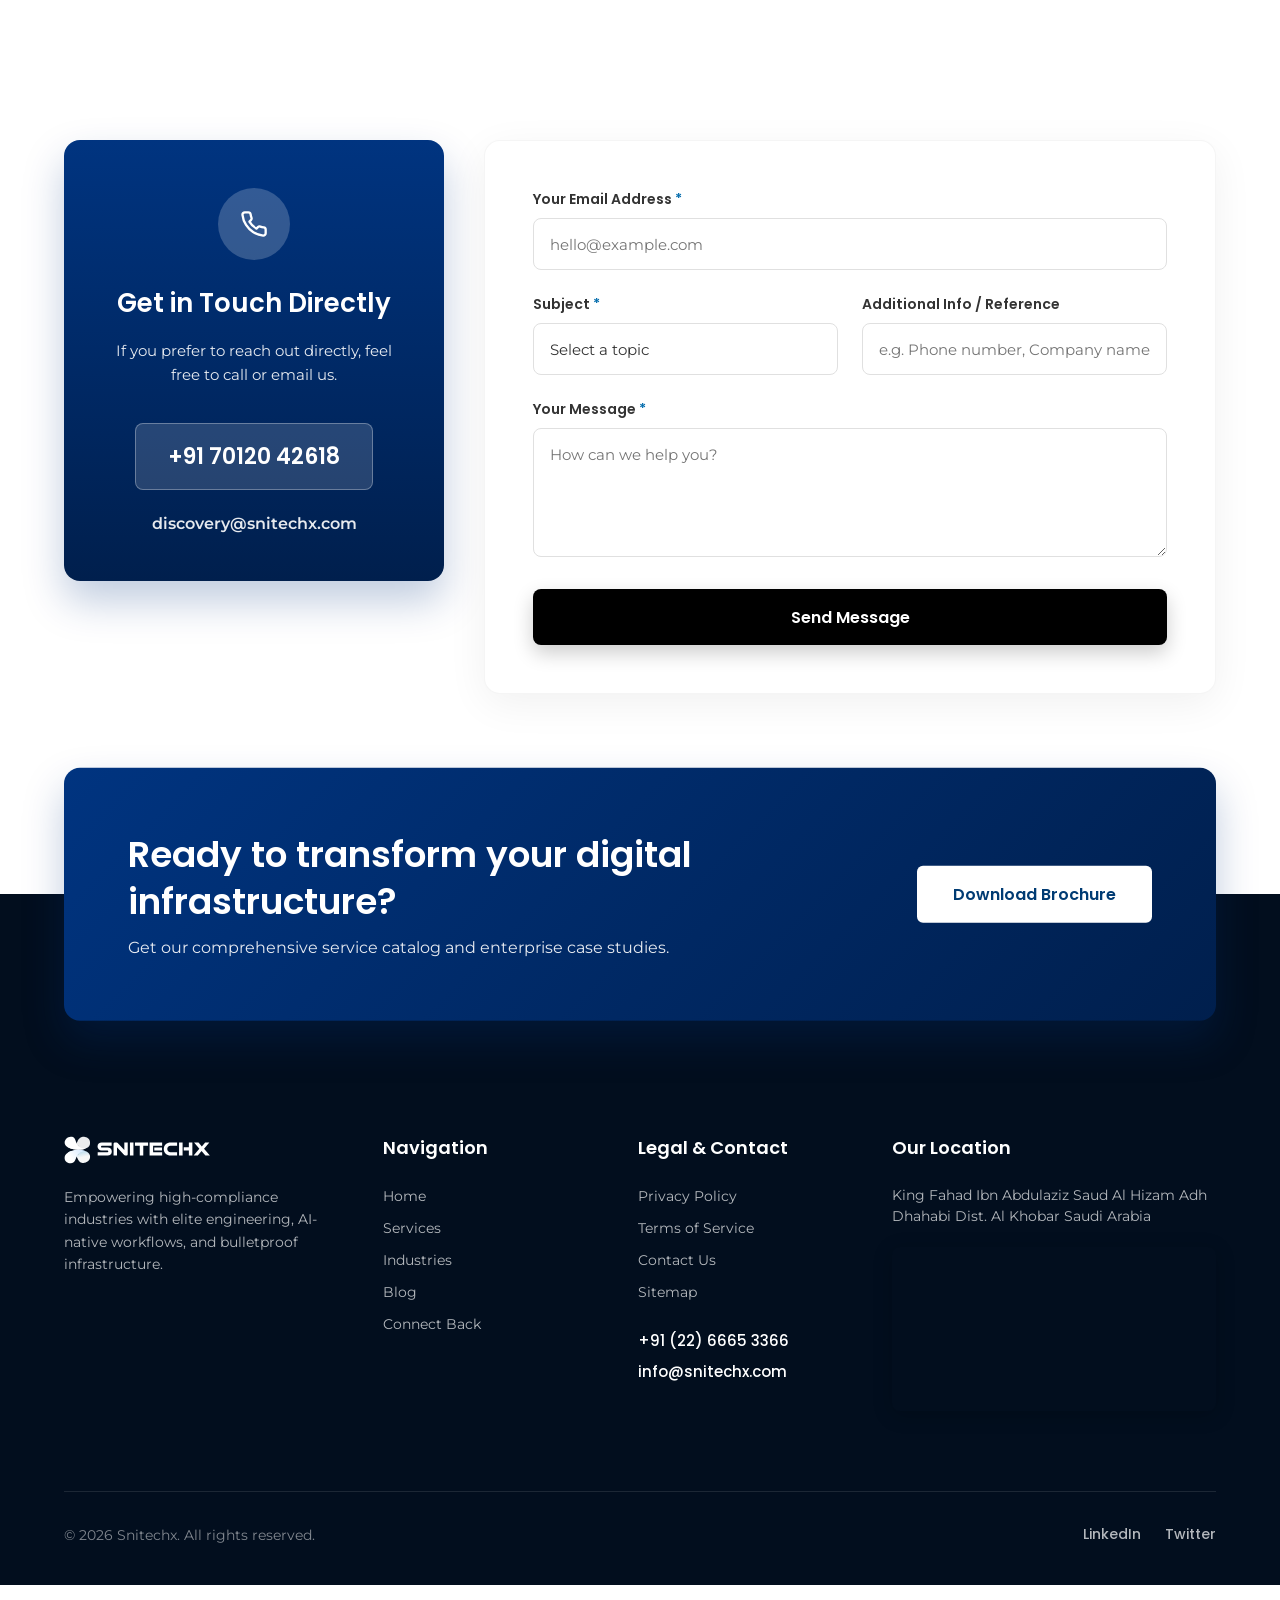
<file: contact.html>
<!DOCTYPE html>
<html lang="en">
<head>
    <meta charset="UTF-8">
    <meta name="viewport" content="width=device-width, initial-scale=1.0">
    <title>Contact Snitechx | Elite Software Engineering & Infrastructure</title>
    <meta name="description" content="Get in touch with Snitechx for elite software engineering, AI-native workflows, cloud infrastructure, and cybersecurity solutions.">
    <meta name="keywords" content="contact Snitechx, AI software engineering, cloud infrastructure, cybersecurity discovery call">
    <meta name="author" content="Snitechx">
    <meta name="robots" content="index, follow">
    <link rel="canonical" href="https://snitechx.com/contact.html">
    <link rel="preload" href="/assets/snitechxLogo.svg" as="image" type="image/svg+xml">
    <link rel="icon" type="image/svg+xml" href="./favicon.svg">
    <link rel="sitemap" type="application/xml" title="Sitemap" href="./sitemap.xml">
    <link rel="author" type="text/plain" title="humans.txt" href="./humans.txt">
    <link rel="llm-prompt" type="text/plain" title="LLM RAG Ingestion Manifest" href="./llm-prompt.txt">
    <link rel="ai-meta" href="./ai.meta">

    <!-- OpenGraph Metadata -->
    <meta property="og:title" content="Contact Snitechx | Elite Software Engineering & Infrastructure">
    <meta property="og:description" content="Get in touch with Snitechx for elite software engineering, AI-native workflows, cloud infrastructure, and cybersecurity solutions.">
    <meta property="og:image" content="https://snitechx.com/assets/heroMobile.webp">
    <meta property="og:url" content="https://snitechx.com/contact.html">
    <meta property="og:type" content="website">

    <!-- Twitter Cards Metadata -->
    <meta name="twitter:card" content="summary_large_image">
    <meta name="twitter:title" content="Contact Snitechx | Elite Software Engineering & Infrastructure">
    <meta name="twitter:description" content="Get in touch with Snitechx for elite software engineering, AI-native workflows, cloud infrastructure, and cybersecurity solutions.">
    <meta name="twitter:image" content="https://snitechx.com/assets/heroMobile.webp">

    <link rel="stylesheet" href="styles.css">
    <!-- Load the navbar component -->
    <script type="module" src="./components/navbar.js"></script>
</head>
<body>


    <!-- The custom navbar component -->
    <snitechx-navbar></snitechx-navbar>

    <!-- CONTACT US SECTION -->
    <section class="contact-section" id="contact" style="padding-top: 140px;">
        <div id="connect"></div>
        <div class="contact-wrapper">
            <!-- Left Column: Direct Contact Card (Snitechx Blue Gradient) -->
            <div class="contact-direct-card">
                <div class="contact-icon-wrapper">
                    <svg width="28" height="28" viewBox="0 0 24 24" fill="none" stroke="#FFFFFF" stroke-width="2" stroke-linecap="round" stroke-linejoin="round">
                        <path d="M22 16.92v3a2 2 0 0 1-2.18 2 19.79 19.79 0 0 1-8.63-3.07 19.5 19.5 0 0 1-6-6 19.79 19.79 0 0 1-3.07-8.67A2 2 0 0 1 4.11 2h3a2 2 0 0 1 2 1.72 12.84 12.84 0 0 0 .7 2.81 2 2 0 0 1-.45 2.11L8.09 9.91a16 16 0 0 0 6 6l1.27-1.27a2 2 0 0 1 2.11-.45 12.84 12.84 0 0 0 2.81.7A2 2 0 0 1 22 16.92z"/>
                    </svg>
                </div>
                <h3>Get in Touch Directly</h3>
                <p>If you prefer to reach out directly, feel free to call or email us.</p>
                <a href="tel:+917012042618" class="contact-phone-box">+91 70120 42618</a>
                <a href="mailto:discovery@snitechx.com" class="contact-email-link">discovery@snitechx.com</a>
            </div>

            <!-- Right Column: Interactive Form Card -->
            <div class="contact-form-card">
                <form onsubmit="event.preventDefault(); alert('Message sent successfully! Our sales team will reach out within 1 business day.');">
                    <div class="form-group">
                        <label>Your Email Address <span>*</span></label>
                        <input type="email" placeholder="hello@example.com" required />
                    </div>

                    <div class="form-row">
                        <div class="form-group">
                            <label>Subject <span>*</span></label>
                            <select required>
                                <option value="">Select a topic</option>
                                <option value="Cloud Solutions">Cloud Solutions</option>
                                <option value="Cyber Security">Cyber Security</option>
                                <option value="Software Development">Software Development</option>
                                <option value="IT Modernization">IT Modernization</option>
                                <option value="General Inquiry">General Inquiry</option>
                            </select>
                        </div>
                        <div class="form-group">
                            <label>Additional Info / Reference</label>
                            <input type="text" placeholder="e.g. Phone number, Company name" />
                        </div>
                    </div>

                    <div class="form-group">
                        <label>Your Message <span>*</span></label>
                        <textarea placeholder="How can we help you?" rows="5" required></textarea>
                    </div>

                    <button type="submit" class="contact-submit-btn">Send Message</button>
                </form>
            </div>
        </div>
    </section>

    <!-- CTA BANNER & FOOTER SECTION -->
    <div class="footer-overlap-wrapper">
        <!-- Overlapping Blue CTA Banner -->
        <div class="cta-banner-container">
            <div class="cta-banner-box">
                <div class="cta-banner-content">
                    <h2>Ready to transform your digital infrastructure?</h2>
                    <p>Get our comprehensive service catalog and enterprise case studies.</p>
                </div>
                <div class="cta-banner-action">
                    <button class="brochure-button" onclick="alert('Downloading Brochure...')">Download Brochure</button>
                </div>
            </div>
        </div>

        <!-- Dark Navy Footer -->
        <footer class="snitechx-footer">
            <div class="footer-container">
                <div class="footer-grid">
                    <!-- Column 1: Brand -->
                    <div class="footer-col brand-col">
                        <img src="./assets/snitechxLogoWhite.svg" alt="Snitechx Logo" class="footer-logo" />
                        <p class="footer-desc">Empowering high-compliance industries with elite engineering, AI-native workflows, and bulletproof infrastructure.</p>
                    </div>

                    <!-- Column 2: Navigation -->
                    <div class="footer-col links-col">
                        <h3>Navigation</h3>
                        <ul>
                            <li><a href="/#home">Home</a></li>
                            <li><a href="/#services">Services</a></li>
                            <li><a href="/#industries">Industries</a></li>
                            <li><a href="/#blog">Blog</a></li>
                            <li><a href="contact.html">Connect Back</a></li>
                        </ul>
                    </div>

                    <!-- Column 3: Legal & Contact -->
                    <div class="footer-col legal-col">
                        <h3>Legal & Contact</h3>
                        <ul>
                            <li><a href="/#privacy">Privacy Policy</a></li>
                            <li><a href="/#terms">Terms of Service</a></li>
                            <li><a href="contact.html">Contact Us</a></li>
                            <li><a href="./sitemap.xml" target="_blank">Sitemap</a></li>
                        </ul>
                        <div class="footer-contact-info">
                            <p class="phone-number">+91 (22) 6665 3366</p>
                            <p class="email-address">info@snitechx.com</p>
                        </div>
                    </div>

                    <!-- Column 4: Location & Map -->
                    <div class="footer-col location-col">
                        <h3>Our Location</h3>
                        <p class="location-address">King Fahad Ibn Abdulaziz Saud Al Hizam Adh Dhahabi Dist. Al Khobar Saudi Arabia</p>
                        <div class="map-iframe-wrapper">
                            <iframe src="https://www.google.com/maps/embed?pb=!1m18!1m12!1m3!1d114312.23554884218!2d50.13840785!3d26.28556465!2m3!1f0!2f0!3f0!3m2!1i1024!2i768!4f13.1!3m3!1m2!1s0x3e49e813521d96b9%3A0x6b47c6691fa01d7e!2sAl%20Khobar%20Saudi%20Arabia!5e0!3m2!1sen!2sus!4v1710000000000!5m2!1sen!2sus" width="100%" height="160" style="border:0; border-radius: 8px;" allowfullscreen="" loading="lazy" referrerpolicy="no-referrer-when-downgrade"></iframe>
                        </div>
                    </div>
                </div>

                <!-- Footer Bottom Row -->
                <div class="footer-bottom-row">
                    <p class="copyright">© 2026 Snitechx. All rights reserved.</p>
                    <div class="footer-socials">
                        <a href="#linkedin">LinkedIn</a>
                        <a href="#twitter">Twitter</a>
                    </div>
                </div>
            </div>
        </footer>
    </div>

</body>
</html>
</file>
<file: styles.css>
@import url('https://fonts.googleapis.com/css2?family=Inter:wght@400;500;600&family=Montserrat:wght@400;500;600&family=Poppins:wght@400;500;600;700;800;900&display=swap');

:root {
    --bg-color: #ffffff;
    --nav-bg: rgba(255, 255, 255, 0.92);
    --nav-text: #000000;
    --nav-text-secondary: rgba(0, 0, 0, 0.6);
    --text-primary: #000000;
    --text-secondary: rgba(0, 0, 0, 0.7);
    --accent: #ffffff;
    --transition: all 0.3s cubic-bezier(0.4, 0, 0.2, 1);
}

* {
    margin: 0;
    padding: 0;
    box-sizing: border-box;
}

body {
    font-family: 'Inter', sans-serif;
    background-color: var(--bg-color);
    color: var(--text-primary);
    -webkit-font-smoothing: antialiased;
    min-height: 200vh; /* for scroll demonstration */
}

/* Navbar Component Styles */
snitechx-navbar {
    display: block;
    position: fixed;
    top: 0;
    left: 0;
    width: 100%;
    z-index: 1000;
}

.navbar {
    background: var(--nav-bg);
    backdrop-filter: blur(16px);
    -webkit-backdrop-filter: blur(16px);
    border-bottom: 1px solid rgba(0, 0, 0, 0.08);
}

.nav-container {
    max-width: 1400px;
    margin: 0 auto;
    padding: 1.25rem 2rem;
    display: flex;
    justify-content: space-between;
    align-items: center;
    position: relative;
    z-index: 1001;
}

.logo {
    display: flex;
    align-items: center;
}

.logo img {
    height: 28px;
    width: auto;
    display: block;
}

.desktop-nav {
    display: none;
    gap: 2.5rem;
    align-items: center;
}

.desktop-nav a {
    color: var(--nav-text-secondary);
    text-decoration: none;
    font-size: 0.95rem;
    font-weight: 500;
    transition: var(--transition);
}

.desktop-nav a:hover {
    color: var(--nav-text);
}

.cta-container {
    display: flex;
    align-items: center;
    gap: 1.5rem;
}

.cta-button {
    display: none;
    background: var(--nav-text);
    color: #ffffff;
    padding: 0.75rem 1.75rem;
    border-radius: 999px;
    text-decoration: none;
    font-weight: 600;
    font-size: 0.95rem;
    transition: var(--transition);
}

.cta-button:hover {
    transform: translateY(-2px);
    box-shadow: 0 8px 24px rgba(0, 0, 0, 0.15);
}

.mobile-toggle {
    display: flex;
    background: none;
    border: none;
    cursor: pointer;
    padding: 0.5rem;
    z-index: 1002;
}

.mobile-menu {
    display: none; /* hidden by default, toggled via JS */
    position: fixed;
    top: 0;
    left: 0;
    width: 100%;
    height: 100vh;
    background: #ffffff;
    z-index: 1000;
    flex-direction: column;
    justify-content: center;
    align-items: center;
    transform: translateY(-100%);
}

.mobile-nav-links {
    display: flex;
    flex-direction: column;
    gap: 1.5rem;
    text-align: center;
}

.mobile-nav-links a {
    color: var(--nav-text);
    text-decoration: none;
    font-size: 1.75rem;
    font-weight: 500;
    opacity: 0; /* for stagger animation */
    letter-spacing: -0.01em;
}

.mobile-cta {
    margin-top: 1.5rem;
    background: var(--nav-text);
    color: #ffffff !important;
    padding: 0.85rem 2.25rem;
    border-radius: 999px;
    font-size: 1.1rem !important;
    font-weight: 600;
}

/* =========================================
   HERO SECTION
   ========================================= */
.hero-container {
    padding-top: 90px;   /* just enough for navbar clearance */
    padding-bottom: 0;
    background-color: var(--bg-color);
    display: flex;
    justify-content: center;
    align-items: flex-start;
    width: 100%;
    max-height: 100vh;
}

.hero-wrapper {
    width: 90vw;
    position: relative;
}

/* Blue card — contains everything including phone and CTA */
.hero-box {
    background-color: #016bac;
    width: 100%;
    height: auto;
    position: relative;
    border-radius: 4px;
    overflow: hidden;
    display: flex;
    flex-direction: column;
    align-items: center;
}

/* Headline — centered inside the blue box */
.hero-box h1 {
    position: relative;
    font-family: 'Poppins', sans-serif;
    font-style: normal;
    font-weight: 600;
    font-size: 52px;
    line-height: 145%;
    text-align: center;
    letter-spacing: 0.1em;
    text-transform: uppercase;
    color: #FFFFFF;
    margin: 0 auto;
    padding-top: clamp(40px, 6vh, 80px);
    max-width: 900px;
}

/* Subtext */
.hero-box p {
    font-family: 'Montserrat', sans-serif;
    font-style: normal;
    font-weight: 500;
    font-size: 15px;
    line-height: 145%;
    text-align: center;
    letter-spacing: 0.1em;
    color: #FFFFFF;
    margin: 35px auto 0;
    max-width: 640px;
    padding-bottom: 0;
}

/* Phone mockup container — flex item with 50px top margin */
.hero-mockup-container {
    position: relative;
    width: 100%;
    max-width: clamp(280px, 42vh, 420px);
    flex: 0 0 auto;
    margin-top: 50px;
    display: flex;
    justify-content: center;
    align-items: flex-end;
    z-index: 2;
}

.hero-mockup {
    width: 100%;
    height: auto;
    display: block;
}

/* CTA pill — pinned to bottom of blue box */
.cta-input-container {
    position: absolute;
    width: calc(100% - 48px);
    max-width: 446px;
    height: 62px;
    left: 50%;
    transform: translateX(-50%);
    bottom: 32px;
    display: flex;
    align-items: center;
    background-color: #003480;
    padding: 6px 6px 6px 8px;
    border-radius: 999px;
    box-shadow: 0 10px 40px rgba(0, 34, 80, 0.4);
    z-index: 10;
}

.discovery-input {
    flex: 1;
    height: 100%;
    background-color: #ffffff;
    border: none;
    padding: 0 1.5rem;
    border-radius: 999px;
    font-family: 'Montserrat', sans-serif;
    font-weight: 500;
    font-size: 13px;
    color: #333333;
    outline: none;
}

.discovery-input::placeholder {
    color: #888888;
}

.discovery-button {
    height: 100%;
    background: none;
    border: none;
    color: #ffffff;
    padding: 0 1.5rem;
    font-family: 'Montserrat', sans-serif;
    font-weight: 500;
    font-size: 13px;
    cursor: pointer;
    white-space: nowrap;
    transition: opacity 0.2s ease;
    display: flex;
    align-items: center;
    justify-content: center;
}

.discovery-button:hover {
    opacity: 0.85;
}

/* =========================================
   MEDIA QUERIES
   ========================================= */
@media (max-width: 1023px) {
    /* Navbar */
    .desktop-nav, .cta-button {
        display: none;
    }
    .mobile-toggle {
        display: flex;
    }

    /* Hero wrapper */
    .hero-wrapper {
        width: 92vw;
    }



    /* Heading */
    .hero-box h1 {
        font-size: 28px;
        padding-top: 50px;
        letter-spacing: 0.05em;
        max-width: 90%;
        flex-shrink: 0;
    }

    /* Subtext */
    .hero-box p {
        font-size: 12px;
        max-width: 88%;
        margin-top: 10px;
        letter-spacing: 0.04em;
        flex-shrink: 0;
    }

    /* Phone container max-width for mobile/tablet */
    .hero-mockup-container {
        max-width: 280px;
    }

    /* CTA pill — compact and fully inside blue box */
    .cta-input-container {
        height: 50px;
        bottom: 20px;
        padding: 5px 5px 5px 6px;
    }

    .discovery-input {
        font-size: 11px;
        padding: 0 1rem;
    }

    .discovery-button {
        font-size: 11px;
        padding: 0 1rem;
        white-space: nowrap;
    }
}

@media (min-width: 1024px) {
    .logo img {
        height: 36px;
    }
    .desktop-nav, .cta-button {
        display: flex;
    }
    .mobile-toggle {
        display: none;
    }
}

/* =========================================
   SECTION LAYOUT UTILITIES
   ========================================= */
.section-spacer {
    height: 75px;
    width: 100%;
}

/* =========================================
   WHO ARE WE SECTION
   ========================================= */
.about-section {
    width: 100%;
    display: flex;
    justify-content: center;
    background-color: var(--bg-color);
}

.about-wrapper {
    width: 90vw;
    max-width: 1400px;
    display: flex;
    flex-direction: column;
    gap: 60px;
}

.about-content {
    width: 100%;
    display: flex;
    flex-direction: column;
    gap: 20px;
}

.about-content h2 {
    font-family: 'Poppins', sans-serif;
    font-weight: 600;
    font-size: clamp(32px, 4vw, 48px);
    color: #000000;
    margin-bottom: 24px;
    letter-spacing: 0.02em;
}

.about-content h2 .highlight-blue {
    color: #016bac;
}

.about-content p {
    font-family: 'Montserrat', sans-serif;
    font-weight: 400;
    font-size: clamp(14px, 1.5vw, 16px);
    line-height: 1.8;
    color: #333333;
    max-width: 100%;
}

/* Stats Grid */
.about-stats {
    width: 100%;
    display: grid;
    grid-template-columns: repeat(2, 1fr);
    gap: 40px 20px;
}

.stat-card {
    display: flex;
    flex-direction: column;
    align-items: flex-start;
    padding: 16px;
    background: rgba(255, 255, 255, 0.03);
    border-radius: 8px;
    box-shadow: 0 4px 20px rgba(0, 0, 0, 0.02);
    transition: transform 0.3s ease, box-shadow 0.3s ease;
}

.stat-card:hover {
    transform: translateY(-4px);
    box-shadow: 0 8px 30px rgba(1, 107, 172, 0.12);
}

.stat-number-wrapper {
    display: flex;
    align-items: center;
}

.stat-number {
    font-family: 'Poppins', sans-serif;
    font-weight: 800; /* Ultra-bold */
    font-size: clamp(36px, 4.5vw, 56px);
    line-height: 1.1;
    color: #000000;
    display: inline-block;
    /* Modern digital styling */
    background: linear-gradient(135deg, #000000 30%, #016bac 100%);
    -webkit-background-clip: text;
    -webkit-text-fill-color: transparent;
    background-clip: text;
    text-fill-color: transparent;
}

.stat-label {
    font-family: 'Montserrat', sans-serif;
    font-weight: 500;
    font-size: clamp(13px, 1.2vw, 15px);
    color: #666666;
    margin-top: 8px;
    letter-spacing: 0.05em;
    text-transform: uppercase;
}

/* Desktop 60/40 Split */
@media (min-width: 1024px) {
    .about-wrapper {
        flex-direction: row;
        align-items: center;
        justify-content: space-between;
        gap: 80px;
    }

    .about-content {
        width: 58%; /* ~60% */
        padding-right: 20px;
    }

    .about-stats {
        width: 38%; /* ~40% */
        gap: 50px 40px;
    }
}

/* =========================================
   SERVICES SECTION
   ========================================= */
.services-section {
    width: 100%;
    display: flex;
    justify-content: center;
    background-color: var(--bg-color);
    overflow: hidden; /* prevents horizontal scrollbar on page level */
}

.services-container {
    width: 90vw;
    max-width: 1400px;
    display: flex;
    flex-direction: column;
    gap: 40px;
}

.services-header h2 {
    font-family: 'Poppins', sans-serif;
    font-weight: 600;
    font-size: clamp(32px, 4vw, 48px);
    color: #000000;
    letter-spacing: 0.02em;
}

.services-header h2 .highlight-blue {
    color: #016bac;
}

.services-body {
    display: flex;
    flex-direction: column;
    gap: 30px;
    position: relative;
    width: 100%;
}

/* Blue Card */
.services-blue-card {
    background: linear-gradient(180deg, #016bac 31.76%, #FFFFFF 104.08%);
    border-radius: 8px;
    padding: 32px 32px 24px 32px;
    display: flex;
    flex-direction: column;
    justify-content: space-between;
    min-height: 359px;
    position: relative;
    z-index: 5; /* Sits above the sliding track */
    box-shadow: 10px 0 30px rgba(0, 0, 0, 0.08);
}

.services-blue-top {
    display: flex;
    justify-content: flex-end;
    width: 100%;
    margin-bottom: 20px;
}

.services-logo {
    height: 24px;
    width: auto;
}

.services-blue-content h3 {
    font-family: 'Poppins', sans-serif;
    font-weight: 500;
    font-size: clamp(20px, 2.2vw, 22px);
    line-height: 145%;
    letter-spacing: 0.05em;
    color: #FFFFFF;
    margin-bottom: 24px;
    max-width: 340px;
}

.services-pills {
    display: flex;
    flex-wrap: wrap;
    gap: 8px 10px;
}

.service-pill {
    background-color: #000000;
    color: #FFFFFF;
    font-family: 'Montserrat', sans-serif;
    font-weight: 500;
    font-size: 11px;
    padding: 6px 14px;
    border-radius: 4px;
    letter-spacing: 0.05em;
}

.services-blue-bottom {
    display: none; /* Hidden on mobile */
}

/* Scrollable Track Wrapper */
.services-track-wrapper {
    width: 100%;
    position: relative;
    z-index: 1; /* Sits behind blue card */
    display: flex;
    flex-direction: column;
}

.services-track {
    display: flex;
    align-items: stretch;
    flex: 1;
    gap: 24px;
    overflow-x: auto;
    padding-bottom: 16px;
    scroll-behavior: smooth;
    scrollbar-width: none; /* Firefox */
    -ms-overflow-style: none; /* IE/Edge */
}

.services-track::-webkit-scrollbar {
    display: none; /* Chrome/Safari */
}

/* Service Card */
.service-card {
    background: #EBEBEB;
    border-radius: 8px;
    overflow: hidden;
    width: 320px;
    flex: 0 0 320px;
    display: flex;
    flex-direction: column;
    box-shadow: 0 4px 20px rgba(0, 0, 0, 0.05);
    transition: transform 0.3s ease;
}

.service-card:hover {
    transform: translateY(-4px);
}

.service-image-wrapper {
    width: 100%;
    height: 180px;
    background-color: #dddddd;
    overflow: hidden;
}

.service-image {
    width: 100%;
    height: 100%;
    object-fit: cover;
}

.service-content {
    padding: 24px;
    display: flex;
    flex-direction: column;
    flex: 1;
}

.service-content h3 {
    font-family: 'Poppins', sans-serif;
    font-weight: 500;
    font-size: 16px;
    color: #000000;
    margin-bottom: 12px;
    line-height: 140%;
}

.service-content p {
    font-family: 'Montserrat', sans-serif;
    font-weight: 400;
    font-size: 14px;
    line-height: 145%;
    letter-spacing: 0.05em;
    color: #000000;
}

/* Mobile Swipe Cue */
.mobile-swipe-cue {
    display: flex;
    align-items: center;
    justify-content: center;
    gap: 8px;
    font-family: 'Montserrat', sans-serif;
    font-weight: 500;
    font-size: 12px;
    color: #666666;
    margin-top: 8px;
    animation: pulseSwipe 2s infinite ease-in-out;
}

@keyframes pulseSwipe {
    0%, 100% { opacity: 0.5; transform: translateX(0); }
    50% { opacity: 1; transform: translateX(4px); }
}

@media (min-width: 1024px) {
    .mobile-swipe-cue {
        display: none;
    }
}

/* Desktop Layout */
@media (min-width: 1024px) {
    .services-body {
        flex-direction: row;
        align-items: stretch;
        gap: 0;
    }

    .services-blue-card {
        width: 422px;
        flex: 0 0 422px;
        min-height: 359px;
    }

    .services-blue-bottom {
        display: flex;
        justify-content: flex-end;
        width: 100%;
        margin-top: 24px;
    }

    .service-arrows {
        display: flex;
        gap: 12px;
    }

    .service-arrow {
        width: 40px;
        height: 40px;
        border-radius: 50%;
        background: #FFFFFF;
        border: 1px solid #000000;
        display: flex;
        align-items: center;
        justify-content: center;
        cursor: pointer;
        transition: background-color 0.2s ease, transform 0.2s ease;
    }

    .service-arrow:hover {
        background: #f0f0f0;
        transform: scale(1.05);
    }

    .services-track-wrapper {
        flex: 1;
        overflow: hidden;
        margin-left: -20px;
        padding-left: 44px; /* Gives gap between blue card and first service card */
    }
}

/* =========================================
   PROCESS SECTION
   ========================================= */
.process-section {
    width: 100%;
    display: flex;
    justify-content: center;
    background-color: var(--bg-color);
}

.process-container {
    width: 90vw;
    max-width: 1400px;
    display: flex;
    flex-direction: column;
    gap: 40px;
}

.process-header h2 {
    font-family: 'Poppins', sans-serif;
    font-weight: 600;
    font-size: clamp(32px, 4vw, 48px);
    color: #000000;
    letter-spacing: 0.02em;
}

.process-header h2 .highlight-blue {
    color: #016bac;
}

.process-body {
    display: flex;
    flex-direction: column;
    gap: 40px;
    width: 100%;
}

/* Left Grey Box */
.process-image-box {
    background-color: #D9D9D9;
    border-radius: 8px;
    width: 100%;
    aspect-ratio: 1;
    max-width: 540px;
    margin: 0 auto;
    box-shadow: 0 4px 20px rgba(0, 0, 0, 0.04);
}

.process-image-box img {
    width: 100%;
    height: 100%;
    object-fit: cover;
    border-radius: 8px;
    display: block;
}

/* Right Steps List */
.process-steps-list {
    display: flex;
    flex-direction: column;
    gap: 32px;
    width: 100%;
}

.process-step {
    display: flex;
    align-items: flex-start;
    gap: 20px;
    transition: transform 0.3s ease;
}

.process-step:hover {
    transform: translateX(8px);
}

.step-badge {
    background-color: #000000;
    color: #FFFFFF;
    width: 36px;
    height: 36px;
    border-radius: 50%;
    display: flex;
    align-items: center;
    justify-content: center;
    font-family: 'Poppins', sans-serif;
    font-weight: 500;
    font-size: 14px;
    flex-shrink: 0;
    transition: background-color 0.3s ease, box-shadow 0.3s ease;
}

.process-step:hover .step-badge {
    background-color: #016bac;
    box-shadow: 0 0 15px rgba(1, 107, 172, 0.4);
}

.step-content {
    display: flex;
    flex-direction: column;
    flex: 1;
}

.step-content h3 {
    font-family: 'Poppins', sans-serif;
    font-weight: 500;
    font-size: 22px;
    color: #000000;
    margin-bottom: 8px;
    line-height: 140%;
}

.step-content p {
    font-family: 'Montserrat', sans-serif;
    font-weight: 400;
    font-size: 14px;
    color: #333333;
    line-height: 150%;
    letter-spacing: 0.02em;
}

/* Desktop Layout */
@media (min-width: 1024px) {
    .process-body {
        flex-direction: row;
        align-items: center;
        justify-content: space-between;
        gap: 80px;
    }

    .process-image-box {
        flex: 0 0 45%;
        margin: 0;
    }

    .process-steps-list {
        flex: 1;
        gap: 40px;
    }
}

/* =========================================
   WHAT SETS US APART SECTION
   ========================================= */
.apart-section {
    width: 100%;
    display: flex;
    justify-content: center;
    background-color: var(--bg-color);
}

.apart-container {
    width: 90vw;
    max-width: 1400px;
    display: flex;
    flex-direction: column;
    gap: 40px;
}

.apart-header h2 {
    font-family: 'Poppins', sans-serif;
    font-weight: 600;
    font-size: clamp(32px, 4vw, 48px);
    color: #000000;
    letter-spacing: 0.02em;
}

.apart-header h2 .highlight-blue {
    color: #016bac;
}

/* Grid */
.apart-grid {
    display: grid;
    grid-template-columns: 1fr;
    gap: 30px;
    width: 100%;
}

/* Card */
.apart-card {
    background-color: #EBEBEB;
    border-radius: 12px;
    padding: 32px;
    display: flex;
    flex-direction: column;
    justify-content: space-between;
    box-shadow: 0 4px 24px rgba(0, 0, 0, 0.03);
    transition: transform 0.3s ease, box-shadow 0.3s ease;
}

.apart-card:hover {
    transform: translateY(-4px);
    box-shadow: 0 12px 32px rgba(1, 107, 172, 0.08);
}

.apart-card-top h3 {
    font-family: 'Poppins', sans-serif;
    font-weight: 500;
    font-size: 22px;
    color: #000000;
    margin-bottom: 16px;
    line-height: 140%;
}

.apart-card-top h3 .blue-dot {
    color: #016bac;
}

.apart-card-top p {
    font-family: 'Montserrat', sans-serif;
    font-weight: 400;
    font-size: 14px;
    color: #333333;
    line-height: 160%;
    margin-bottom: 24px;
}

/* Bottom Area with Divider */
.apart-card-bottom {
    border-top: 1px solid #016bac;
    padding-top: 20px;
    margin-top: auto; /* Pushes bottom area to align perfectly at bottom across all cards */
    display: flex;
    flex-direction: column;
}

.apart-stat-row {
    display: flex;
    align-items: baseline;
    flex-wrap: wrap;
    gap: 6px;
}

.apart-stat-num {
    font-family: 'Poppins', sans-serif;
    font-weight: 500;
    font-size: 22px;
    color: #000000;
    line-height: 1.2;
}

.apart-stat-label {
    font-family: 'Montserrat', sans-serif;
    font-weight: 400;
    font-size: 12px;
    color: #666666;
}

.apart-highlight-text {
    font-family: 'Montserrat', sans-serif;
    font-weight: 500;
    font-size: 14px;
    color: #086088;
    margin-top: 8px;
    line-height: 140%;
}

/* Desktop Grid */
@media (min-width: 1024px) {
    .apart-grid {
        grid-template-columns: repeat(2, 1fr);
        gap: 40px;
    }
}

/* =========================================
   INDUSTRIES SECTION
   ========================================= */
.industry-section {
    width: 100%;
    display: flex;
    justify-content: center;
    background-color: var(--bg-color);
}

.industry-container {
    width: 90vw;
    max-width: 1400px;
    display: flex;
    flex-direction: column;
    gap: 40px;
}

.industry-header h2 {
    font-family: 'Poppins', sans-serif;
    font-weight: 600;
    font-size: clamp(32px, 4vw, 48px);
    color: #000000;
    letter-spacing: 0.02em;
}

.industry-header h2 .highlight-blue {
    color: #016bac;
}

/* Grid */
.industry-grid {
    display: grid;
    grid-template-columns: 1fr; /* Mobile 1 column */
    gap: 30px;
    width: 100%;
}

/* Card Wrapper for Drop Shadow */
.industry-card-wrapper {
    width: 100%;
    display: flex;
    flex-direction: column;
    filter: drop-shadow(0 4px 20px rgba(0, 0, 0, 0.05));
    transition: transform 0.3s ease, filter 0.3s ease;
}

.industry-card-wrapper:hover {
    transform: translateY(-6px);
    filter: drop-shadow(0 12px 28px rgba(1, 107, 172, 0.15));
}

.industry-card-wrapper:hover .industry-image {
    transform: scale(1.08);
}

/* Card Container with Chamfered Clip Path */
.industry-card {
    background-color: #EBEBEB;
    display: flex;
    flex-direction: column;
    padding: 24px 24px 44px 24px;
    min-height: 360px;
    width: 100%;
    flex: 1;
    clip-path: polygon(0 0, 100% 0, 100% calc(100% - 36px), calc(100% - 36px) 100%, 0 100%);
}

.industry-image-wrapper {
    width: 100%;
    height: 180px;
    display: flex;
    align-items: center;
    justify-content: center;
    padding: 10px;
}

.industry-image {
    max-width: 90%;
    max-height: 100%;
    object-fit: contain;
    transition: transform 0.3s ease;
}

.industry-divider {
    width: calc(100% + 48px);
    margin-left: -24px;
    height: 1px;
    background-color: rgba(0, 0, 0, 0.12);
    margin-top: 10px;
    margin-bottom: 20px;
}

.industry-content {
    display: flex;
    flex-direction: column;
    width: 100%;
}

.industry-content h3 {
    font-family: 'Poppins', sans-serif;
    font-weight: 500;
    font-size: 20px;
    color: #016bac;
    margin-bottom: 8px;
    line-height: 140%;
}

.industry-content p {
    font-family: 'Montserrat', sans-serif;
    font-weight: 400;
    font-size: 12px;
    color: #333333;
    line-height: 150%;
}

/* Tablet Grid (2x2) */
@media (min-width: 768px) and (max-width: 1023px) {
    .industry-grid {
        grid-template-columns: repeat(2, 1fr);
        gap: 30px;
    }
}

/* Desktop Grid (3x3) */
@media (min-width: 1024px) {
    .industry-grid {
        grid-template-columns: repeat(3, 1fr);
        gap: 40px;
    }
}

/* Bottom CTA Button matching Figma Rectangle 85 */
.industry-cta-container {
    display: flex;
    justify-content: center;
    width: 100%;
    margin-top: 40px;
}

.industry-cta-button {
    width: 180px;
    height: 50px;
    background: #000000;
    border-radius: 5px;
    font-family: 'Poppins', sans-serif;
    font-weight: 500;
    font-size: 14px;
    color: #FFFFFF;
    border: none;
    display: flex;
    align-items: center;
    justify-content: center;
    cursor: pointer;
    transition: transform 0.2s ease, background-color 0.2s ease, box-shadow 0.2s ease;
}

.industry-cta-button:hover {
    transform: translateY(-2px);
    background: #016bac;
    box-shadow: 0 8px 24px rgba(1, 107, 172, 0.25);
}

/* Tablet & Desktop Sizing */
@media (min-width: 768px) {
    .industry-cta-button {
        width: 216px;
        height: 63px;
        font-size: 16px;
    }
}

/* =========================================
   BLOG SECTION
   ========================================= */
.blog-section {
    width: 100%;
    display: flex;
    justify-content: center;
    background-color: var(--bg-color);
    padding: 0 0 100px 0;
}

.blog-container {
    width: 90vw;
    max-width: 1400px;
    display: flex;
    flex-direction: column;
    gap: 40px;
}

.blog-header h2 {
    font-family: 'Poppins', sans-serif;
    font-weight: 600;
    font-size: clamp(32px, 4vw, 48px);
    color: #000000;
    letter-spacing: 0.02em;
}

.blog-header h2 .highlight-blue {
    color: #016bac;
}

/* Grid */
.blog-grid {
    display: grid;
    grid-template-columns: 1fr;
    gap: 30px;
    width: 100%;
}

/* Card */
.blog-card {
    background: #D9D9D9;
    border-radius: 8px;
    overflow: hidden;
    display: flex;
    flex-direction: column;
    box-shadow: 0 4px 20px rgba(0, 0, 0, 0.04);
    cursor: pointer;
    transition: transform 0.3s ease, box-shadow 0.3s ease;
}

.blog-card:hover {
    transform: translateY(-6px);
    box-shadow: 0 12px 32px rgba(1, 107, 172, 0.12);
}

.blog-card:hover .blog-image {
    transform: scale(1.05);
}

.blog-card:hover .blog-arrow-btn {
    background-color: #000000;
    transform: rotate(45deg);
}

.blog-image-wrapper {
    width: 100%;
    aspect-ratio: 16 / 10;
    overflow: hidden;
    position: relative;
    background-color: #cccccc;
}

.blog-image {
    width: 100%;
    height: 100%;
    object-fit: cover;
    transition: transform 0.3s ease;
    display: block;
}

.blog-content {
    padding: 28px 24px 24px 24px;
    display: flex;
    flex-direction: column;
    flex: 1;
    justify-content: space-between;
}

.blog-title {
    font-family: 'Poppins', sans-serif;
    font-weight: 500;
    font-size: 20px;
    color: #000000;
    line-height: 140%;
    margin-bottom: 32px;
}

.blog-footer {
    display: flex;
    justify-content: space-between;
    align-items: flex-end;
    width: 100%;
}

.blog-meta {
    display: flex;
    flex-direction: column;
    gap: 2px;
}

.blog-time {
    font-family: 'Poppins', sans-serif;
    font-weight: 600;
    font-size: 12px;
    color: #000000;
    line-height: 1.2;
}

.blog-author {
    font-family: 'Poppins', sans-serif;
    font-weight: 600;
    font-size: 14px;
    color: #000000;
    line-height: 1.2;
}

.blog-arrow-btn {
    width: 44px;
    height: 44px;
    border-radius: 50%;
    background-color: #016bac;
    display: flex;
    align-items: center;
    justify-content: center;
    color: #FFFFFF;
    transition: transform 0.3s ease, background-color 0.3s ease, box-shadow 0.3s ease;
    box-shadow: 0 4px 12px rgba(1, 107, 172, 0.3);
}

/* Tablet Grid (2 columns) */
@media (min-width: 768px) and (max-width: 1023px) {
    .blog-grid {
        grid-template-columns: repeat(2, 1fr);
        gap: 30px;
    }
}

/* Desktop Grid (3 columns) */
@media (min-width: 1024px) {
    .blog-grid {
        grid-template-columns: repeat(3, 1fr);
        gap: 40px;
    }
}

/* =========================================
   BLOG DETAIL SECTION (blog.html)
   ========================================= */
.blog-detail-section {
    width: 100%;
    background-color: var(--bg-color);
    padding: 140px 0 80px 0;
    display: flex;
    justify-content: center;
}

.blog-detail-wrapper {
    width: 90vw;
    max-width: 900px;
    display: flex;
    flex-direction: column;
    gap: 32px;
}

.blog-detail-title {
    font-family: 'Poppins', sans-serif;
    font-size: clamp(28px, 4vw, 48px);
    font-weight: 700;
    color: #000000;
    line-height: 1.2;
}

.blog-detail-subtitle {
    font-family: 'Montserrat', sans-serif;
    font-size: clamp(18px, 2.5vw, 22px);
    font-weight: 500;
    color: #016bac;
    line-height: 1.4;
}

.blog-detail-meta {
    font-family: 'Poppins', sans-serif;
    font-size: 14px;
    color: #666666;
    display: flex;
    gap: 16px;
    align-items: center;
    border-bottom: 1px solid #E0E0E0;
    padding-bottom: 24px;
}

.blog-detail-img {
    width: 100%;
    max-height: 500px;
    object-fit: cover;
    border-radius: 16px;
    box-shadow: 0 10px 30px rgba(0, 0, 0, 0.1);
}

.blog-detail-content {
    display: flex;
    flex-direction: column;
    gap: 32px;
    margin-top: 16px;
}

.blog-detail-subheading {
    font-family: 'Poppins', sans-serif;
    font-size: clamp(20px, 3vw, 26px);
    font-weight: 600;
    color: #003480;
    margin-bottom: 12px;
}

.blog-detail-p {
    font-family: 'Montserrat', sans-serif;
    font-size: 16px;
    line-height: 1.8;
    color: #333333;
    letter-spacing: 0.01em;
}

.blog-detail-mix {
    display: grid;
    grid-template-columns: 1fr;
    gap: 24px;
    align-items: center;
    background: #FFFFFF;
    padding: 32px;
    border-radius: 12px;
    box-shadow: 0 4px 20px rgba(0, 0, 0, 0.04);
    border: 1px solid rgba(0, 0, 0, 0.04);
}

@media (min-width: 768px) {
    .blog-detail-mix {
        grid-template-columns: 1fr 1fr;
        gap: 40px;
    }
}

.blog-detail-mix-img {
    width: 100%;
    height: 100%;
    max-height: 350px;
    object-fit: cover;
    border-radius: 8px;
    box-shadow: 0 4px 15px rgba(0, 0, 0, 0.08);
}

/* =========================================
   CTA BANNER & FOOTER SECTION
   ========================================= */
.footer-overlap-wrapper {
    position: relative;
    width: 100%;
    margin-top: 120px;
}

/* Overlapping Blue Banner */
.cta-banner-container {
    position: absolute;
    top: 0;
    left: 50%;
    transform: translate(-50%, -50%); /* Pulls the banner 50% upwards so it perfectly overlaps the white background and navy footer */
    width: 90vw;
    max-width: 1400px;
    z-index: 10;
}

.cta-banner-box {
    background: linear-gradient(135deg, #003B73 0%, #014785 100%);
    border-radius: 16px;
    padding: 48px 40px;
    display: flex;
    flex-direction: column;
    align-items: center;
    justify-content: space-between;
    gap: 32px;
    box-shadow: 0 20px 40px rgba(0, 59, 115, 0.25);
}

.cta-banner-content {
    display: flex;
    flex-direction: column;
    gap: 12px;
    text-align: center;
}

.cta-banner-content h2 {
    font-family: 'Poppins', sans-serif;
    font-weight: 600;
    font-size: clamp(24px, 3vw, 36px);
    color: #FFFFFF;
    line-height: 130%;
}

.cta-banner-content p {
    font-family: 'Montserrat', sans-serif;
    font-weight: 400;
    font-size: clamp(14px, 1.5vw, 16px);
    color: rgba(255, 255, 255, 0.9);
}

.brochure-button {
    background: #FFFFFF;
    color: #003B73;
    font-family: 'Poppins', sans-serif;
    font-weight: 600;
    font-size: 16px;
    padding: 16px 36px;
    border-radius: 6px;
    border: none;
    cursor: pointer;
    transition: transform 0.2s ease, box-shadow 0.2s ease, background-color 0.2s ease;
    white-space: nowrap;
}

.brochure-button:hover {
    transform: translateY(-2px);
    box-shadow: 0 8px 24px rgba(0, 0, 0, 0.15);
    background: #f8f9fa;
}

/* Dark Navy Footer */
.snitechx-footer {
    background-color: #020E1E; /* Rich deep navy */
    width: 100%;
    padding-top: 240px; /* Ample clearance for the overlapping blue banner */
    padding-bottom: 40px;
    display: flex;
    justify-content: center;
    color: #FFFFFF;
}

.footer-container {
    width: 90vw;
    max-width: 1400px;
    display: flex;
    flex-direction: column;
}

.footer-grid {
    display: grid;
    grid-template-columns: 1fr;
    gap: 48px;
    width: 100%;
}

.footer-col {
    display: flex;
    flex-direction: column;
    gap: 20px;
}

.footer-logo {
    height: 32px;
    width: auto;
    align-self: flex-start;
}

.footer-desc {
    font-family: 'Montserrat', sans-serif;
    font-weight: 400;
    font-size: 14px;
    color: rgba(255, 255, 255, 0.7);
    line-height: 160%;
}

.footer-col h3 {
    font-family: 'Poppins', sans-serif;
    font-weight: 600;
    font-size: 18px;
    color: #FFFFFF;
    margin-bottom: 4px;
}

.footer-col ul {
    list-style: none;
    padding: 0;
    margin: 0;
    display: flex;
    flex-direction: column;
    gap: 12px;
}

.footer-col ul li a {
    font-family: 'Montserrat', sans-serif;
    font-weight: 400;
    font-size: 14px;
    color: rgba(255, 255, 255, 0.7);
    text-decoration: none;
    transition: color 0.2s ease;
}

.footer-col ul li a:hover {
    color: #016bac;
}

.footer-contact-info {
    display: flex;
    flex-direction: column;
    gap: 8px;
    margin-top: 8px;
}

.phone-number, .email-address {
    font-family: 'Poppins', sans-serif;
    font-weight: 500;
    font-size: 15px;
    color: #FFFFFF;
}

.location-address {
    font-family: 'Montserrat', sans-serif;
    font-weight: 400;
    font-size: 14px;
    color: rgba(255, 255, 255, 0.7);
    line-height: 150%;
}

.map-iframe-wrapper {
    width: 100%;
    border-radius: 8px;
    overflow: hidden;
    box-shadow: 0 4px 20px rgba(0, 0, 0, 0.2);
}

.footer-bottom-row {
    border-top: 1px solid rgba(255, 255, 255, 0.1);
    margin-top: 80px;
    padding-top: 32px;
    display: flex;
    flex-direction: column;
    gap: 20px;
    align-items: center;
    justify-content: space-between;
}

.copyright {
    font-family: 'Montserrat', sans-serif;
    font-weight: 400;
    font-size: 14px;
    color: rgba(255, 255, 255, 0.5);
}

.footer-socials {
    display: flex;
    gap: 24px;
}

.footer-socials a {
    font-family: 'Poppins', sans-serif;
    font-weight: 500;
    font-size: 14px;
    color: rgba(255, 255, 255, 0.7);
    text-decoration: none;
    transition: color 0.2s ease;
}

.footer-socials a:hover {
    color: #016bac;
}

/* =========================================
   CONTACT US SECTION
   ========================================= */
.contact-section {
    width: 100%;
    background-color: var(--bg-color);
    padding: 20px 0 80px 0;
    position: relative;
    display: flex;
    justify-content: center;
}

#connect {
    position: absolute;
    top: -100px;
}

.contact-wrapper {
    width: 90vw;
    max-width: 1400px;
    display: grid;
    grid-template-columns: 380px 1fr;
    gap: 40px;
    align-items: start;
}

/* Left Direct Card */
.contact-direct-card {
    background: linear-gradient(180deg, #016bac 0%, #004875 100%);
    border-radius: 16px;
    padding: 48px 40px;
    color: #FFFFFF;
    display: flex;
    flex-direction: column;
    align-items: center;
    text-align: center;
    box-shadow: 0 20px 40px rgba(1, 107, 172, 0.2);
}

.contact-icon-wrapper {
    background: rgba(255, 255, 255, 0.2);
    border-radius: 50%;
    width: 72px;
    height: 72px;
    display: flex;
    align-items: center;
    justify-content: center;
    margin-bottom: 24px;
}

.contact-direct-card h3 {
    font-family: 'Poppins', sans-serif;
    font-size: clamp(22px, 2.5vw, 26px);
    font-weight: 600;
    margin-bottom: 16px;
    color: #FFFFFF;
}

.contact-direct-card p {
    font-family: 'Montserrat', sans-serif;
    font-size: 15px;
    line-height: 1.6;
    opacity: 0.9;
    margin-bottom: 36px;
    color: #FFFFFF;
}

.contact-phone-box {
    background: rgba(255, 255, 255, 0.15);
    border: 1px solid rgba(255, 255, 255, 0.3);
    border-radius: 8px;
    padding: 16px 32px;
    font-family: 'Poppins', sans-serif;
    font-size: clamp(18px, 2vw, 22px);
    font-weight: 600;
    color: #FFFFFF;
    text-decoration: none;
    display: inline-block;
    margin-bottom: 24px;
    transition: all 0.3s ease;
}

.contact-phone-box:hover {
    background: rgba(255, 255, 255, 0.25);
    transform: translateY(-2px);
}

.contact-email-link {
    font-family: 'Montserrat', sans-serif;
    font-size: 16px;
    font-weight: 600;
    color: #FFFFFF;
    text-decoration: none;
    opacity: 0.9;
    transition: opacity 0.3s ease;
}

.contact-email-link:hover {
    opacity: 1;
    text-decoration: underline;
}

/* Right Interactive Form Card */
.contact-form-card {
    background: #FFFFFF;
    border-radius: 16px;
    padding: 48px;
    box-shadow: 0 10px 40px rgba(0, 0, 0, 0.06);
    border: 1px solid rgba(0, 0, 0, 0.04);
}

.contact-form-card form {
    display: flex;
    flex-direction: column;
    gap: 24px;
}

.form-group {
    display: flex;
    flex-direction: column;
    gap: 8px;
}

.form-group label {
    font-family: 'Poppins', sans-serif;
    font-size: 14px;
    font-weight: 600;
    color: #333333;
}

.form-group label span {
    color: #016bac;
}

.form-group input,
.form-group select,
.form-group textarea {
    border: 1px solid #E0E0E0;
    border-radius: 8px;
    padding: 16px;
    font-family: 'Montserrat', sans-serif;
    font-size: 15px;
    color: #333333;
    background: #FFFFFF;
    outline: none;
    transition: border-color 0.3s ease, box-shadow 0.3s ease;
}

.form-group input {
    height: 52px;
}

.form-group select {
    height: 52px;
    appearance: none;
    background-image: url('data:image/svg+xml;utf8,<svg width="12" height="12" viewBox="0 0 24 24" fill="none" stroke="%23333333" stroke-width="2" stroke-linecap="round" stroke-linejoin="round"><path d="M6 9l6 6 6-6"/></svg>');
    background-repeat: no-repeat;
    background-position: right 16px center;
}

.form-group textarea {
    resize: vertical;
}

.form-group input:focus,
.form-group select:focus,
.form-group textarea:focus {
    border-color: #016bac;
    box-shadow: 0 0 0 3px rgba(1, 107, 172, 0.1);
}

.form-row {
    display: grid;
    grid-template-columns: 1fr 1fr;
    gap: 24px;
}

.contact-submit-btn {
    background: #000000;
    color: #FFFFFF;
    font-family: 'Poppins', sans-serif;
    font-size: 16px;
    font-weight: 600;
    height: 56px;
    width: 100%;
    border: none;
    border-radius: 8px;
    cursor: pointer;
    transition: all 0.3s ease;
    margin-top: 8px;
    box-shadow: 0 8px 20px rgba(0, 0, 0, 0.2);
}

.contact-submit-btn:hover {
    background: #222222;
    transform: translateY(-2px);
    box-shadow: 0 12px 24px rgba(0, 0, 0, 0.3);
}

@media (max-width: 968px) {
    .contact-wrapper {
        grid-template-columns: 1fr;
        gap: 32px;
    }
    .contact-form-card {
        padding: 32px 24px;
    }
    .form-row {
        grid-template-columns: 1fr;
    }
}

/* Tablet Layout (2 columns) */
@media (min-width: 768px) and (max-width: 1023px) {
    .cta-banner-box {
        flex-direction: row;
        text-align: left;
        padding: 56px 48px;
    }

    .cta-banner-content {
        text-align: left;
        max-width: 60%;
    }

    .footer-grid {
        grid-template-columns: repeat(2, 1fr);
        gap: 56px 40px;
    }

    .footer-bottom-row {
        flex-direction: row;
    }
}

/* Desktop Layout (4 columns) */
@media (min-width: 1024px) {
    .cta-banner-box {
        flex-direction: row;
        text-align: left;
        padding: 64px 64px;
        background: linear-gradient(135deg, #003480 0%, #001f4d 100%);
        box-shadow: 0 20px 40px rgba(0, 52, 128, 0.25);
    }

    .contact-direct-card {
        background: linear-gradient(180deg, #003480 0%, #001f4d 100%);
        box-shadow: 0 20px 40px rgba(0, 52, 128, 0.25);
    }

    .cta-banner-content {
        text-align: left;
        max-width: 65%;
    }

    .footer-grid {
        grid-template-columns: 2fr 1.5fr 1.5fr 2.5fr;
        gap: 60px;
    }

    .footer-bottom-row {
        flex-direction: row;
    }
}
</file>
